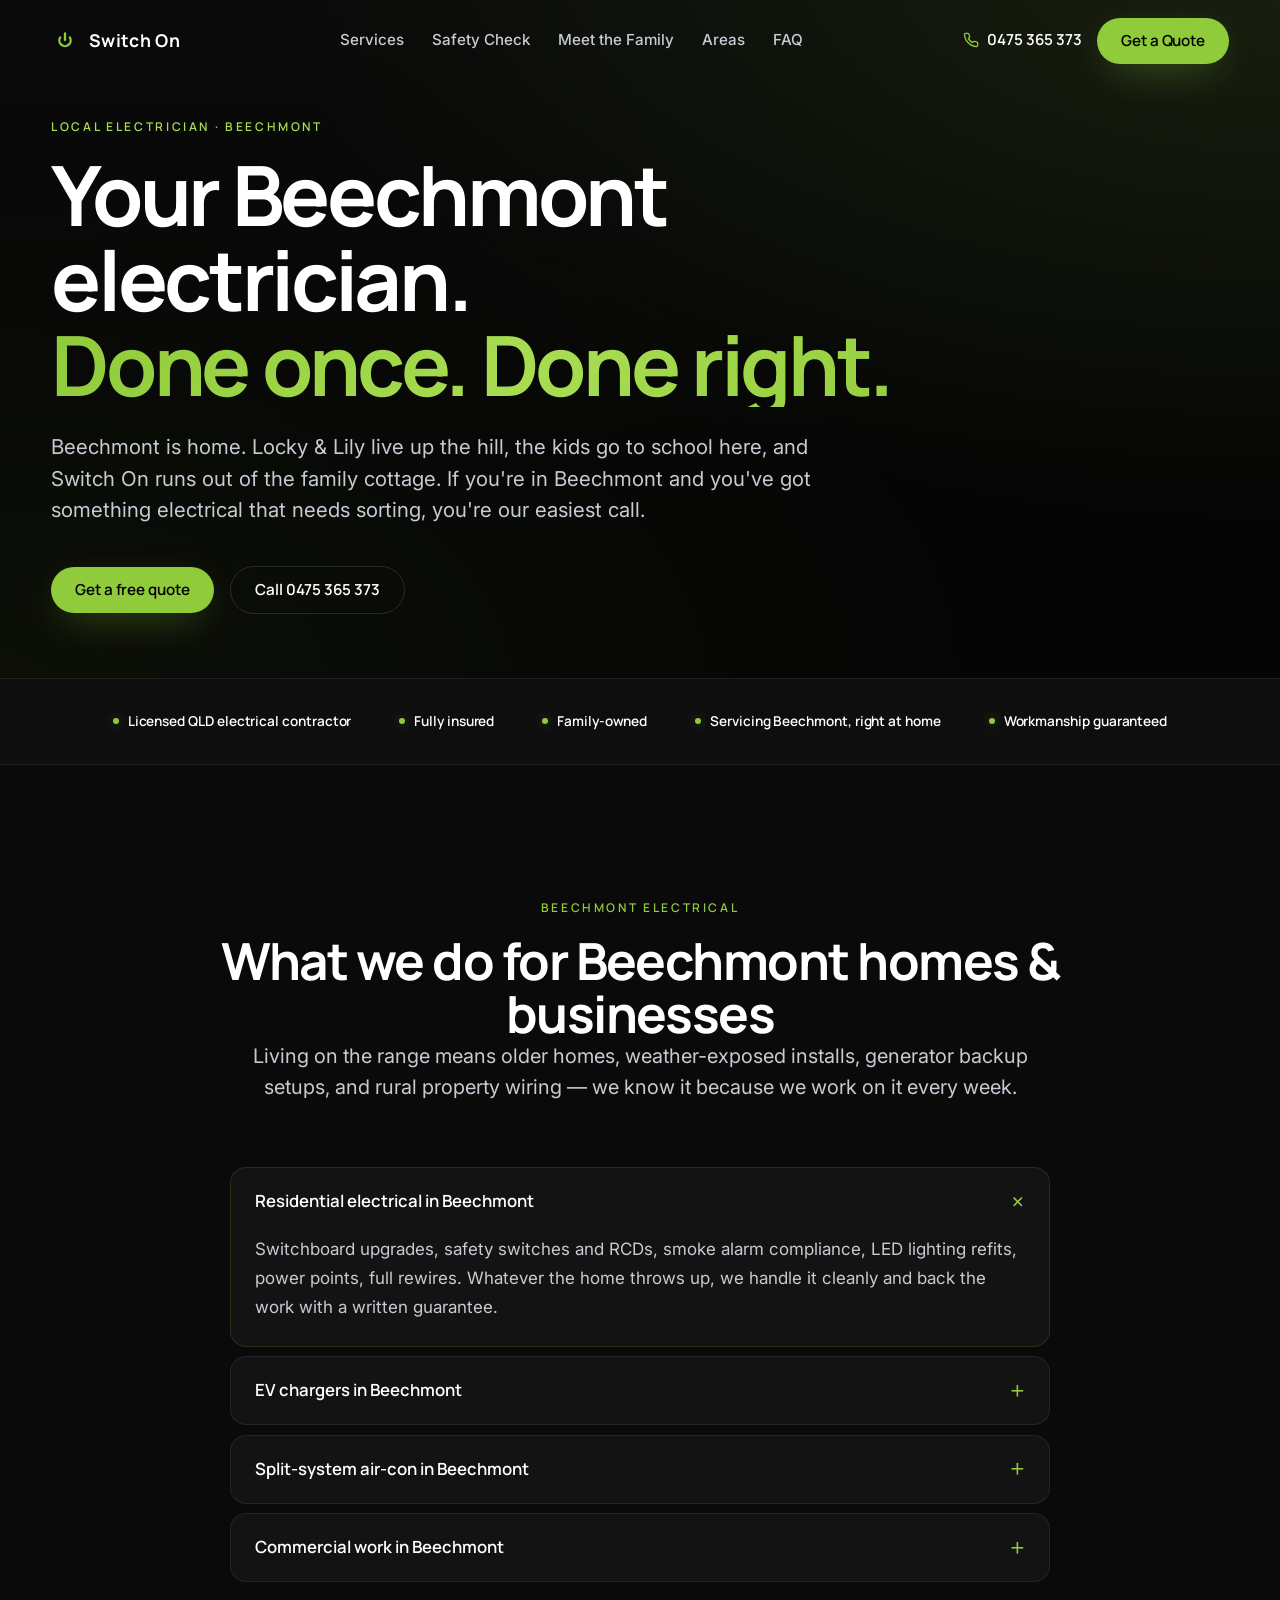
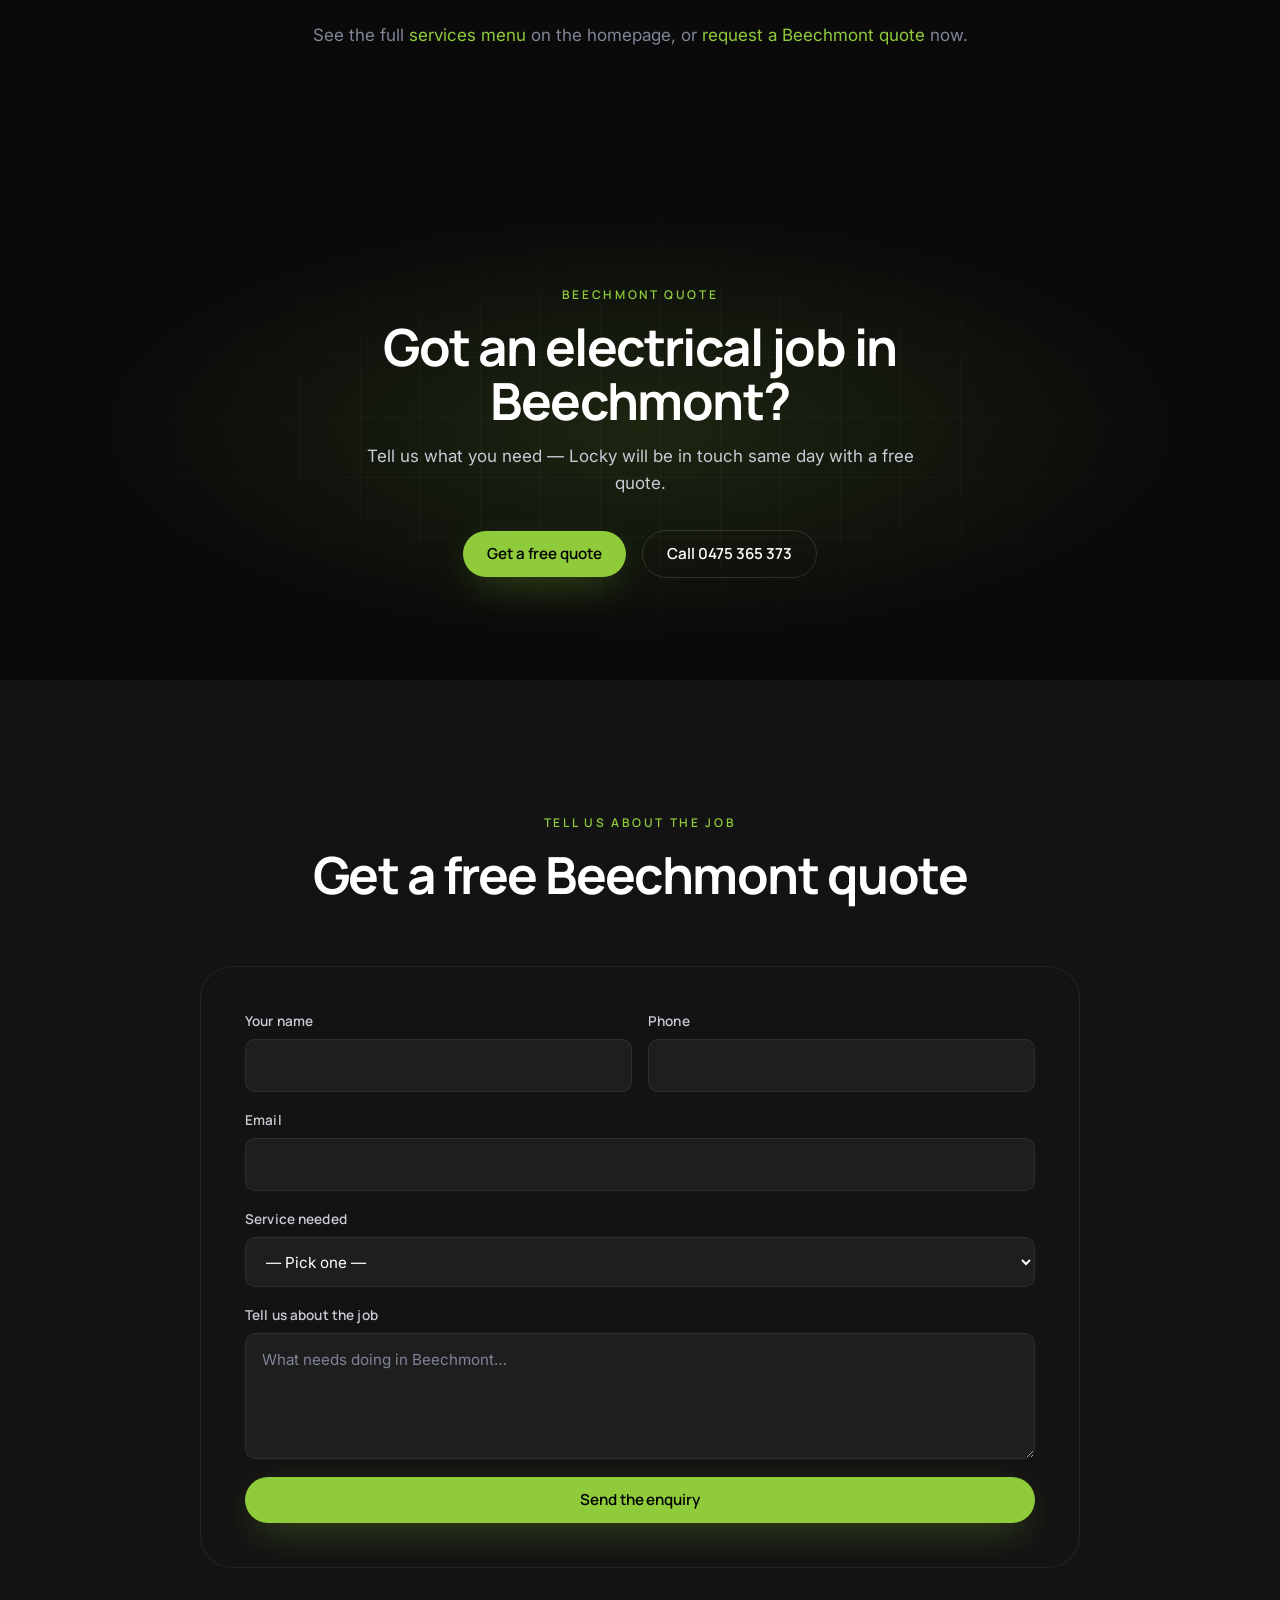
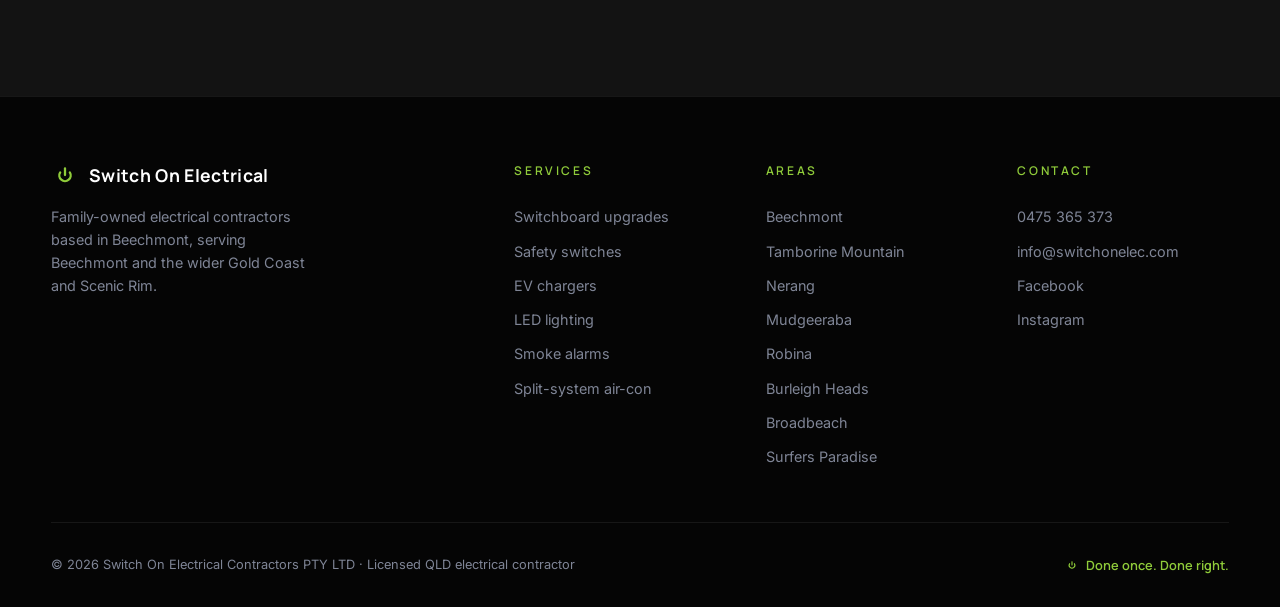
<file: suburbs/beechmont.html>
<!DOCTYPE html>
<html lang="en-AU">
<head>
  <meta charset="UTF-8">
  <meta name="viewport" content="width=device-width, initial-scale=1, viewport-fit=cover">
  <title>Beechmont Electrician — Switch On Electrical Contractors</title>
  <meta name="description" content="Local Beechmont electricians — Locky &amp; Lily live here. Switchboards, EV chargers, lighting, safety switches, smoke alarms, split-system air-con. Same-day quotes.">
  <meta name="theme-color" content="#0A0A0A">

  <link rel="icon" type="image/svg+xml" href="../assets/logo/favicon.svg">
  <link rel="canonical" href="https://switchonelec.com/suburbs/beechmont.html">

  <meta property="og:type" content="website">
  <meta property="og:url" content="https://switchonelec.com/suburbs/beechmont.html">
  <meta property="og:title" content="Beechmont Electrician — Switch On Electrical Contractors">
  <meta property="og:description" content="Local Beechmont electricians — Locky &amp; Lily live here. Switchboards, EV chargers, lighting, safety switches, smoke alarms, split-system air-con. Same-day quotes.">
  <meta property="og:image" content="https://switchonelec.com/assets/og-image.jpg">

  <link rel="preconnect" href="https://fonts.googleapis.com">
  <link rel="preconnect" href="https://fonts.gstatic.com" crossorigin>
  <link href="https://fonts.googleapis.com/css2?family=Manrope:wght@500;600;700&family=Inter:wght@400;500;600&display=swap" rel="stylesheet">

  <link rel="stylesheet" href="../styles.css">

  <script type="application/ld+json">
  {
    "@context": "https://schema.org",
    "@type": "Electrician",
    "name": "Switch On Electrical Contractors PTY LTD",
    "image": "https://switchonelec.com/assets/og-image.jpg",
    "url": "https://switchonelec.com/suburbs/beechmont.html",
    "telephone": "+61475365373",
    "email": "info@switchonelec.com",
    "priceRange": "$$",
    "description": "Local Beechmont electricians — Locky &amp; Lily live here. Switchboards, EV chargers, lighting, safety switches, smoke alarms, split-system air-con. Same-day quotes.",
    "address": {
      "@type": "PostalAddress",
      "addressLocality": "Beechmont",
      "addressRegion": "QLD",
      "addressCountry": "AU"
    },
    "areaServed": {
      "@type": "Place",
      "name": "Beechmont, QLD"
    },
    "openingHoursSpecification": [{
      "@type": "OpeningHoursSpecification",
      "dayOfWeek": ["Monday","Tuesday","Wednesday","Thursday","Friday"],
      "opens": "07:00",
      "closes": "18:00"
    }],
    "aggregateRating": {
      "@type": "AggregateRating",
      "ratingValue": "5.0",
      "reviewCount": "3"
    }
  }
  </script>
</head>
<body>

  <nav class="nav scrolled" id="nav" aria-label="Main">
    <div class="container nav-inner">
      <a class="nav-logo" href="../index.html" aria-label="Switch On Electrical Contractors — home">
        <svg class="pwr-icon" viewBox="0 0 32 32" aria-hidden="true">
          <g stroke="currentColor" stroke-width="2.6" fill="none" stroke-linecap="round" stroke-linejoin="round" transform="translate(16 16.5)">
            <path d="M -5.5 -3.5 A 6.5 6.5 0 1 0 5.5 -3.5" />
            <line x1="0" y1="-8" x2="0" y2="-0.5" />
          </g>
        </svg>
        <span>Switch On</span>
      </a>
      <div class="nav-links">
        <a href="../index.html#services">Services</a>
        <a href="../index.html#quiz">Safety Check</a>
        <a href="../index.html#about">Meet the Family</a>
        <a href="../index.html#areas">Areas</a>
        <a href="../index.html#faq">FAQ</a>
      </div>
      <div class="nav-cta">
        <a class="nav-phone" href="tel:0475365373" aria-label="Call Switch On Electrical on 0475 365 373">
          <svg class="icon" viewBox="0 0 24 24" fill="none" stroke="currentColor" stroke-width="2" stroke-linecap="round" stroke-linejoin="round" aria-hidden="true">
            <path d="M22 16.92v3a2 2 0 0 1-2.18 2 19.79 19.79 0 0 1-8.63-3.07 19.5 19.5 0 0 1-6-6 19.79 19.79 0 0 1-3.07-8.67A2 2 0 0 1 4.11 2h3a2 2 0 0 1 2 1.72 12.84 12.84 0 0 0 .7 2.81 2 2 0 0 1-.45 2.11L8.09 9.91a16 16 0 0 0 6 6l1.27-1.27a2 2 0 0 1 2.11-.45 12.84 12.84 0 0 0 2.81.7A2 2 0 0 1 22 16.92z"/>
          </svg>
          0475 365 373
        </a>
        <a class="btn btn-primary" href="#contact">Get a Quote</a>
      </div>
    </div>
  </nav>

  <header class="hero" id="top" style="min-height: 70vh;">
    <div class="hero-bg" aria-hidden="true"></div>
    <div class="container">
      <div class="hero-content">
        <span class="eyebrow">Local electrician · Beechmont</span>
        <h1>Your Beechmont electrician.<br><span class="accent-line">Done once. Done right.</span></h1>
        <p class="hero-sub">Beechmont is home. Locky &amp; Lily live up the hill, the kids go to school here, and Switch On runs out of the family cottage. If you're in Beechmont and you've got something electrical that needs sorting, you're our easiest call.</p>
        <div class="hero-cta">
          <a class="btn btn-primary" href="#contact">Get a free quote</a>
          <a class="btn btn-secondary" href="tel:0475365373">Call 0475 365 373</a>
        </div>
      </div>
    </div>
  </header>

  <section class="trust-strip">
    <div class="container trust-row">
      <span class="trust-pill"><span class="pip"></span>Licensed QLD electrical contractor</span>
      <span class="trust-pill"><span class="pip"></span>Fully insured</span>
      <span class="trust-pill"><span class="pip"></span>Family-owned</span>
      <span class="trust-pill"><span class="pip"></span>Servicing Beechmont, right at home</span>
      <span class="trust-pill"><span class="pip"></span>Workmanship guaranteed</span>
    </div>
  </section>

  <section class="section">
    <div class="container container-narrow">
      <div class="section-head">
        <span class="eyebrow">Beechmont electrical</span>
        <h2>What we do for Beechmont homes &amp; businesses</h2>
        <p class="lead">Living on the range means older homes, weather-exposed installs, generator backup setups, and rural property wiring — we know it because we work on it every week.</p>
      </div>

      <div class="faq-list" style="margin-bottom: 2.5rem;">
        <details class="faq-item" open>
          <summary>Residential electrical in Beechmont</summary>
          <div class="faq-body">Switchboard upgrades, safety switches and RCDs, smoke alarm compliance, LED lighting refits, power points, full rewires. Whatever the home throws up, we handle it cleanly and back the work with a written guarantee.</div>
        </details>
        <details class="faq-item">
          <summary>EV chargers in Beechmont</summary>
          <div class="faq-body">Tesla Gen 3, Wallbox, Zappi, universal — we'll install whatever you've bought, on a dedicated circuit, with smart-charging set up. Most installs are done in half a day.</div>
        </details>
        <details class="faq-item">
          <summary>Split-system air-con in Beechmont</summary>
          <div class="faq-body">Supply &amp; install, or wire-in for the unit you've already got. We do the electrical side (dedicated circuit, isolator, tidy cable runs) and partner with refrig-licensed installers for the gas work where needed.</div>
        </details>
        <details class="faq-item">
          <summary>Commercial work in Beechmont</summary>
          <div class="faq-body">Shopfronts, cafés, offices, light industrial. Fit-outs, maintenance, test &amp; tag, three-phase, after-hours where it has to be.</div>
        </details>
      </div>

      <p style="text-align: center; color: var(--text-muted);">See the full <a href="../index.html#services" style="color: var(--accent);">services menu</a> on the homepage, or <a href="#contact" style="color: var(--accent);">request a Beechmont quote</a> now.</p>
    </div>
  </section>

  <section class="cta-strip">
    <div class="container">
      <span class="eyebrow">Beechmont quote</span>
      <h2>Got an electrical job in Beechmont?</h2>
      <p>Tell us what you need — Locky will be in touch same day with a free quote.</p>
      <div class="hero-cta">
        <a class="btn btn-primary" href="#contact">Get a free quote</a>
        <a class="btn btn-secondary" href="tel:0475365373">Call 0475 365 373</a>
      </div>
    </div>
  </section>

  <section class="section" id="contact" style="background: var(--bg-surface);">
    <div class="container container-narrow">
      <div class="section-head">
        <span class="eyebrow">Tell us about the job</span>
        <h2>Get a free Beechmont quote</h2>
      </div>

      <form class="contact-form" id="contactForm"
            action="https://api.web3forms.com/submit"
            method="POST">
        <input type="hidden" name="access_key" value="REPLACE_WITH_WEB3FORMS_KEY">
        <input type="hidden" name="subject" value="New quote enquiry (Beechmont) — switchonelec.com">
        <input type="hidden" name="from_name" value="Switch On website">
        <input type="hidden" name="suburb" value="Beechmont">
        <input type="checkbox" name="botcheck" style="display:none" tabindex="-1" autocomplete="off">

        <div class="field-row">
          <div class="field">
            <label for="f-name">Your name</label>
            <input id="f-name" name="name" type="text" autocomplete="name" required>
          </div>
          <div class="field">
            <label for="f-phone">Phone</label>
            <input id="f-phone" name="phone" type="tel" autocomplete="tel" required>
          </div>
        </div>
        <div class="field">
          <label for="f-email">Email</label>
          <input id="f-email" name="email" type="email" autocomplete="email">
        </div>
        <div class="field">
          <label for="f-service">Service needed</label>
          <select id="f-service" name="service" required>
            <option value="">— Pick one —</option>
            <option value="Switchboard upgrade">Switchboard upgrade</option>
            <option value="Safety switches / RCDs">Safety switches / RCDs</option>
            <option value="EV charger install">EV charger install</option>
            <option value="LED lighting upgrade">LED lighting upgrade</option>
            <option value="Power points / rewires">Power points / rewires</option>
            <option value="Smoke alarms">Smoke alarms</option>
            <option value="Split-system air-con">Split-system air-con</option>
            <option value="Commercial fit-out">Commercial fit-out</option>
            <option value="Not sure yet">Not sure yet — talk it through</option>
          </select>
        </div>
        <div class="field">
          <label for="f-message">Tell us about the job</label>
          <textarea id="f-message" name="message" rows="4" placeholder="What needs doing in Beechmont…"></textarea>
        </div>
        <button class="btn btn-primary" type="submit">Send the enquiry</button>
        <div class="form-status" id="formStatus" role="status" aria-live="polite"></div>
      </form>
    </div>
  </section>

  <footer class="footer">
    <div class="container">
      <div class="footer-grid">
        <div class="footer-brand">
          <a class="nav-logo" href="../index.html" aria-label="Switch On Electrical Contractors — home">
            <svg class="pwr-icon" viewBox="0 0 32 32" aria-hidden="true">
              <g stroke="currentColor" stroke-width="2.6" fill="none" stroke-linecap="round" stroke-linejoin="round" transform="translate(16 16.5)">
                <path d="M -5.5 -3.5 A 6.5 6.5 0 1 0 5.5 -3.5" />
                <line x1="0" y1="-8" x2="0" y2="-0.5" />
              </g>
            </svg>
            <span>Switch On Electrical</span>
          </a>
          <p>Family-owned electrical contractors based in Beechmont, serving Beechmont and the wider Gold Coast and Scenic Rim.</p>
        </div>
        <div class="footer-col">
          <h4>Services</h4>
          <a href="../index.html#services">Switchboard upgrades</a>
          <a href="../index.html#services">Safety switches</a>
          <a href="../index.html#services">EV chargers</a>
          <a href="../index.html#services">LED lighting</a>
          <a href="../index.html#services">Smoke alarms</a>
          <a href="../index.html#services">Split-system air-con</a>
        </div>
        <div class="footer-col">
          <h4>Areas</h4>
          <a href="beechmont.html">Beechmont</a>
          <a href="tamborine-mountain.html">Tamborine Mountain</a>
          <a href="nerang.html">Nerang</a>
          <a href="mudgeeraba.html">Mudgeeraba</a>
          <a href="robina.html">Robina</a>
          <a href="burleigh-heads.html">Burleigh Heads</a>
          <a href="broadbeach.html">Broadbeach</a>
          <a href="surfers-paradise.html">Surfers Paradise</a>
        </div>
        <div class="footer-col">
          <h4>Contact</h4>
          <a href="tel:0475365373">0475 365 373</a>
          <a href="mailto:info@switchonelec.com">info@switchonelec.com</a>
          <a href="https://www.facebook.com/people/Switch-On-Electrical-Contractors-PTY-LTD/61574269461880/" target="_blank" rel="noopener">Facebook</a>
          <a href="https://www.instagram.com/switchon.elec/" target="_blank" rel="noopener">Instagram</a>
        </div>
      </div>
      <div class="footer-bottom">
        <div>© <span id="year">2026</span> Switch On Electrical Contractors PTY LTD · Licensed QLD electrical contractor</div>
        <div class="tagline">
          <svg width="14" height="14" viewBox="0 0 32 32" aria-hidden="true">
            <g stroke="currentColor" stroke-width="2.6" fill="none" stroke-linecap="round" stroke-linejoin="round" transform="translate(16 16.5)">
              <path d="M -5.5 -3.5 A 6.5 6.5 0 1 0 5.5 -3.5" />
              <line x1="0" y1="-8" x2="0" y2="-0.5" />
            </g>
          </svg>
          Done once. Done right.
        </div>
      </div>
    </div>
  </footer>

  <div class="sticky-cta" id="stickyCta">
    <a class="btn btn-secondary" href="tel:0475365373" aria-label="Call Switch On Electrical">Call</a>
    <a class="btn btn-primary" href="#contact">Quote</a>
  </div>

  <script src="../vendor/lenis.min.js" defer></script>
  <script src="../vendor/gsap.min.js" defer></script>
  <script src="../vendor/ScrollTrigger.min.js" defer></script>
  <script src="../script.js" defer></script>
</body>
</html>
</file>
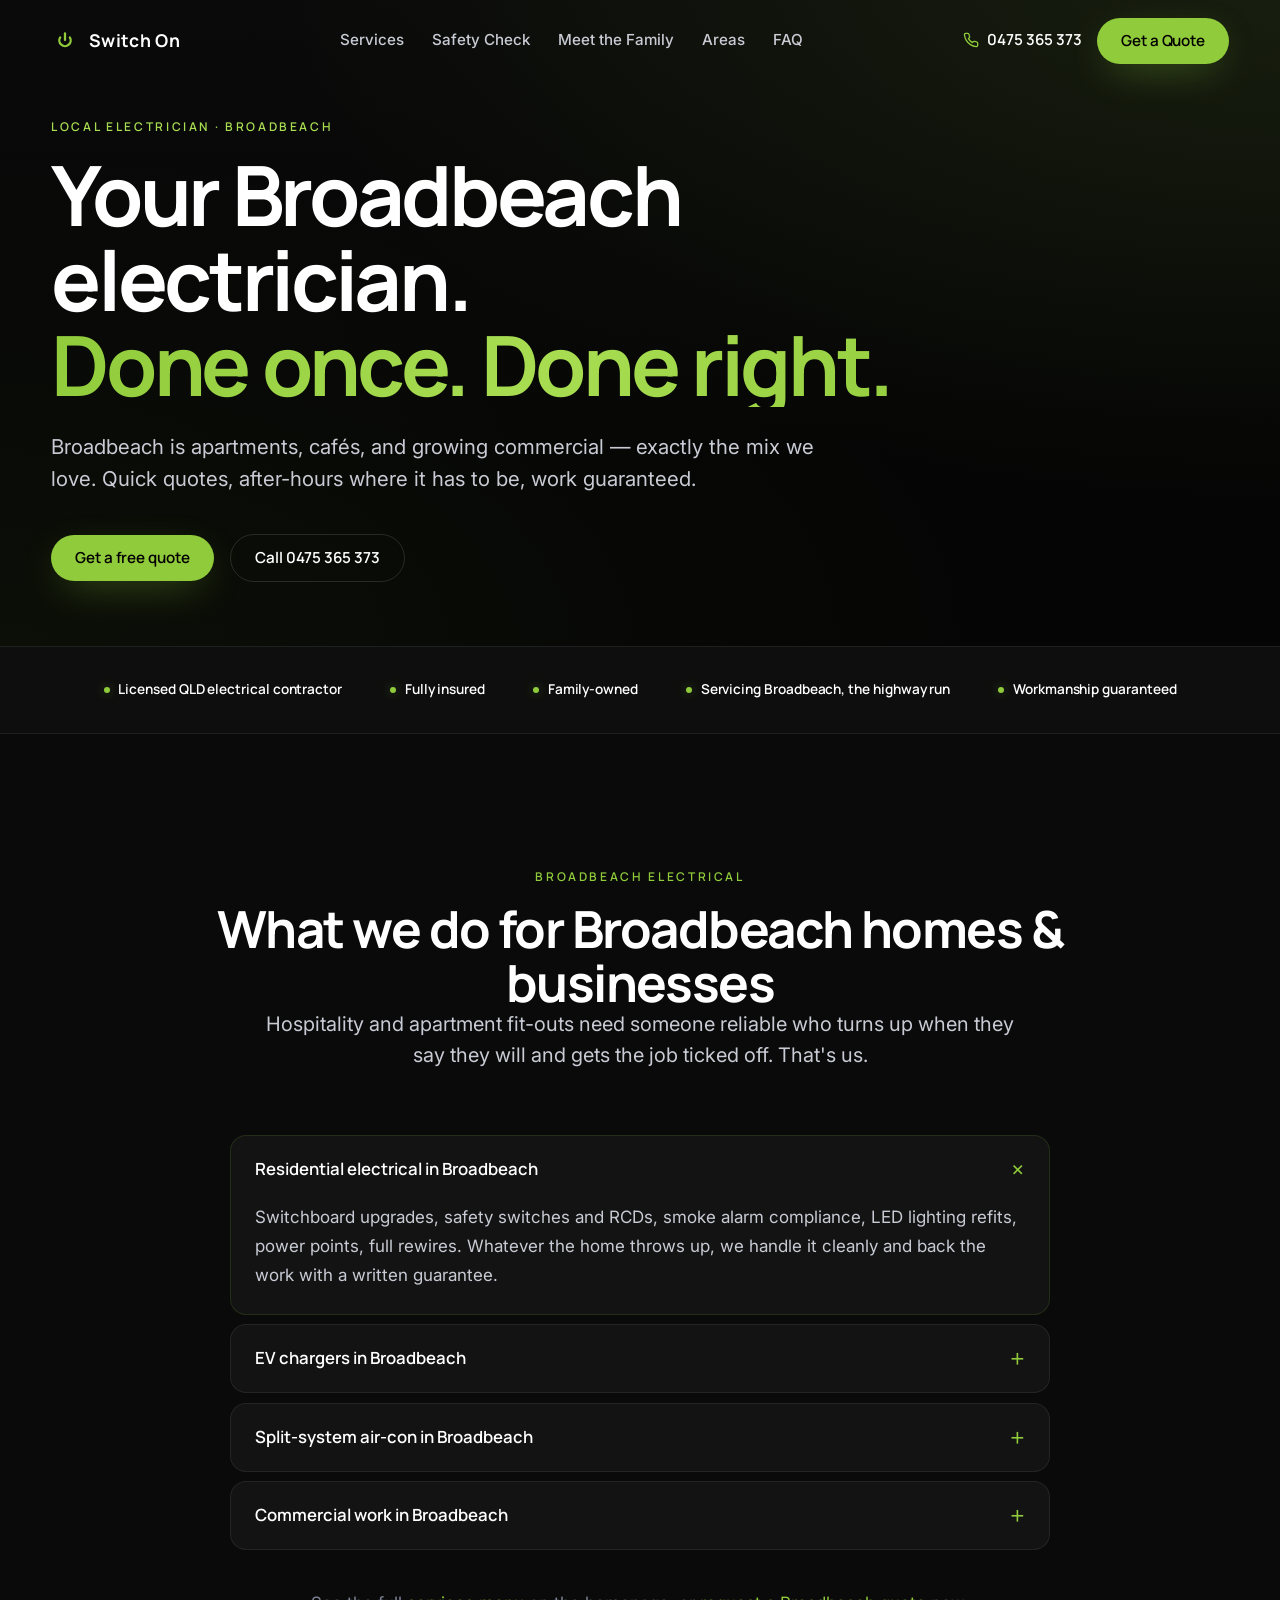
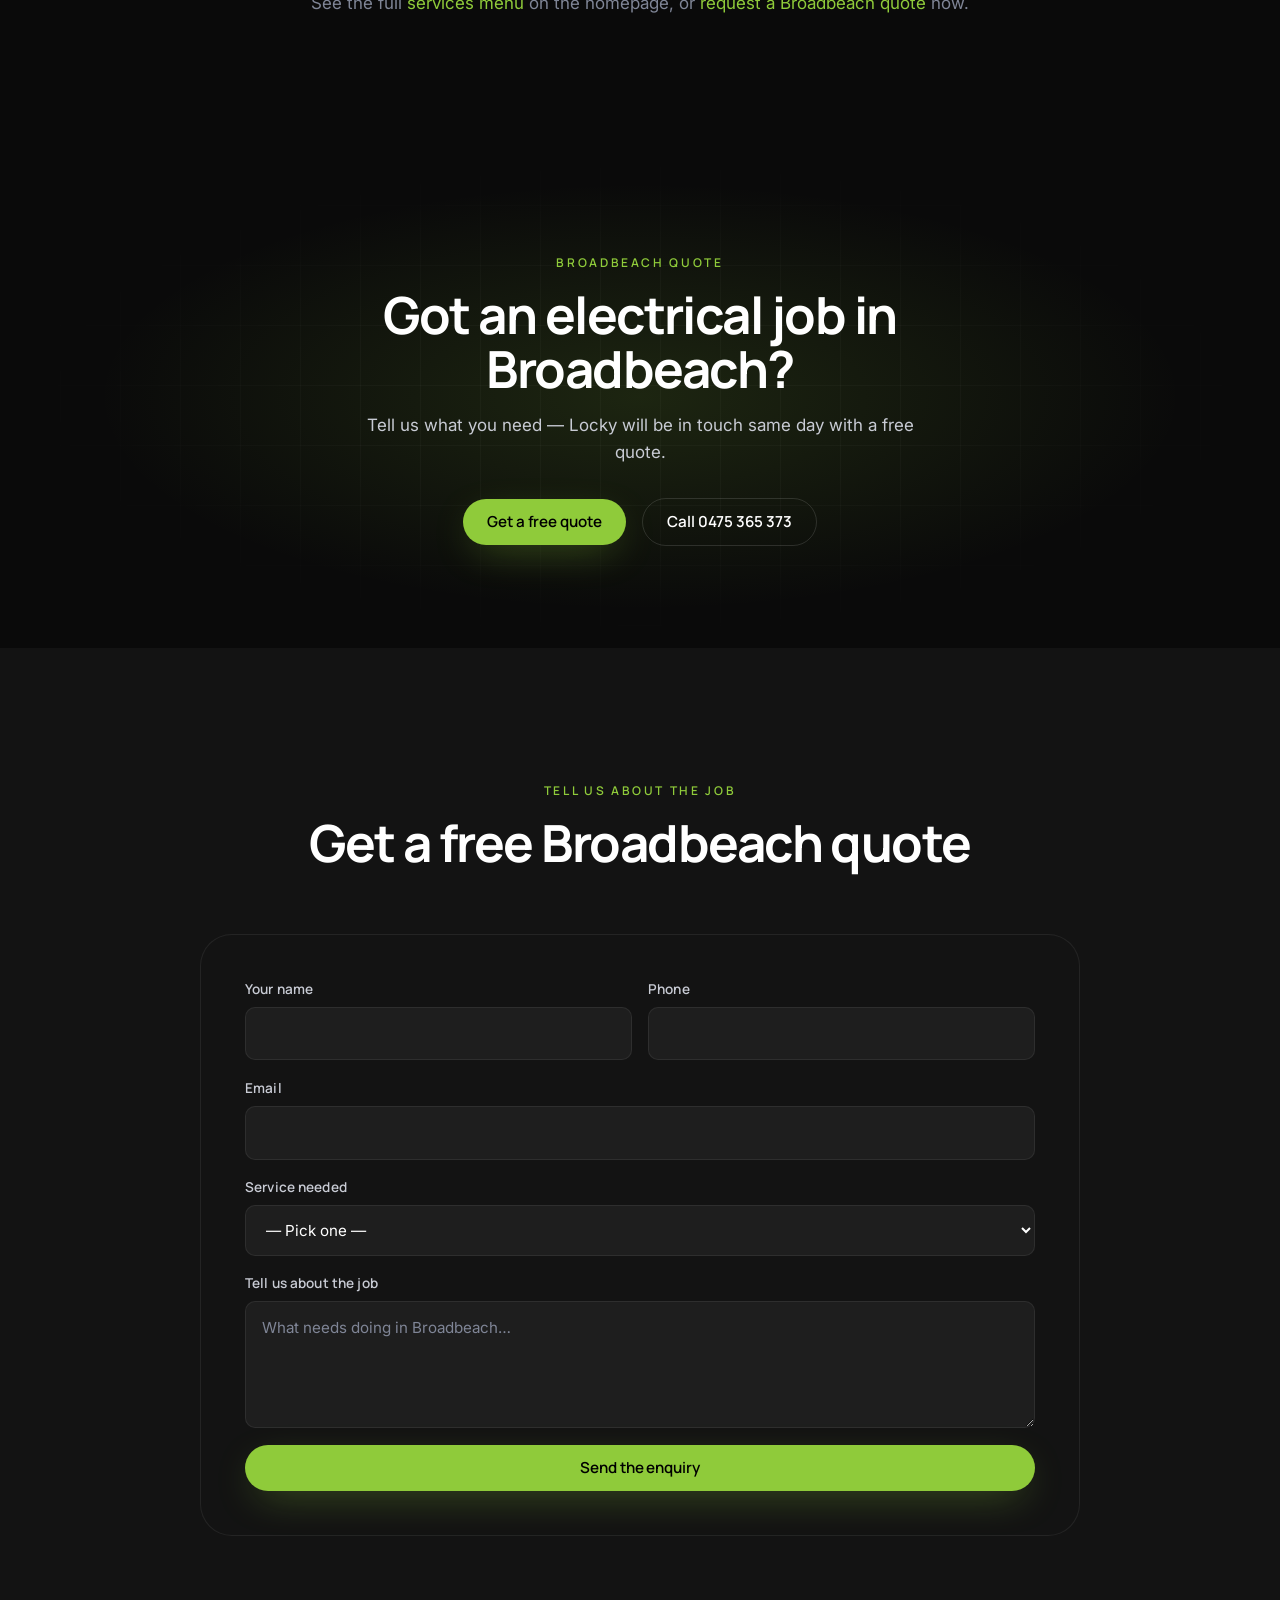
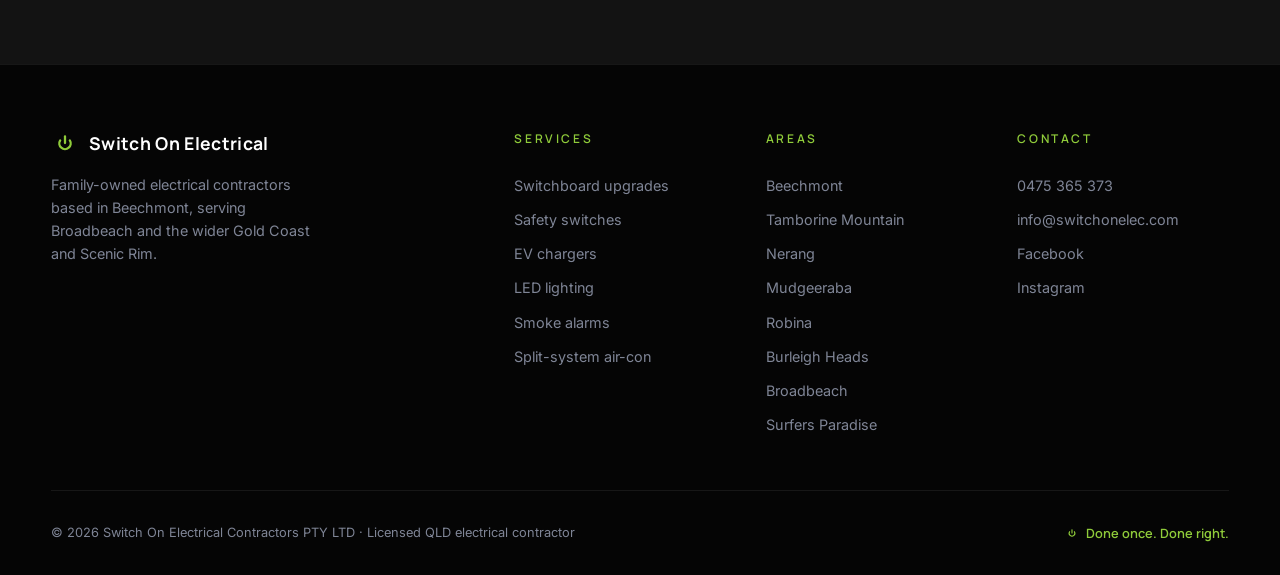
<file: suburbs/broadbeach.html>
<!DOCTYPE html>
<html lang="en-AU">
<head>
  <meta charset="UTF-8">
  <meta name="viewport" content="width=device-width, initial-scale=1, viewport-fit=cover">
  <title>Broadbeach Electrician — Switch On</title>
  <meta name="description" content="Broadbeach electricians — residential, apartments, commercial fit-outs. Switchboards, EV chargers, lighting, safety switches, split-system air-con.">
  <meta name="theme-color" content="#0A0A0A">

  <link rel="icon" type="image/svg+xml" href="../assets/logo/favicon.svg">
  <link rel="canonical" href="https://switchonelec.com/suburbs/broadbeach.html">

  <meta property="og:type" content="website">
  <meta property="og:url" content="https://switchonelec.com/suburbs/broadbeach.html">
  <meta property="og:title" content="Broadbeach Electrician — Switch On">
  <meta property="og:description" content="Broadbeach electricians — residential, apartments, commercial fit-outs. Switchboards, EV chargers, lighting, safety switches, split-system air-con.">
  <meta property="og:image" content="https://switchonelec.com/assets/og-image.jpg">

  <link rel="preconnect" href="https://fonts.googleapis.com">
  <link rel="preconnect" href="https://fonts.gstatic.com" crossorigin>
  <link href="https://fonts.googleapis.com/css2?family=Manrope:wght@500;600;700&family=Inter:wght@400;500;600&display=swap" rel="stylesheet">

  <link rel="stylesheet" href="../styles.css">

  <script type="application/ld+json">
  {
    "@context": "https://schema.org",
    "@type": "Electrician",
    "name": "Switch On Electrical Contractors PTY LTD",
    "image": "https://switchonelec.com/assets/og-image.jpg",
    "url": "https://switchonelec.com/suburbs/broadbeach.html",
    "telephone": "+61475365373",
    "email": "info@switchonelec.com",
    "priceRange": "$$",
    "description": "Broadbeach electricians — residential, apartments, commercial fit-outs. Switchboards, EV chargers, lighting, safety switches, split-system air-con.",
    "address": {
      "@type": "PostalAddress",
      "addressLocality": "Beechmont",
      "addressRegion": "QLD",
      "addressCountry": "AU"
    },
    "areaServed": {
      "@type": "Place",
      "name": "Broadbeach, QLD"
    },
    "openingHoursSpecification": [{
      "@type": "OpeningHoursSpecification",
      "dayOfWeek": ["Monday","Tuesday","Wednesday","Thursday","Friday"],
      "opens": "07:00",
      "closes": "18:00"
    }],
    "aggregateRating": {
      "@type": "AggregateRating",
      "ratingValue": "5.0",
      "reviewCount": "3"
    }
  }
  </script>
</head>
<body>

  <nav class="nav scrolled" id="nav" aria-label="Main">
    <div class="container nav-inner">
      <a class="nav-logo" href="../index.html" aria-label="Switch On Electrical Contractors — home">
        <svg class="pwr-icon" viewBox="0 0 32 32" aria-hidden="true">
          <g stroke="currentColor" stroke-width="2.6" fill="none" stroke-linecap="round" stroke-linejoin="round" transform="translate(16 16.5)">
            <path d="M -5.5 -3.5 A 6.5 6.5 0 1 0 5.5 -3.5" />
            <line x1="0" y1="-8" x2="0" y2="-0.5" />
          </g>
        </svg>
        <span>Switch On</span>
      </a>
      <div class="nav-links">
        <a href="../index.html#services">Services</a>
        <a href="../index.html#quiz">Safety Check</a>
        <a href="../index.html#about">Meet the Family</a>
        <a href="../index.html#areas">Areas</a>
        <a href="../index.html#faq">FAQ</a>
      </div>
      <div class="nav-cta">
        <a class="nav-phone" href="tel:0475365373" aria-label="Call Switch On Electrical on 0475 365 373">
          <svg class="icon" viewBox="0 0 24 24" fill="none" stroke="currentColor" stroke-width="2" stroke-linecap="round" stroke-linejoin="round" aria-hidden="true">
            <path d="M22 16.92v3a2 2 0 0 1-2.18 2 19.79 19.79 0 0 1-8.63-3.07 19.5 19.5 0 0 1-6-6 19.79 19.79 0 0 1-3.07-8.67A2 2 0 0 1 4.11 2h3a2 2 0 0 1 2 1.72 12.84 12.84 0 0 0 .7 2.81 2 2 0 0 1-.45 2.11L8.09 9.91a16 16 0 0 0 6 6l1.27-1.27a2 2 0 0 1 2.11-.45 12.84 12.84 0 0 0 2.81.7A2 2 0 0 1 22 16.92z"/>
          </svg>
          0475 365 373
        </a>
        <a class="btn btn-primary" href="#contact">Get a Quote</a>
      </div>
    </div>
  </nav>

  <header class="hero" id="top" style="min-height: 70vh;">
    <div class="hero-bg" aria-hidden="true"></div>
    <div class="container">
      <div class="hero-content">
        <span class="eyebrow">Local electrician · Broadbeach</span>
        <h1>Your Broadbeach electrician.<br><span class="accent-line">Done once. Done right.</span></h1>
        <p class="hero-sub">Broadbeach is apartments, cafés, and growing commercial — exactly the mix we love. Quick quotes, after-hours where it has to be, work guaranteed.</p>
        <div class="hero-cta">
          <a class="btn btn-primary" href="#contact">Get a free quote</a>
          <a class="btn btn-secondary" href="tel:0475365373">Call 0475 365 373</a>
        </div>
      </div>
    </div>
  </header>

  <section class="trust-strip">
    <div class="container trust-row">
      <span class="trust-pill"><span class="pip"></span>Licensed QLD electrical contractor</span>
      <span class="trust-pill"><span class="pip"></span>Fully insured</span>
      <span class="trust-pill"><span class="pip"></span>Family-owned</span>
      <span class="trust-pill"><span class="pip"></span>Servicing Broadbeach, the highway run</span>
      <span class="trust-pill"><span class="pip"></span>Workmanship guaranteed</span>
    </div>
  </section>

  <section class="section">
    <div class="container container-narrow">
      <div class="section-head">
        <span class="eyebrow">Broadbeach electrical</span>
        <h2>What we do for Broadbeach homes &amp; businesses</h2>
        <p class="lead">Hospitality and apartment fit-outs need someone reliable who turns up when they say they will and gets the job ticked off. That's us.</p>
      </div>

      <div class="faq-list" style="margin-bottom: 2.5rem;">
        <details class="faq-item" open>
          <summary>Residential electrical in Broadbeach</summary>
          <div class="faq-body">Switchboard upgrades, safety switches and RCDs, smoke alarm compliance, LED lighting refits, power points, full rewires. Whatever the home throws up, we handle it cleanly and back the work with a written guarantee.</div>
        </details>
        <details class="faq-item">
          <summary>EV chargers in Broadbeach</summary>
          <div class="faq-body">Tesla Gen 3, Wallbox, Zappi, universal — we'll install whatever you've bought, on a dedicated circuit, with smart-charging set up. Most installs are done in half a day.</div>
        </details>
        <details class="faq-item">
          <summary>Split-system air-con in Broadbeach</summary>
          <div class="faq-body">Supply &amp; install, or wire-in for the unit you've already got. We do the electrical side (dedicated circuit, isolator, tidy cable runs) and partner with refrig-licensed installers for the gas work where needed.</div>
        </details>
        <details class="faq-item">
          <summary>Commercial work in Broadbeach</summary>
          <div class="faq-body">Shopfronts, cafés, offices, light industrial. Fit-outs, maintenance, test &amp; tag, three-phase, after-hours where it has to be.</div>
        </details>
      </div>

      <p style="text-align: center; color: var(--text-muted);">See the full <a href="../index.html#services" style="color: var(--accent);">services menu</a> on the homepage, or <a href="#contact" style="color: var(--accent);">request a Broadbeach quote</a> now.</p>
    </div>
  </section>

  <section class="cta-strip">
    <div class="container">
      <span class="eyebrow">Broadbeach quote</span>
      <h2>Got an electrical job in Broadbeach?</h2>
      <p>Tell us what you need — Locky will be in touch same day with a free quote.</p>
      <div class="hero-cta">
        <a class="btn btn-primary" href="#contact">Get a free quote</a>
        <a class="btn btn-secondary" href="tel:0475365373">Call 0475 365 373</a>
      </div>
    </div>
  </section>

  <section class="section" id="contact" style="background: var(--bg-surface);">
    <div class="container container-narrow">
      <div class="section-head">
        <span class="eyebrow">Tell us about the job</span>
        <h2>Get a free Broadbeach quote</h2>
      </div>

      <form class="contact-form" id="contactForm"
            action="https://api.web3forms.com/submit"
            method="POST">
        <input type="hidden" name="access_key" value="REPLACE_WITH_WEB3FORMS_KEY">
        <input type="hidden" name="subject" value="New quote enquiry (Broadbeach) — switchonelec.com">
        <input type="hidden" name="from_name" value="Switch On website">
        <input type="hidden" name="suburb" value="Broadbeach">
        <input type="checkbox" name="botcheck" style="display:none" tabindex="-1" autocomplete="off">

        <div class="field-row">
          <div class="field">
            <label for="f-name">Your name</label>
            <input id="f-name" name="name" type="text" autocomplete="name" required>
          </div>
          <div class="field">
            <label for="f-phone">Phone</label>
            <input id="f-phone" name="phone" type="tel" autocomplete="tel" required>
          </div>
        </div>
        <div class="field">
          <label for="f-email">Email</label>
          <input id="f-email" name="email" type="email" autocomplete="email">
        </div>
        <div class="field">
          <label for="f-service">Service needed</label>
          <select id="f-service" name="service" required>
            <option value="">— Pick one —</option>
            <option value="Switchboard upgrade">Switchboard upgrade</option>
            <option value="Safety switches / RCDs">Safety switches / RCDs</option>
            <option value="EV charger install">EV charger install</option>
            <option value="LED lighting upgrade">LED lighting upgrade</option>
            <option value="Power points / rewires">Power points / rewires</option>
            <option value="Smoke alarms">Smoke alarms</option>
            <option value="Split-system air-con">Split-system air-con</option>
            <option value="Commercial fit-out">Commercial fit-out</option>
            <option value="Not sure yet">Not sure yet — talk it through</option>
          </select>
        </div>
        <div class="field">
          <label for="f-message">Tell us about the job</label>
          <textarea id="f-message" name="message" rows="4" placeholder="What needs doing in Broadbeach…"></textarea>
        </div>
        <button class="btn btn-primary" type="submit">Send the enquiry</button>
        <div class="form-status" id="formStatus" role="status" aria-live="polite"></div>
      </form>
    </div>
  </section>

  <footer class="footer">
    <div class="container">
      <div class="footer-grid">
        <div class="footer-brand">
          <a class="nav-logo" href="../index.html" aria-label="Switch On Electrical Contractors — home">
            <svg class="pwr-icon" viewBox="0 0 32 32" aria-hidden="true">
              <g stroke="currentColor" stroke-width="2.6" fill="none" stroke-linecap="round" stroke-linejoin="round" transform="translate(16 16.5)">
                <path d="M -5.5 -3.5 A 6.5 6.5 0 1 0 5.5 -3.5" />
                <line x1="0" y1="-8" x2="0" y2="-0.5" />
              </g>
            </svg>
            <span>Switch On Electrical</span>
          </a>
          <p>Family-owned electrical contractors based in Beechmont, serving Broadbeach and the wider Gold Coast and Scenic Rim.</p>
        </div>
        <div class="footer-col">
          <h4>Services</h4>
          <a href="../index.html#services">Switchboard upgrades</a>
          <a href="../index.html#services">Safety switches</a>
          <a href="../index.html#services">EV chargers</a>
          <a href="../index.html#services">LED lighting</a>
          <a href="../index.html#services">Smoke alarms</a>
          <a href="../index.html#services">Split-system air-con</a>
        </div>
        <div class="footer-col">
          <h4>Areas</h4>
          <a href="beechmont.html">Beechmont</a>
          <a href="tamborine-mountain.html">Tamborine Mountain</a>
          <a href="nerang.html">Nerang</a>
          <a href="mudgeeraba.html">Mudgeeraba</a>
          <a href="robina.html">Robina</a>
          <a href="burleigh-heads.html">Burleigh Heads</a>
          <a href="broadbeach.html">Broadbeach</a>
          <a href="surfers-paradise.html">Surfers Paradise</a>
        </div>
        <div class="footer-col">
          <h4>Contact</h4>
          <a href="tel:0475365373">0475 365 373</a>
          <a href="mailto:info@switchonelec.com">info@switchonelec.com</a>
          <a href="https://www.facebook.com/people/Switch-On-Electrical-Contractors-PTY-LTD/61574269461880/" target="_blank" rel="noopener">Facebook</a>
          <a href="https://www.instagram.com/switchon.elec/" target="_blank" rel="noopener">Instagram</a>
        </div>
      </div>
      <div class="footer-bottom">
        <div>© <span id="year">2026</span> Switch On Electrical Contractors PTY LTD · Licensed QLD electrical contractor</div>
        <div class="tagline">
          <svg width="14" height="14" viewBox="0 0 32 32" aria-hidden="true">
            <g stroke="currentColor" stroke-width="2.6" fill="none" stroke-linecap="round" stroke-linejoin="round" transform="translate(16 16.5)">
              <path d="M -5.5 -3.5 A 6.5 6.5 0 1 0 5.5 -3.5" />
              <line x1="0" y1="-8" x2="0" y2="-0.5" />
            </g>
          </svg>
          Done once. Done right.
        </div>
      </div>
    </div>
  </footer>

  <div class="sticky-cta" id="stickyCta">
    <a class="btn btn-secondary" href="tel:0475365373" aria-label="Call Switch On Electrical">Call</a>
    <a class="btn btn-primary" href="#contact">Quote</a>
  </div>

  <script src="../vendor/lenis.min.js" defer></script>
  <script src="../vendor/gsap.min.js" defer></script>
  <script src="../vendor/ScrollTrigger.min.js" defer></script>
  <script src="../script.js" defer></script>
</body>
</html>
</file>
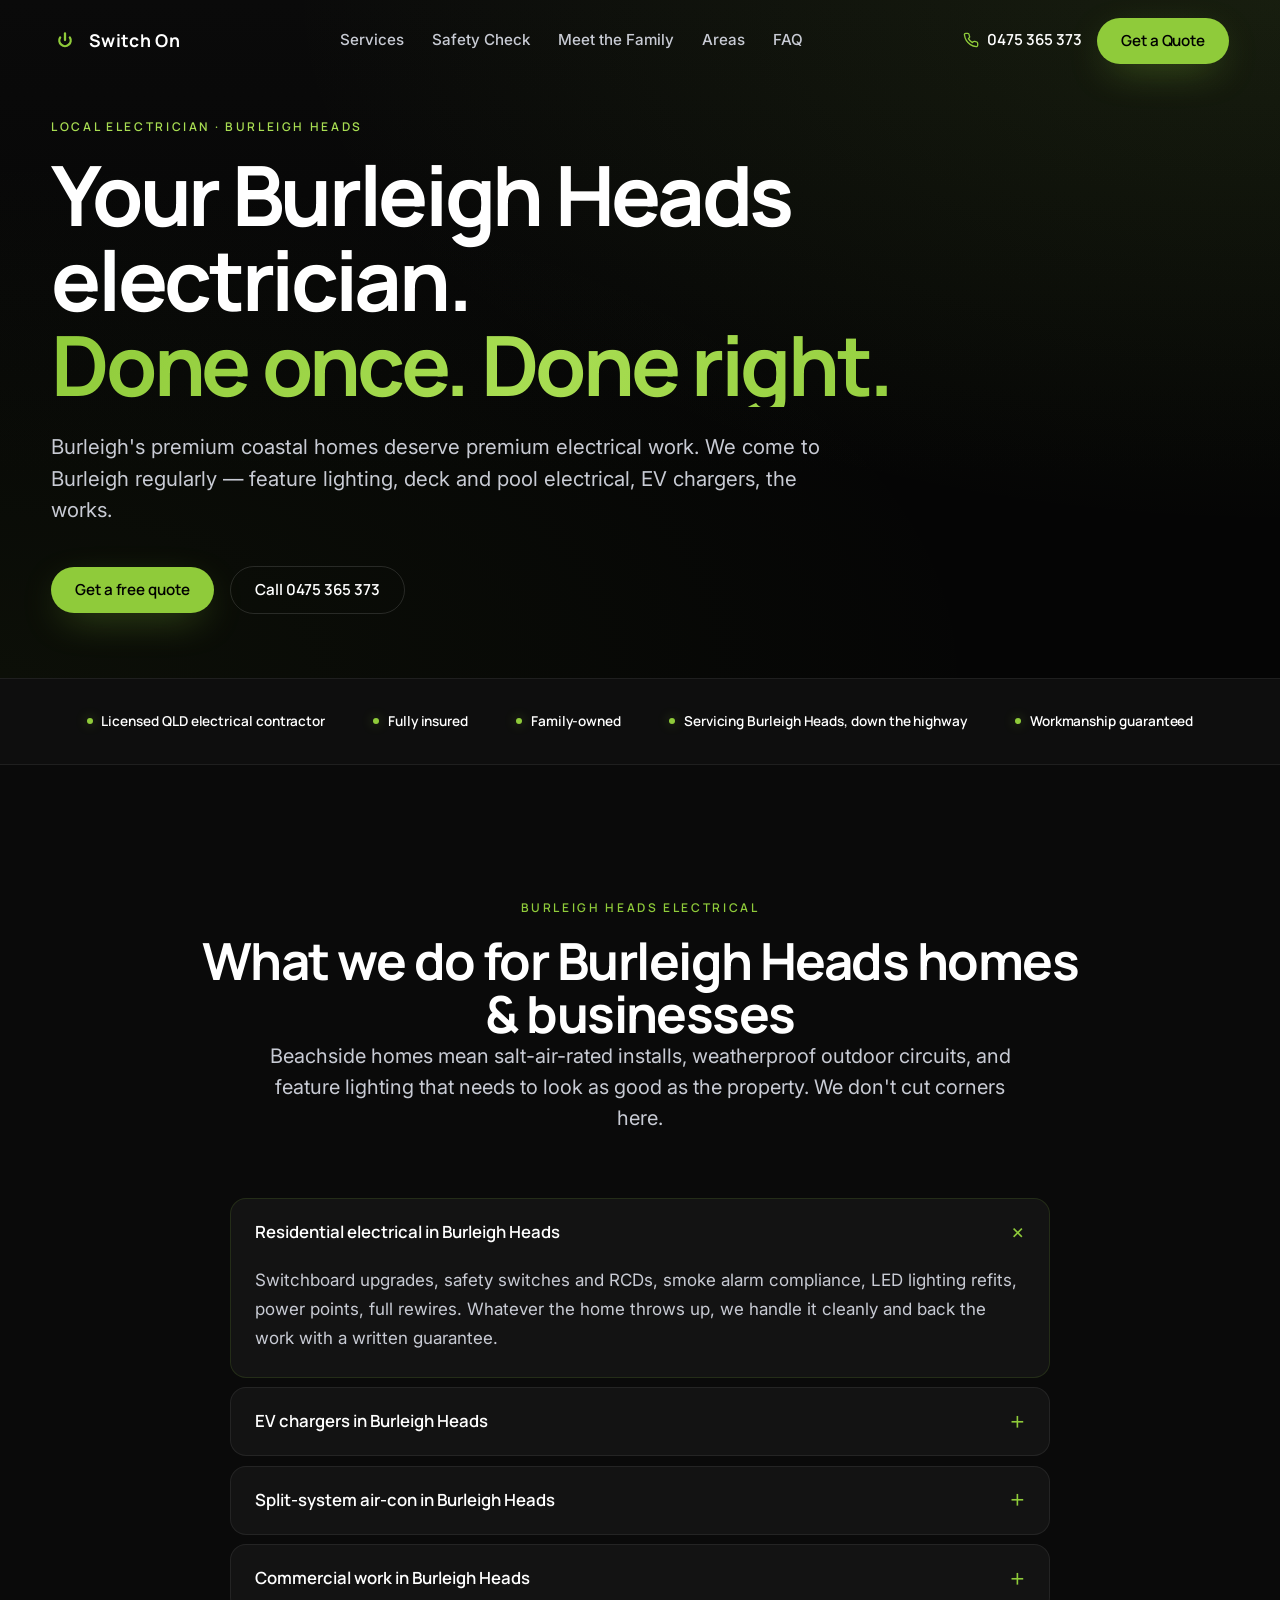
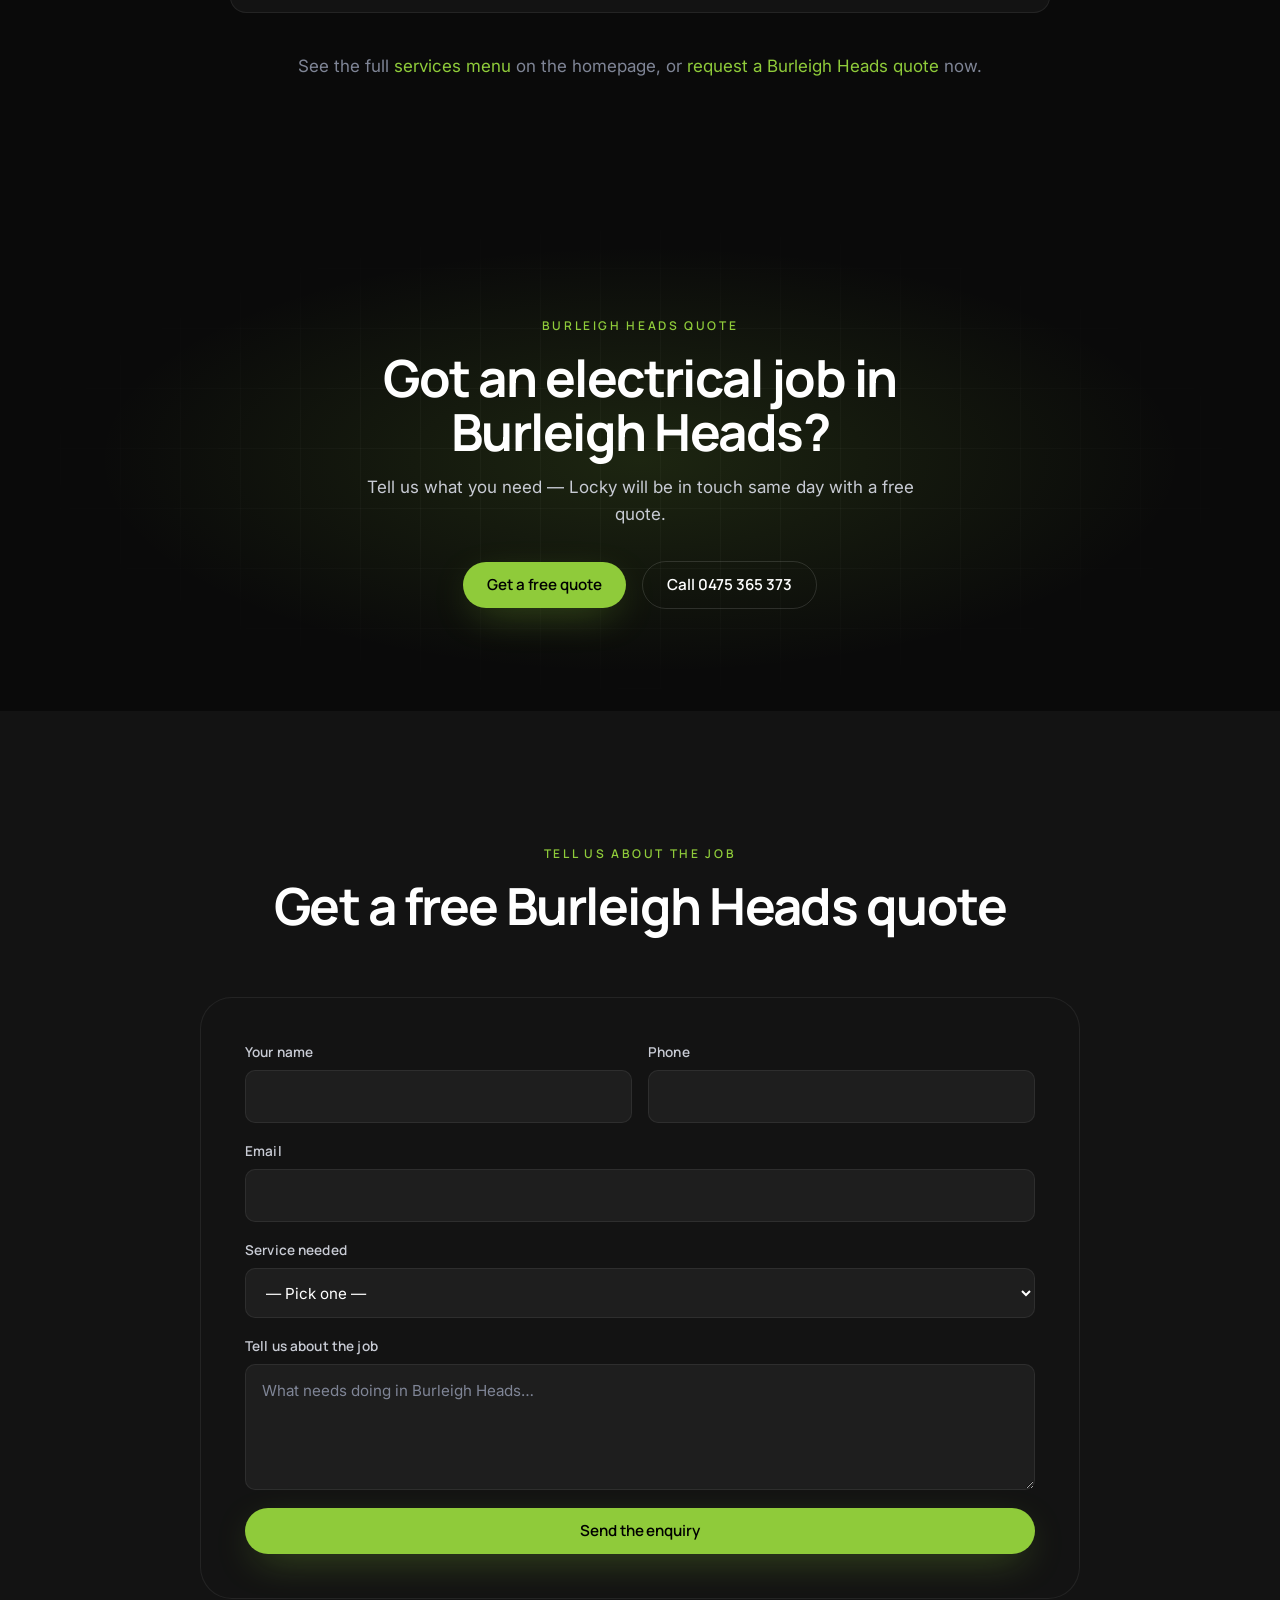
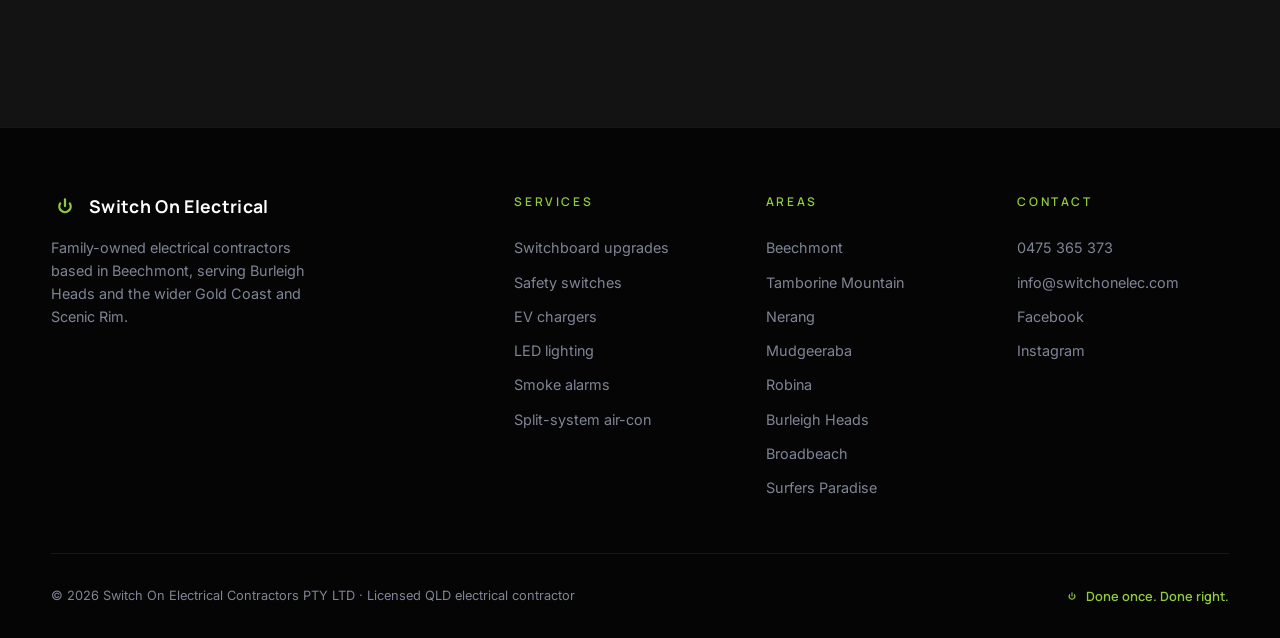
<file: suburbs/burleigh-heads.html>
<!DOCTYPE html>
<html lang="en-AU">
<head>
  <meta charset="UTF-8">
  <meta name="viewport" content="width=device-width, initial-scale=1, viewport-fit=cover">
  <title>Burleigh Heads Electrician — Switch On</title>
  <meta name="description" content="Burleigh Heads electricians — switchboards, EV chargers, LED lighting, safety switches, smoke alarms, split-system air-con. Premium installs, family-owned.">
  <meta name="theme-color" content="#0A0A0A">

  <link rel="icon" type="image/svg+xml" href="../assets/logo/favicon.svg">
  <link rel="canonical" href="https://switchonelec.com/suburbs/burleigh-heads.html">

  <meta property="og:type" content="website">
  <meta property="og:url" content="https://switchonelec.com/suburbs/burleigh-heads.html">
  <meta property="og:title" content="Burleigh Heads Electrician — Switch On">
  <meta property="og:description" content="Burleigh Heads electricians — switchboards, EV chargers, LED lighting, safety switches, smoke alarms, split-system air-con. Premium installs, family-owned.">
  <meta property="og:image" content="https://switchonelec.com/assets/og-image.jpg">

  <link rel="preconnect" href="https://fonts.googleapis.com">
  <link rel="preconnect" href="https://fonts.gstatic.com" crossorigin>
  <link href="https://fonts.googleapis.com/css2?family=Manrope:wght@500;600;700&family=Inter:wght@400;500;600&display=swap" rel="stylesheet">

  <link rel="stylesheet" href="../styles.css">

  <script type="application/ld+json">
  {
    "@context": "https://schema.org",
    "@type": "Electrician",
    "name": "Switch On Electrical Contractors PTY LTD",
    "image": "https://switchonelec.com/assets/og-image.jpg",
    "url": "https://switchonelec.com/suburbs/burleigh-heads.html",
    "telephone": "+61475365373",
    "email": "info@switchonelec.com",
    "priceRange": "$$",
    "description": "Burleigh Heads electricians — switchboards, EV chargers, LED lighting, safety switches, smoke alarms, split-system air-con. Premium installs, family-owned.",
    "address": {
      "@type": "PostalAddress",
      "addressLocality": "Beechmont",
      "addressRegion": "QLD",
      "addressCountry": "AU"
    },
    "areaServed": {
      "@type": "Place",
      "name": "Burleigh Heads, QLD"
    },
    "openingHoursSpecification": [{
      "@type": "OpeningHoursSpecification",
      "dayOfWeek": ["Monday","Tuesday","Wednesday","Thursday","Friday"],
      "opens": "07:00",
      "closes": "18:00"
    }],
    "aggregateRating": {
      "@type": "AggregateRating",
      "ratingValue": "5.0",
      "reviewCount": "3"
    }
  }
  </script>
</head>
<body>

  <nav class="nav scrolled" id="nav" aria-label="Main">
    <div class="container nav-inner">
      <a class="nav-logo" href="../index.html" aria-label="Switch On Electrical Contractors — home">
        <svg class="pwr-icon" viewBox="0 0 32 32" aria-hidden="true">
          <g stroke="currentColor" stroke-width="2.6" fill="none" stroke-linecap="round" stroke-linejoin="round" transform="translate(16 16.5)">
            <path d="M -5.5 -3.5 A 6.5 6.5 0 1 0 5.5 -3.5" />
            <line x1="0" y1="-8" x2="0" y2="-0.5" />
          </g>
        </svg>
        <span>Switch On</span>
      </a>
      <div class="nav-links">
        <a href="../index.html#services">Services</a>
        <a href="../index.html#quiz">Safety Check</a>
        <a href="../index.html#about">Meet the Family</a>
        <a href="../index.html#areas">Areas</a>
        <a href="../index.html#faq">FAQ</a>
      </div>
      <div class="nav-cta">
        <a class="nav-phone" href="tel:0475365373" aria-label="Call Switch On Electrical on 0475 365 373">
          <svg class="icon" viewBox="0 0 24 24" fill="none" stroke="currentColor" stroke-width="2" stroke-linecap="round" stroke-linejoin="round" aria-hidden="true">
            <path d="M22 16.92v3a2 2 0 0 1-2.18 2 19.79 19.79 0 0 1-8.63-3.07 19.5 19.5 0 0 1-6-6 19.79 19.79 0 0 1-3.07-8.67A2 2 0 0 1 4.11 2h3a2 2 0 0 1 2 1.72 12.84 12.84 0 0 0 .7 2.81 2 2 0 0 1-.45 2.11L8.09 9.91a16 16 0 0 0 6 6l1.27-1.27a2 2 0 0 1 2.11-.45 12.84 12.84 0 0 0 2.81.7A2 2 0 0 1 22 16.92z"/>
          </svg>
          0475 365 373
        </a>
        <a class="btn btn-primary" href="#contact">Get a Quote</a>
      </div>
    </div>
  </nav>

  <header class="hero" id="top" style="min-height: 70vh;">
    <div class="hero-bg" aria-hidden="true"></div>
    <div class="container">
      <div class="hero-content">
        <span class="eyebrow">Local electrician · Burleigh Heads</span>
        <h1>Your Burleigh Heads electrician.<br><span class="accent-line">Done once. Done right.</span></h1>
        <p class="hero-sub">Burleigh's premium coastal homes deserve premium electrical work. We come to Burleigh regularly — feature lighting, deck and pool electrical, EV chargers, the works.</p>
        <div class="hero-cta">
          <a class="btn btn-primary" href="#contact">Get a free quote</a>
          <a class="btn btn-secondary" href="tel:0475365373">Call 0475 365 373</a>
        </div>
      </div>
    </div>
  </header>

  <section class="trust-strip">
    <div class="container trust-row">
      <span class="trust-pill"><span class="pip"></span>Licensed QLD electrical contractor</span>
      <span class="trust-pill"><span class="pip"></span>Fully insured</span>
      <span class="trust-pill"><span class="pip"></span>Family-owned</span>
      <span class="trust-pill"><span class="pip"></span>Servicing Burleigh Heads, down the highway</span>
      <span class="trust-pill"><span class="pip"></span>Workmanship guaranteed</span>
    </div>
  </section>

  <section class="section">
    <div class="container container-narrow">
      <div class="section-head">
        <span class="eyebrow">Burleigh Heads electrical</span>
        <h2>What we do for Burleigh Heads homes &amp; businesses</h2>
        <p class="lead">Beachside homes mean salt-air-rated installs, weatherproof outdoor circuits, and feature lighting that needs to look as good as the property. We don't cut corners here.</p>
      </div>

      <div class="faq-list" style="margin-bottom: 2.5rem;">
        <details class="faq-item" open>
          <summary>Residential electrical in Burleigh Heads</summary>
          <div class="faq-body">Switchboard upgrades, safety switches and RCDs, smoke alarm compliance, LED lighting refits, power points, full rewires. Whatever the home throws up, we handle it cleanly and back the work with a written guarantee.</div>
        </details>
        <details class="faq-item">
          <summary>EV chargers in Burleigh Heads</summary>
          <div class="faq-body">Tesla Gen 3, Wallbox, Zappi, universal — we'll install whatever you've bought, on a dedicated circuit, with smart-charging set up. Most installs are done in half a day.</div>
        </details>
        <details class="faq-item">
          <summary>Split-system air-con in Burleigh Heads</summary>
          <div class="faq-body">Supply &amp; install, or wire-in for the unit you've already got. We do the electrical side (dedicated circuit, isolator, tidy cable runs) and partner with refrig-licensed installers for the gas work where needed.</div>
        </details>
        <details class="faq-item">
          <summary>Commercial work in Burleigh Heads</summary>
          <div class="faq-body">Shopfronts, cafés, offices, light industrial. Fit-outs, maintenance, test &amp; tag, three-phase, after-hours where it has to be.</div>
        </details>
      </div>

      <p style="text-align: center; color: var(--text-muted);">See the full <a href="../index.html#services" style="color: var(--accent);">services menu</a> on the homepage, or <a href="#contact" style="color: var(--accent);">request a Burleigh Heads quote</a> now.</p>
    </div>
  </section>

  <section class="cta-strip">
    <div class="container">
      <span class="eyebrow">Burleigh Heads quote</span>
      <h2>Got an electrical job in Burleigh Heads?</h2>
      <p>Tell us what you need — Locky will be in touch same day with a free quote.</p>
      <div class="hero-cta">
        <a class="btn btn-primary" href="#contact">Get a free quote</a>
        <a class="btn btn-secondary" href="tel:0475365373">Call 0475 365 373</a>
      </div>
    </div>
  </section>

  <section class="section" id="contact" style="background: var(--bg-surface);">
    <div class="container container-narrow">
      <div class="section-head">
        <span class="eyebrow">Tell us about the job</span>
        <h2>Get a free Burleigh Heads quote</h2>
      </div>

      <form class="contact-form" id="contactForm"
            action="https://api.web3forms.com/submit"
            method="POST">
        <input type="hidden" name="access_key" value="REPLACE_WITH_WEB3FORMS_KEY">
        <input type="hidden" name="subject" value="New quote enquiry (Burleigh Heads) — switchonelec.com">
        <input type="hidden" name="from_name" value="Switch On website">
        <input type="hidden" name="suburb" value="Burleigh Heads">
        <input type="checkbox" name="botcheck" style="display:none" tabindex="-1" autocomplete="off">

        <div class="field-row">
          <div class="field">
            <label for="f-name">Your name</label>
            <input id="f-name" name="name" type="text" autocomplete="name" required>
          </div>
          <div class="field">
            <label for="f-phone">Phone</label>
            <input id="f-phone" name="phone" type="tel" autocomplete="tel" required>
          </div>
        </div>
        <div class="field">
          <label for="f-email">Email</label>
          <input id="f-email" name="email" type="email" autocomplete="email">
        </div>
        <div class="field">
          <label for="f-service">Service needed</label>
          <select id="f-service" name="service" required>
            <option value="">— Pick one —</option>
            <option value="Switchboard upgrade">Switchboard upgrade</option>
            <option value="Safety switches / RCDs">Safety switches / RCDs</option>
            <option value="EV charger install">EV charger install</option>
            <option value="LED lighting upgrade">LED lighting upgrade</option>
            <option value="Power points / rewires">Power points / rewires</option>
            <option value="Smoke alarms">Smoke alarms</option>
            <option value="Split-system air-con">Split-system air-con</option>
            <option value="Commercial fit-out">Commercial fit-out</option>
            <option value="Not sure yet">Not sure yet — talk it through</option>
          </select>
        </div>
        <div class="field">
          <label for="f-message">Tell us about the job</label>
          <textarea id="f-message" name="message" rows="4" placeholder="What needs doing in Burleigh Heads…"></textarea>
        </div>
        <button class="btn btn-primary" type="submit">Send the enquiry</button>
        <div class="form-status" id="formStatus" role="status" aria-live="polite"></div>
      </form>
    </div>
  </section>

  <footer class="footer">
    <div class="container">
      <div class="footer-grid">
        <div class="footer-brand">
          <a class="nav-logo" href="../index.html" aria-label="Switch On Electrical Contractors — home">
            <svg class="pwr-icon" viewBox="0 0 32 32" aria-hidden="true">
              <g stroke="currentColor" stroke-width="2.6" fill="none" stroke-linecap="round" stroke-linejoin="round" transform="translate(16 16.5)">
                <path d="M -5.5 -3.5 A 6.5 6.5 0 1 0 5.5 -3.5" />
                <line x1="0" y1="-8" x2="0" y2="-0.5" />
              </g>
            </svg>
            <span>Switch On Electrical</span>
          </a>
          <p>Family-owned electrical contractors based in Beechmont, serving Burleigh Heads and the wider Gold Coast and Scenic Rim.</p>
        </div>
        <div class="footer-col">
          <h4>Services</h4>
          <a href="../index.html#services">Switchboard upgrades</a>
          <a href="../index.html#services">Safety switches</a>
          <a href="../index.html#services">EV chargers</a>
          <a href="../index.html#services">LED lighting</a>
          <a href="../index.html#services">Smoke alarms</a>
          <a href="../index.html#services">Split-system air-con</a>
        </div>
        <div class="footer-col">
          <h4>Areas</h4>
          <a href="beechmont.html">Beechmont</a>
          <a href="tamborine-mountain.html">Tamborine Mountain</a>
          <a href="nerang.html">Nerang</a>
          <a href="mudgeeraba.html">Mudgeeraba</a>
          <a href="robina.html">Robina</a>
          <a href="burleigh-heads.html">Burleigh Heads</a>
          <a href="broadbeach.html">Broadbeach</a>
          <a href="surfers-paradise.html">Surfers Paradise</a>
        </div>
        <div class="footer-col">
          <h4>Contact</h4>
          <a href="tel:0475365373">0475 365 373</a>
          <a href="mailto:info@switchonelec.com">info@switchonelec.com</a>
          <a href="https://www.facebook.com/people/Switch-On-Electrical-Contractors-PTY-LTD/61574269461880/" target="_blank" rel="noopener">Facebook</a>
          <a href="https://www.instagram.com/switchon.elec/" target="_blank" rel="noopener">Instagram</a>
        </div>
      </div>
      <div class="footer-bottom">
        <div>© <span id="year">2026</span> Switch On Electrical Contractors PTY LTD · Licensed QLD electrical contractor</div>
        <div class="tagline">
          <svg width="14" height="14" viewBox="0 0 32 32" aria-hidden="true">
            <g stroke="currentColor" stroke-width="2.6" fill="none" stroke-linecap="round" stroke-linejoin="round" transform="translate(16 16.5)">
              <path d="M -5.5 -3.5 A 6.5 6.5 0 1 0 5.5 -3.5" />
              <line x1="0" y1="-8" x2="0" y2="-0.5" />
            </g>
          </svg>
          Done once. Done right.
        </div>
      </div>
    </div>
  </footer>

  <div class="sticky-cta" id="stickyCta">
    <a class="btn btn-secondary" href="tel:0475365373" aria-label="Call Switch On Electrical">Call</a>
    <a class="btn btn-primary" href="#contact">Quote</a>
  </div>

  <script src="../vendor/lenis.min.js" defer></script>
  <script src="../vendor/gsap.min.js" defer></script>
  <script src="../vendor/ScrollTrigger.min.js" defer></script>
  <script src="../script.js" defer></script>
</body>
</html>
</file>
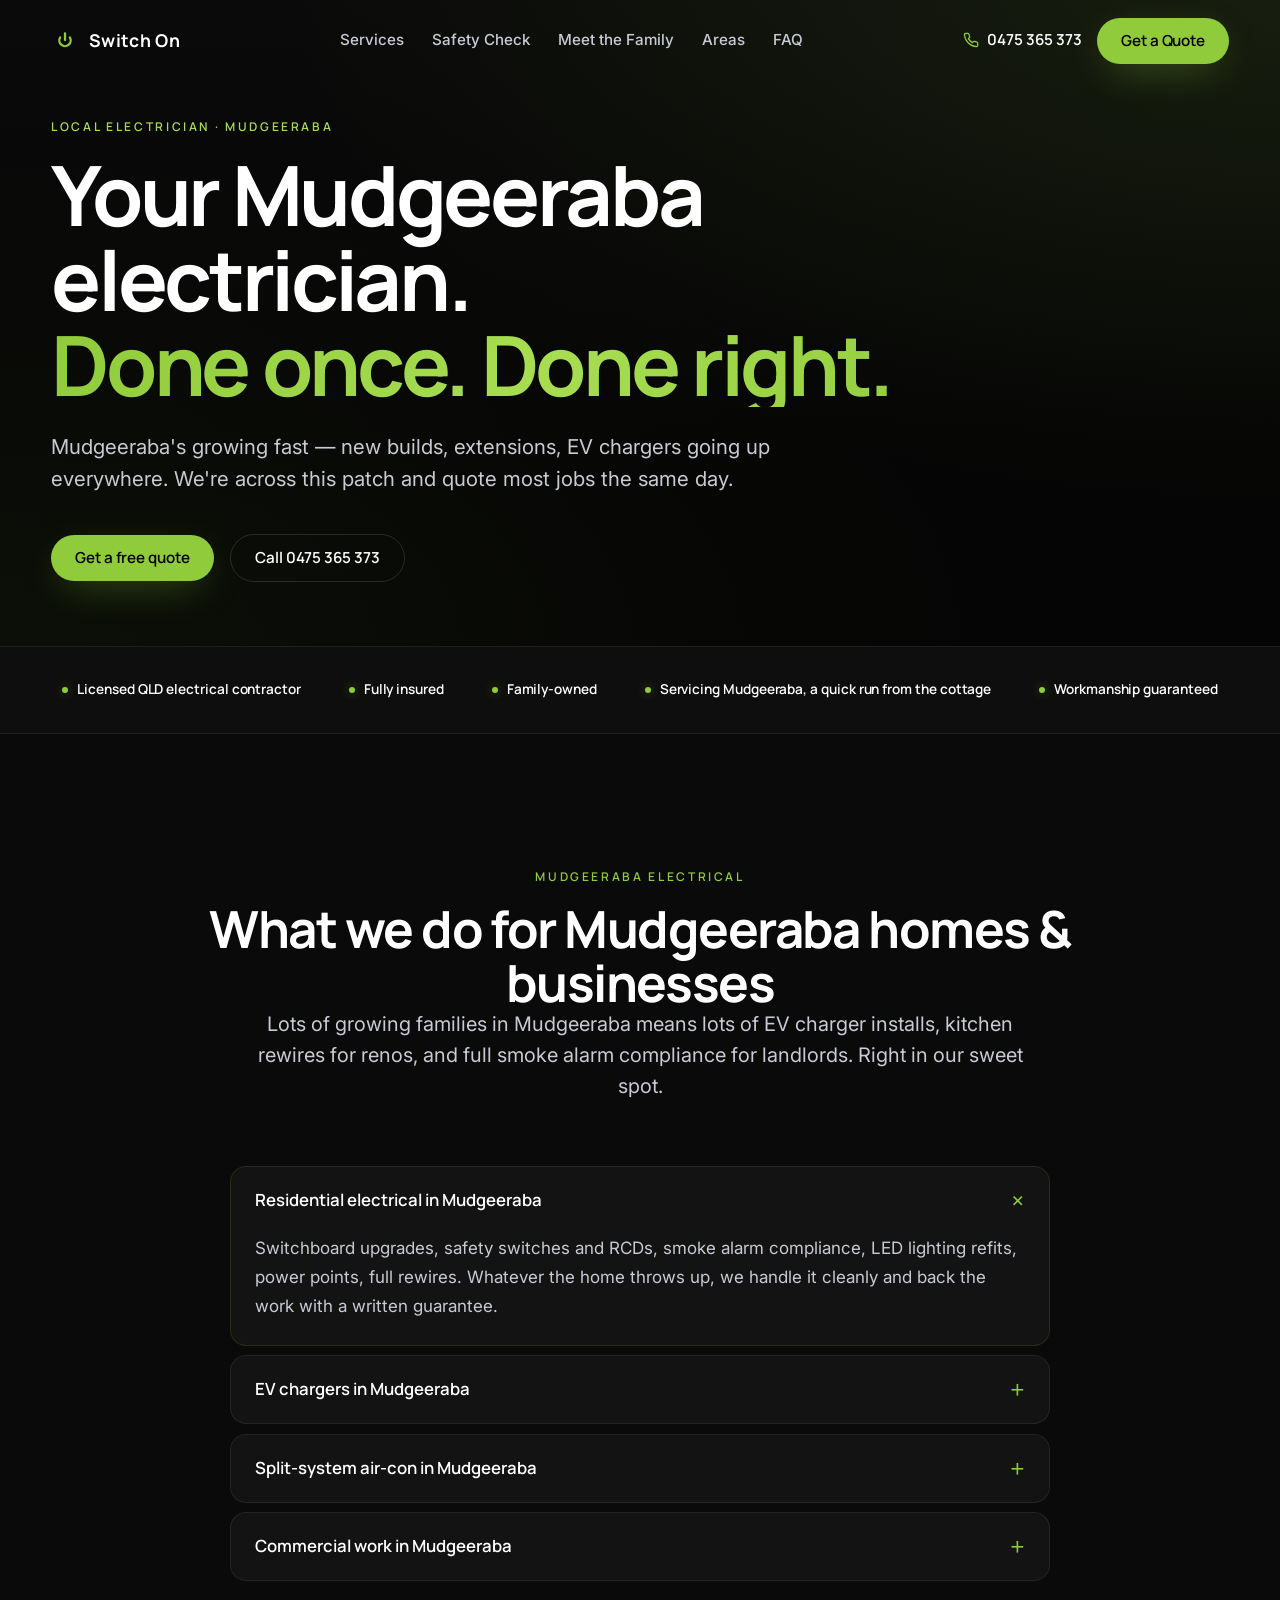
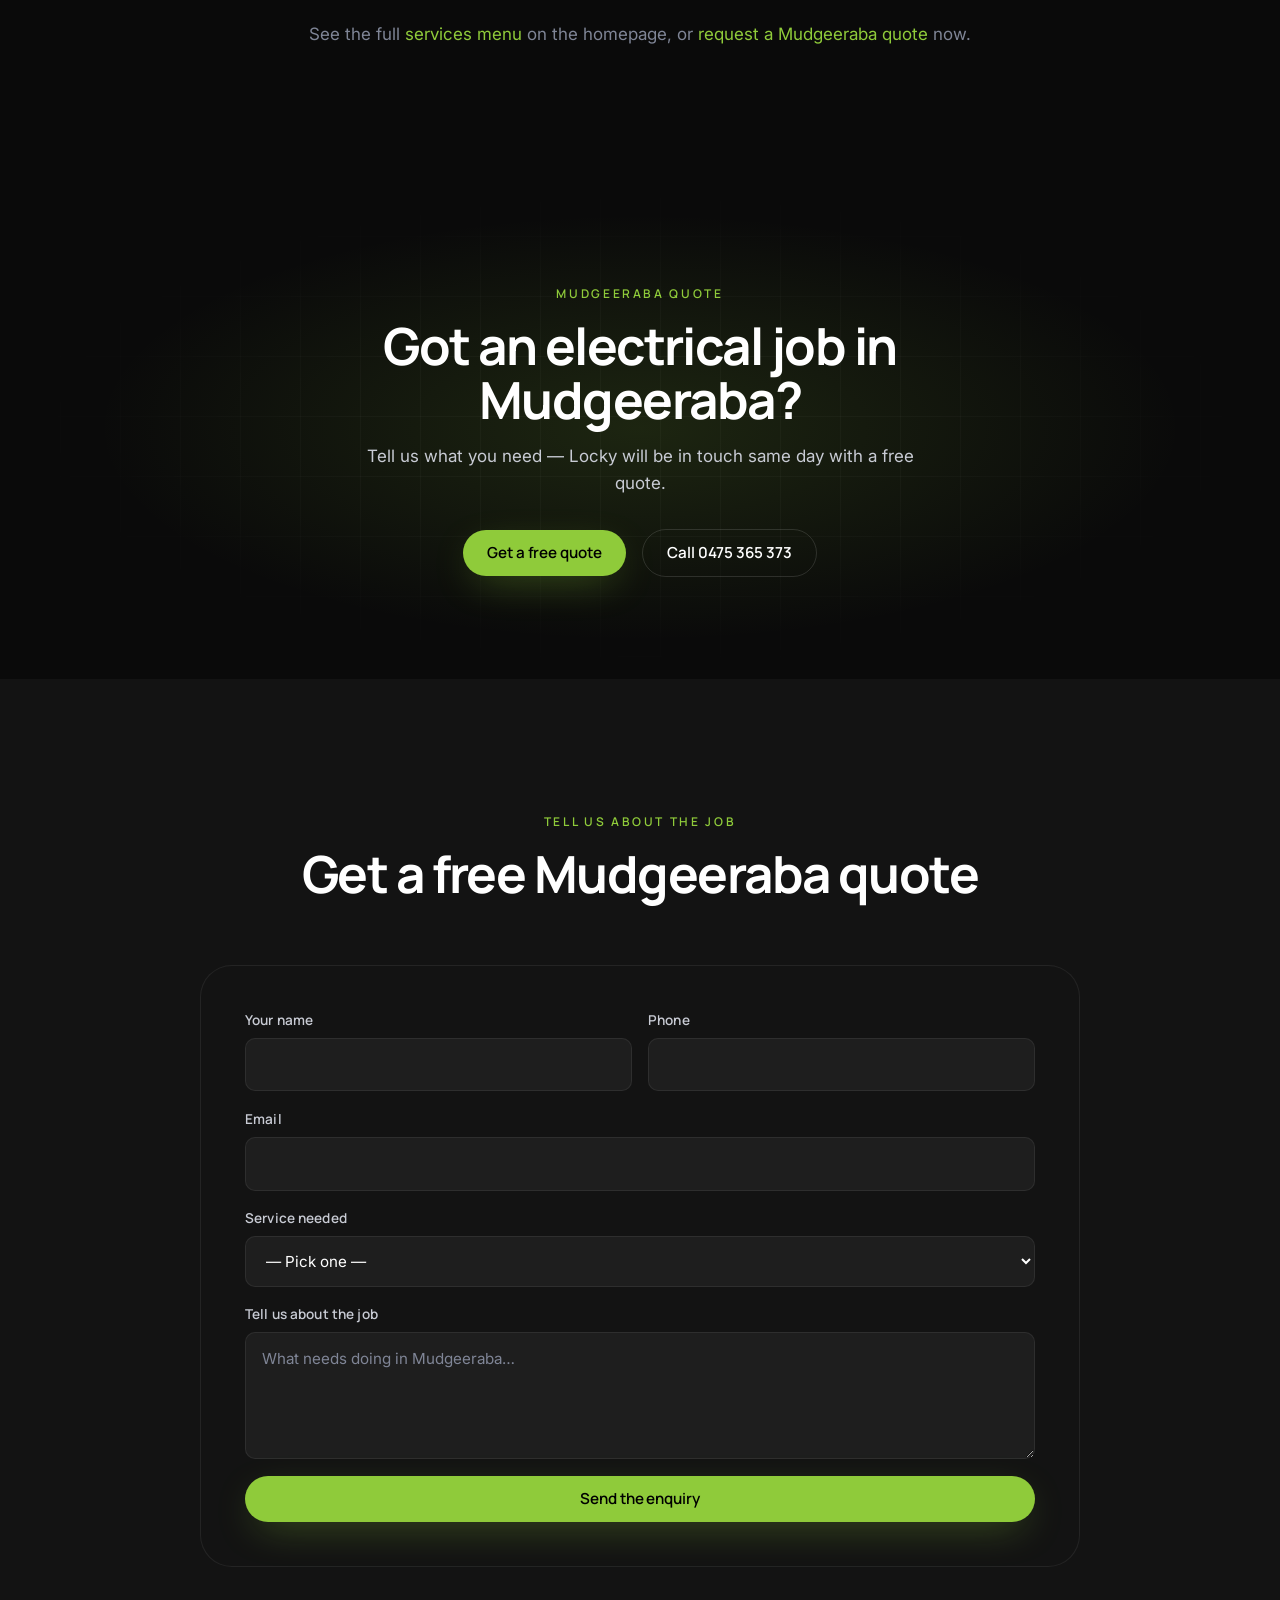
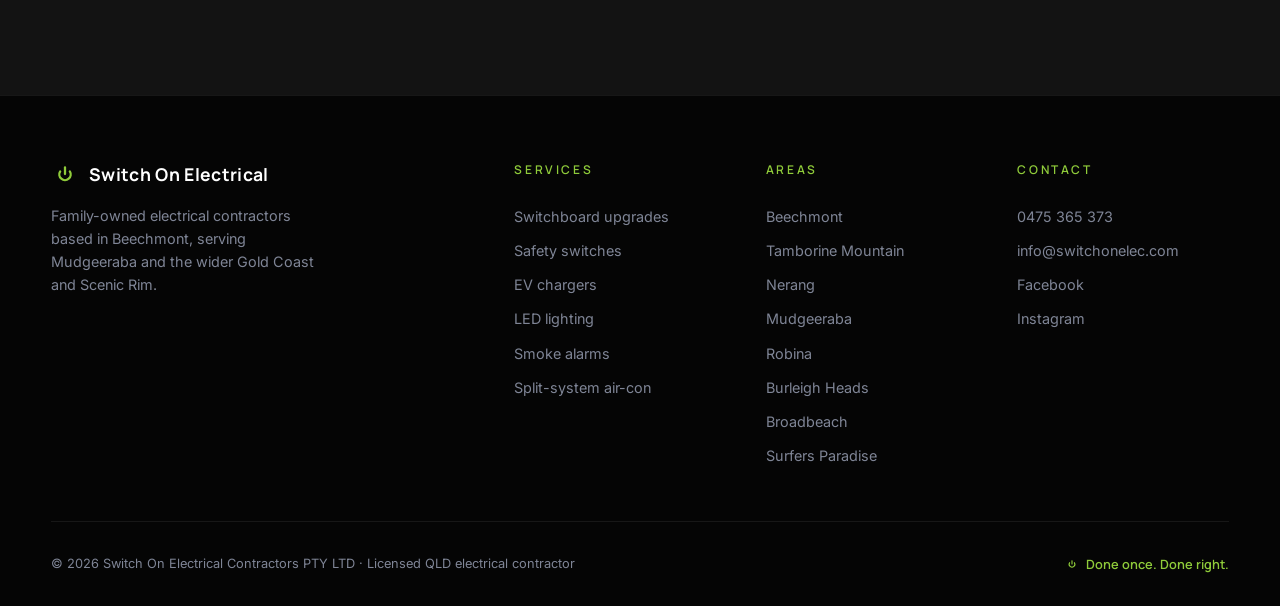
<file: suburbs/mudgeeraba.html>
<!DOCTYPE html>
<html lang="en-AU">
<head>
  <meta charset="UTF-8">
  <meta name="viewport" content="width=device-width, initial-scale=1, viewport-fit=cover">
  <title>Mudgeeraba Electrician — Switch On</title>
  <meta name="description" content="Mudgeeraba electricians — switchboards, EV chargers, lighting, safety switches, smoke alarms, split-system air-con. Locally owned and operated.">
  <meta name="theme-color" content="#0A0A0A">

  <link rel="icon" type="image/svg+xml" href="../assets/logo/favicon.svg">
  <link rel="canonical" href="https://switchonelec.com/suburbs/mudgeeraba.html">

  <meta property="og:type" content="website">
  <meta property="og:url" content="https://switchonelec.com/suburbs/mudgeeraba.html">
  <meta property="og:title" content="Mudgeeraba Electrician — Switch On">
  <meta property="og:description" content="Mudgeeraba electricians — switchboards, EV chargers, lighting, safety switches, smoke alarms, split-system air-con. Locally owned and operated.">
  <meta property="og:image" content="https://switchonelec.com/assets/og-image.jpg">

  <link rel="preconnect" href="https://fonts.googleapis.com">
  <link rel="preconnect" href="https://fonts.gstatic.com" crossorigin>
  <link href="https://fonts.googleapis.com/css2?family=Manrope:wght@500;600;700&family=Inter:wght@400;500;600&display=swap" rel="stylesheet">

  <link rel="stylesheet" href="../styles.css">

  <script type="application/ld+json">
  {
    "@context": "https://schema.org",
    "@type": "Electrician",
    "name": "Switch On Electrical Contractors PTY LTD",
    "image": "https://switchonelec.com/assets/og-image.jpg",
    "url": "https://switchonelec.com/suburbs/mudgeeraba.html",
    "telephone": "+61475365373",
    "email": "info@switchonelec.com",
    "priceRange": "$$",
    "description": "Mudgeeraba electricians — switchboards, EV chargers, lighting, safety switches, smoke alarms, split-system air-con. Locally owned and operated.",
    "address": {
      "@type": "PostalAddress",
      "addressLocality": "Beechmont",
      "addressRegion": "QLD",
      "addressCountry": "AU"
    },
    "areaServed": {
      "@type": "Place",
      "name": "Mudgeeraba, QLD"
    },
    "openingHoursSpecification": [{
      "@type": "OpeningHoursSpecification",
      "dayOfWeek": ["Monday","Tuesday","Wednesday","Thursday","Friday"],
      "opens": "07:00",
      "closes": "18:00"
    }],
    "aggregateRating": {
      "@type": "AggregateRating",
      "ratingValue": "5.0",
      "reviewCount": "3"
    }
  }
  </script>
</head>
<body>

  <nav class="nav scrolled" id="nav" aria-label="Main">
    <div class="container nav-inner">
      <a class="nav-logo" href="../index.html" aria-label="Switch On Electrical Contractors — home">
        <svg class="pwr-icon" viewBox="0 0 32 32" aria-hidden="true">
          <g stroke="currentColor" stroke-width="2.6" fill="none" stroke-linecap="round" stroke-linejoin="round" transform="translate(16 16.5)">
            <path d="M -5.5 -3.5 A 6.5 6.5 0 1 0 5.5 -3.5" />
            <line x1="0" y1="-8" x2="0" y2="-0.5" />
          </g>
        </svg>
        <span>Switch On</span>
      </a>
      <div class="nav-links">
        <a href="../index.html#services">Services</a>
        <a href="../index.html#quiz">Safety Check</a>
        <a href="../index.html#about">Meet the Family</a>
        <a href="../index.html#areas">Areas</a>
        <a href="../index.html#faq">FAQ</a>
      </div>
      <div class="nav-cta">
        <a class="nav-phone" href="tel:0475365373" aria-label="Call Switch On Electrical on 0475 365 373">
          <svg class="icon" viewBox="0 0 24 24" fill="none" stroke="currentColor" stroke-width="2" stroke-linecap="round" stroke-linejoin="round" aria-hidden="true">
            <path d="M22 16.92v3a2 2 0 0 1-2.18 2 19.79 19.79 0 0 1-8.63-3.07 19.5 19.5 0 0 1-6-6 19.79 19.79 0 0 1-3.07-8.67A2 2 0 0 1 4.11 2h3a2 2 0 0 1 2 1.72 12.84 12.84 0 0 0 .7 2.81 2 2 0 0 1-.45 2.11L8.09 9.91a16 16 0 0 0 6 6l1.27-1.27a2 2 0 0 1 2.11-.45 12.84 12.84 0 0 0 2.81.7A2 2 0 0 1 22 16.92z"/>
          </svg>
          0475 365 373
        </a>
        <a class="btn btn-primary" href="#contact">Get a Quote</a>
      </div>
    </div>
  </nav>

  <header class="hero" id="top" style="min-height: 70vh;">
    <div class="hero-bg" aria-hidden="true"></div>
    <div class="container">
      <div class="hero-content">
        <span class="eyebrow">Local electrician · Mudgeeraba</span>
        <h1>Your Mudgeeraba electrician.<br><span class="accent-line">Done once. Done right.</span></h1>
        <p class="hero-sub">Mudgeeraba's growing fast — new builds, extensions, EV chargers going up everywhere. We're across this patch and quote most jobs the same day.</p>
        <div class="hero-cta">
          <a class="btn btn-primary" href="#contact">Get a free quote</a>
          <a class="btn btn-secondary" href="tel:0475365373">Call 0475 365 373</a>
        </div>
      </div>
    </div>
  </header>

  <section class="trust-strip">
    <div class="container trust-row">
      <span class="trust-pill"><span class="pip"></span>Licensed QLD electrical contractor</span>
      <span class="trust-pill"><span class="pip"></span>Fully insured</span>
      <span class="trust-pill"><span class="pip"></span>Family-owned</span>
      <span class="trust-pill"><span class="pip"></span>Servicing Mudgeeraba, a quick run from the cottage</span>
      <span class="trust-pill"><span class="pip"></span>Workmanship guaranteed</span>
    </div>
  </section>

  <section class="section">
    <div class="container container-narrow">
      <div class="section-head">
        <span class="eyebrow">Mudgeeraba electrical</span>
        <h2>What we do for Mudgeeraba homes &amp; businesses</h2>
        <p class="lead">Lots of growing families in Mudgeeraba means lots of EV charger installs, kitchen rewires for renos, and full smoke alarm compliance for landlords. Right in our sweet spot.</p>
      </div>

      <div class="faq-list" style="margin-bottom: 2.5rem;">
        <details class="faq-item" open>
          <summary>Residential electrical in Mudgeeraba</summary>
          <div class="faq-body">Switchboard upgrades, safety switches and RCDs, smoke alarm compliance, LED lighting refits, power points, full rewires. Whatever the home throws up, we handle it cleanly and back the work with a written guarantee.</div>
        </details>
        <details class="faq-item">
          <summary>EV chargers in Mudgeeraba</summary>
          <div class="faq-body">Tesla Gen 3, Wallbox, Zappi, universal — we'll install whatever you've bought, on a dedicated circuit, with smart-charging set up. Most installs are done in half a day.</div>
        </details>
        <details class="faq-item">
          <summary>Split-system air-con in Mudgeeraba</summary>
          <div class="faq-body">Supply &amp; install, or wire-in for the unit you've already got. We do the electrical side (dedicated circuit, isolator, tidy cable runs) and partner with refrig-licensed installers for the gas work where needed.</div>
        </details>
        <details class="faq-item">
          <summary>Commercial work in Mudgeeraba</summary>
          <div class="faq-body">Shopfronts, cafés, offices, light industrial. Fit-outs, maintenance, test &amp; tag, three-phase, after-hours where it has to be.</div>
        </details>
      </div>

      <p style="text-align: center; color: var(--text-muted);">See the full <a href="../index.html#services" style="color: var(--accent);">services menu</a> on the homepage, or <a href="#contact" style="color: var(--accent);">request a Mudgeeraba quote</a> now.</p>
    </div>
  </section>

  <section class="cta-strip">
    <div class="container">
      <span class="eyebrow">Mudgeeraba quote</span>
      <h2>Got an electrical job in Mudgeeraba?</h2>
      <p>Tell us what you need — Locky will be in touch same day with a free quote.</p>
      <div class="hero-cta">
        <a class="btn btn-primary" href="#contact">Get a free quote</a>
        <a class="btn btn-secondary" href="tel:0475365373">Call 0475 365 373</a>
      </div>
    </div>
  </section>

  <section class="section" id="contact" style="background: var(--bg-surface);">
    <div class="container container-narrow">
      <div class="section-head">
        <span class="eyebrow">Tell us about the job</span>
        <h2>Get a free Mudgeeraba quote</h2>
      </div>

      <form class="contact-form" id="contactForm"
            action="https://api.web3forms.com/submit"
            method="POST">
        <input type="hidden" name="access_key" value="REPLACE_WITH_WEB3FORMS_KEY">
        <input type="hidden" name="subject" value="New quote enquiry (Mudgeeraba) — switchonelec.com">
        <input type="hidden" name="from_name" value="Switch On website">
        <input type="hidden" name="suburb" value="Mudgeeraba">
        <input type="checkbox" name="botcheck" style="display:none" tabindex="-1" autocomplete="off">

        <div class="field-row">
          <div class="field">
            <label for="f-name">Your name</label>
            <input id="f-name" name="name" type="text" autocomplete="name" required>
          </div>
          <div class="field">
            <label for="f-phone">Phone</label>
            <input id="f-phone" name="phone" type="tel" autocomplete="tel" required>
          </div>
        </div>
        <div class="field">
          <label for="f-email">Email</label>
          <input id="f-email" name="email" type="email" autocomplete="email">
        </div>
        <div class="field">
          <label for="f-service">Service needed</label>
          <select id="f-service" name="service" required>
            <option value="">— Pick one —</option>
            <option value="Switchboard upgrade">Switchboard upgrade</option>
            <option value="Safety switches / RCDs">Safety switches / RCDs</option>
            <option value="EV charger install">EV charger install</option>
            <option value="LED lighting upgrade">LED lighting upgrade</option>
            <option value="Power points / rewires">Power points / rewires</option>
            <option value="Smoke alarms">Smoke alarms</option>
            <option value="Split-system air-con">Split-system air-con</option>
            <option value="Commercial fit-out">Commercial fit-out</option>
            <option value="Not sure yet">Not sure yet — talk it through</option>
          </select>
        </div>
        <div class="field">
          <label for="f-message">Tell us about the job</label>
          <textarea id="f-message" name="message" rows="4" placeholder="What needs doing in Mudgeeraba…"></textarea>
        </div>
        <button class="btn btn-primary" type="submit">Send the enquiry</button>
        <div class="form-status" id="formStatus" role="status" aria-live="polite"></div>
      </form>
    </div>
  </section>

  <footer class="footer">
    <div class="container">
      <div class="footer-grid">
        <div class="footer-brand">
          <a class="nav-logo" href="../index.html" aria-label="Switch On Electrical Contractors — home">
            <svg class="pwr-icon" viewBox="0 0 32 32" aria-hidden="true">
              <g stroke="currentColor" stroke-width="2.6" fill="none" stroke-linecap="round" stroke-linejoin="round" transform="translate(16 16.5)">
                <path d="M -5.5 -3.5 A 6.5 6.5 0 1 0 5.5 -3.5" />
                <line x1="0" y1="-8" x2="0" y2="-0.5" />
              </g>
            </svg>
            <span>Switch On Electrical</span>
          </a>
          <p>Family-owned electrical contractors based in Beechmont, serving Mudgeeraba and the wider Gold Coast and Scenic Rim.</p>
        </div>
        <div class="footer-col">
          <h4>Services</h4>
          <a href="../index.html#services">Switchboard upgrades</a>
          <a href="../index.html#services">Safety switches</a>
          <a href="../index.html#services">EV chargers</a>
          <a href="../index.html#services">LED lighting</a>
          <a href="../index.html#services">Smoke alarms</a>
          <a href="../index.html#services">Split-system air-con</a>
        </div>
        <div class="footer-col">
          <h4>Areas</h4>
          <a href="beechmont.html">Beechmont</a>
          <a href="tamborine-mountain.html">Tamborine Mountain</a>
          <a href="nerang.html">Nerang</a>
          <a href="mudgeeraba.html">Mudgeeraba</a>
          <a href="robina.html">Robina</a>
          <a href="burleigh-heads.html">Burleigh Heads</a>
          <a href="broadbeach.html">Broadbeach</a>
          <a href="surfers-paradise.html">Surfers Paradise</a>
        </div>
        <div class="footer-col">
          <h4>Contact</h4>
          <a href="tel:0475365373">0475 365 373</a>
          <a href="mailto:info@switchonelec.com">info@switchonelec.com</a>
          <a href="https://www.facebook.com/people/Switch-On-Electrical-Contractors-PTY-LTD/61574269461880/" target="_blank" rel="noopener">Facebook</a>
          <a href="https://www.instagram.com/switchon.elec/" target="_blank" rel="noopener">Instagram</a>
        </div>
      </div>
      <div class="footer-bottom">
        <div>© <span id="year">2026</span> Switch On Electrical Contractors PTY LTD · Licensed QLD electrical contractor</div>
        <div class="tagline">
          <svg width="14" height="14" viewBox="0 0 32 32" aria-hidden="true">
            <g stroke="currentColor" stroke-width="2.6" fill="none" stroke-linecap="round" stroke-linejoin="round" transform="translate(16 16.5)">
              <path d="M -5.5 -3.5 A 6.5 6.5 0 1 0 5.5 -3.5" />
              <line x1="0" y1="-8" x2="0" y2="-0.5" />
            </g>
          </svg>
          Done once. Done right.
        </div>
      </div>
    </div>
  </footer>

  <div class="sticky-cta" id="stickyCta">
    <a class="btn btn-secondary" href="tel:0475365373" aria-label="Call Switch On Electrical">Call</a>
    <a class="btn btn-primary" href="#contact">Quote</a>
  </div>

  <script src="../vendor/lenis.min.js" defer></script>
  <script src="../vendor/gsap.min.js" defer></script>
  <script src="../vendor/ScrollTrigger.min.js" defer></script>
  <script src="../script.js" defer></script>
</body>
</html>
</file>
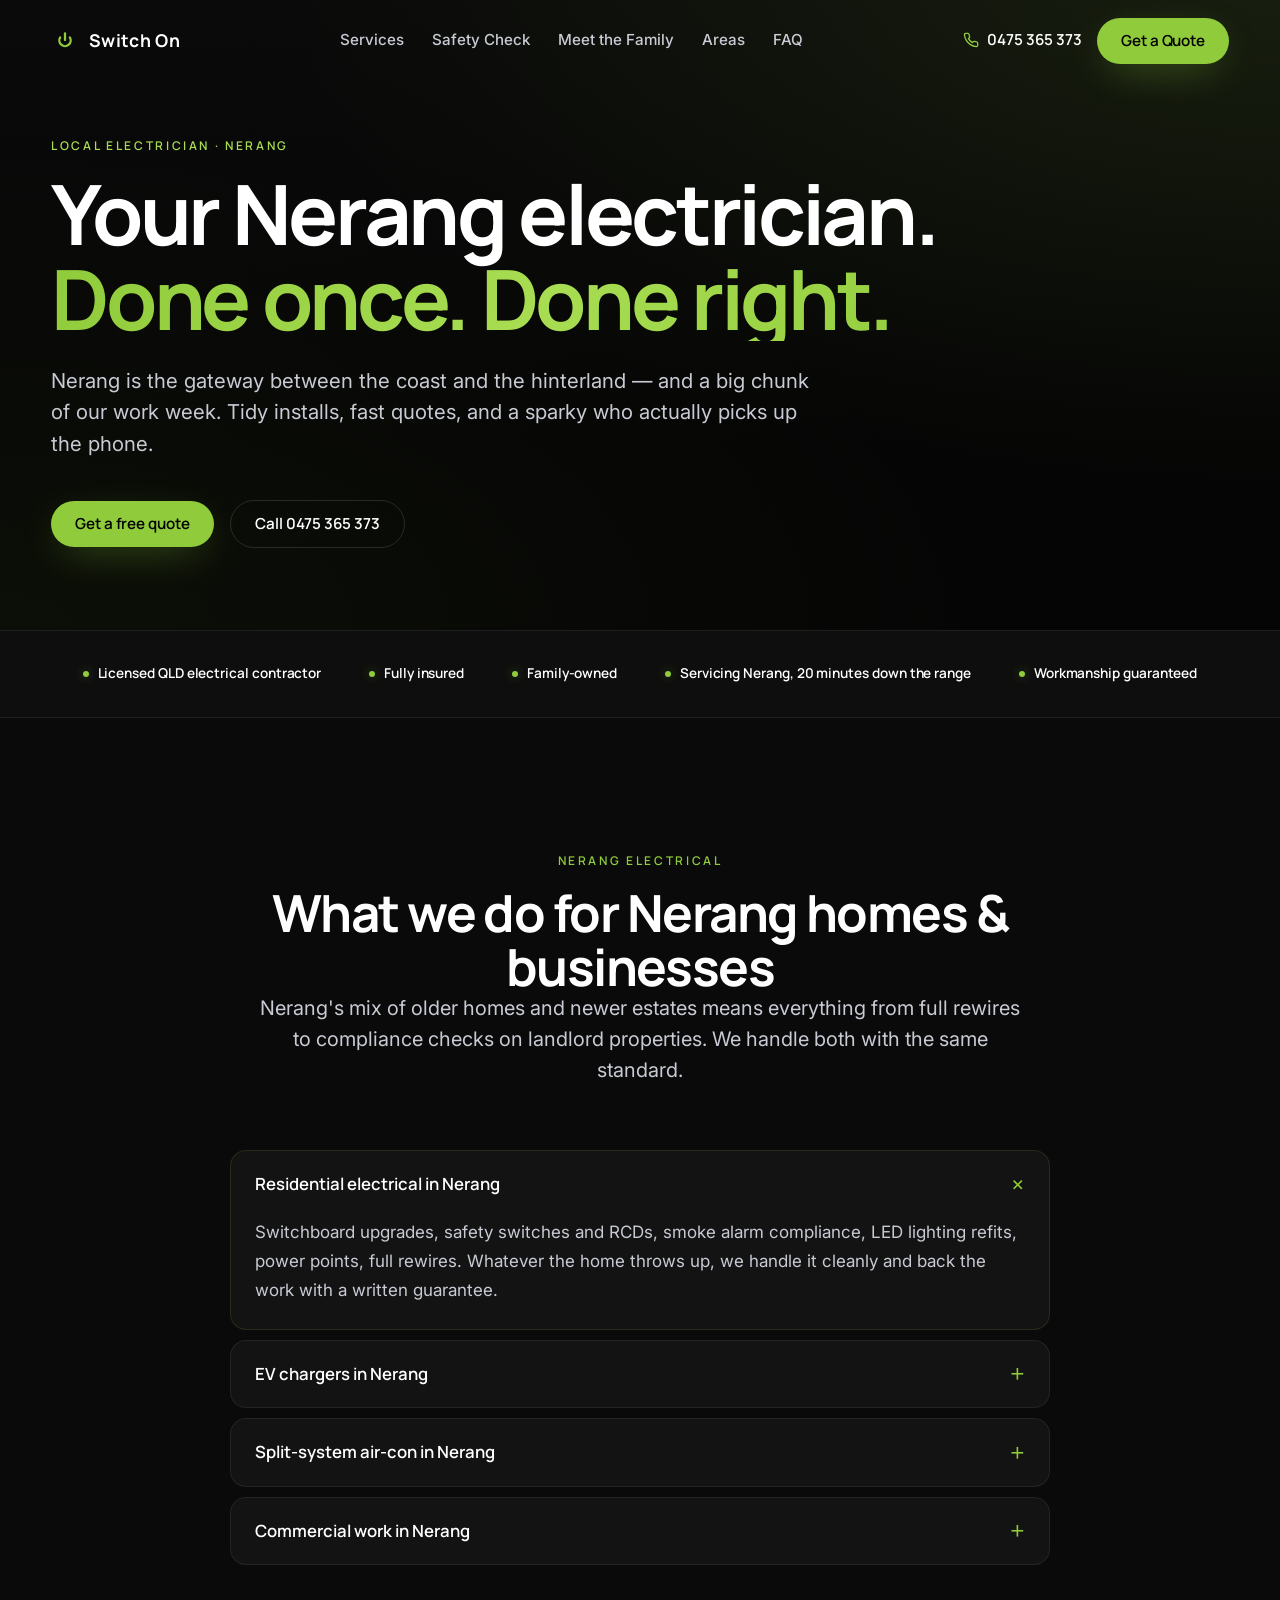
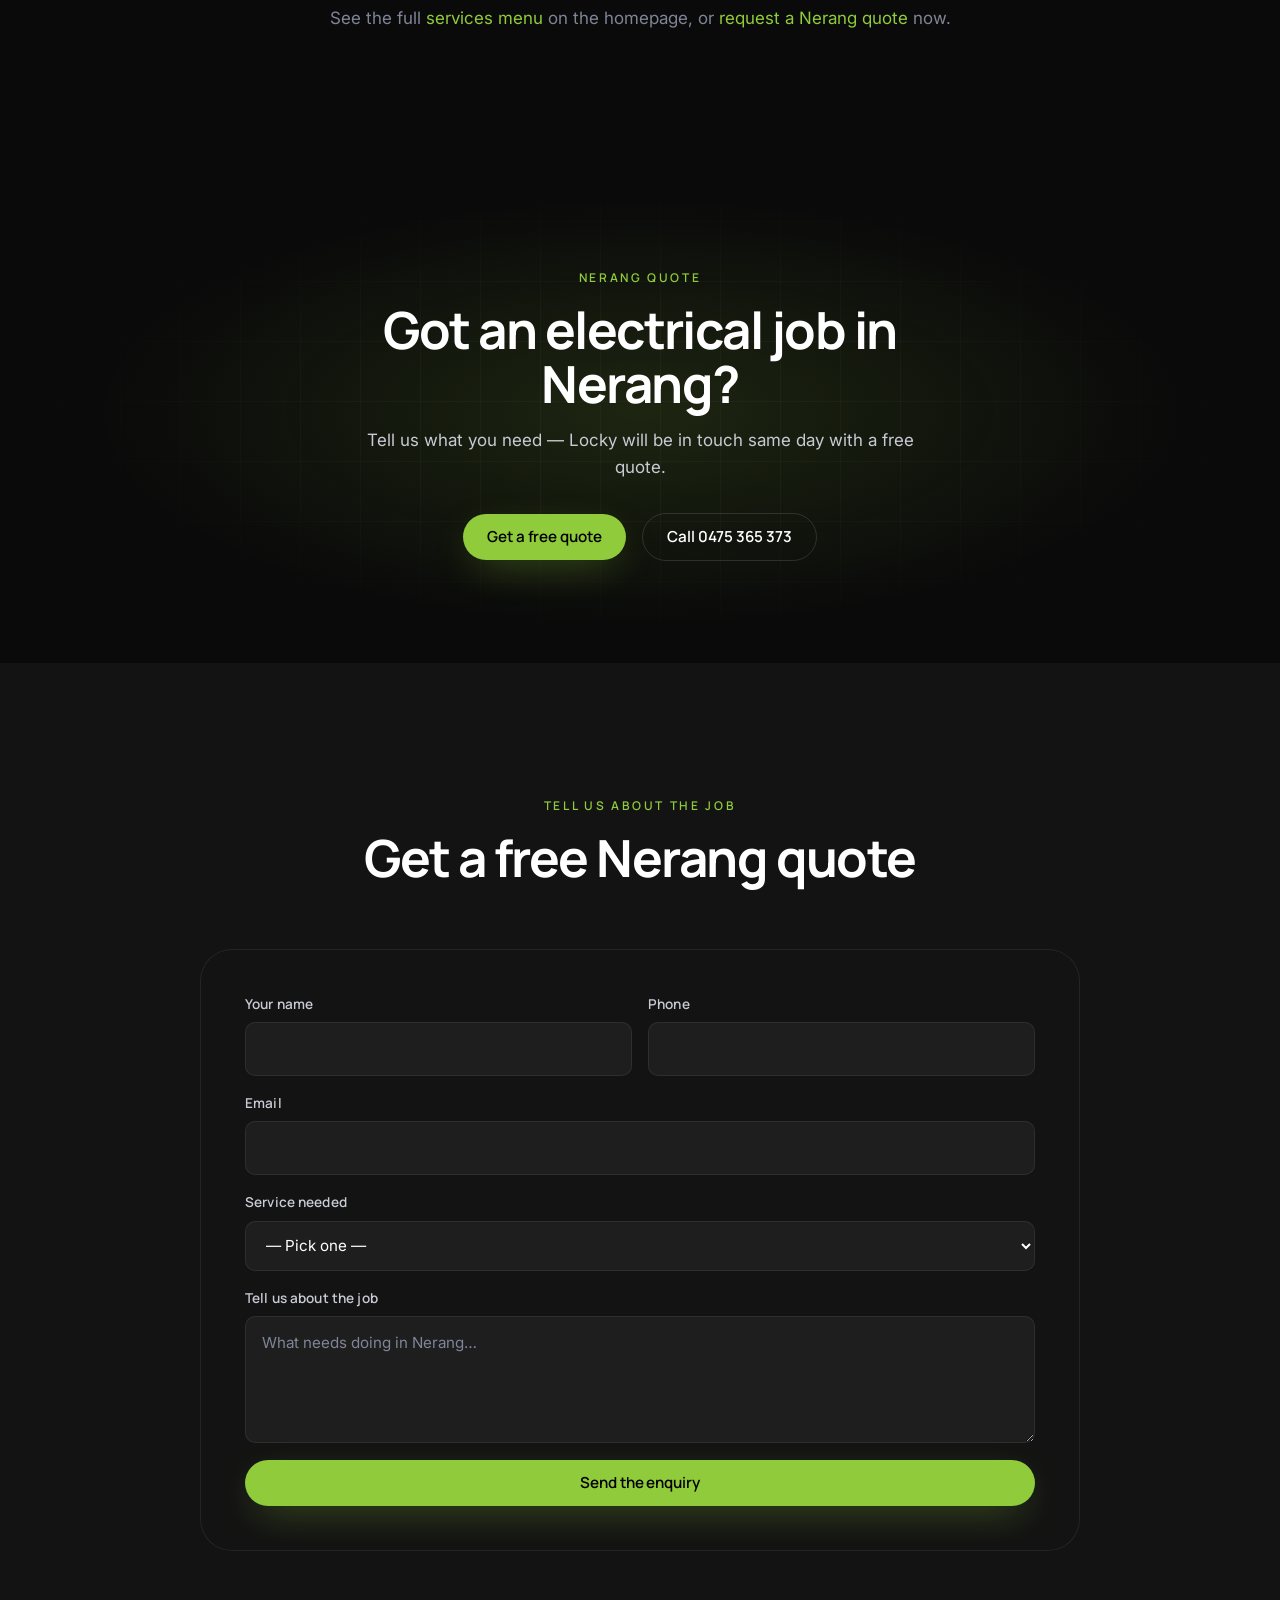
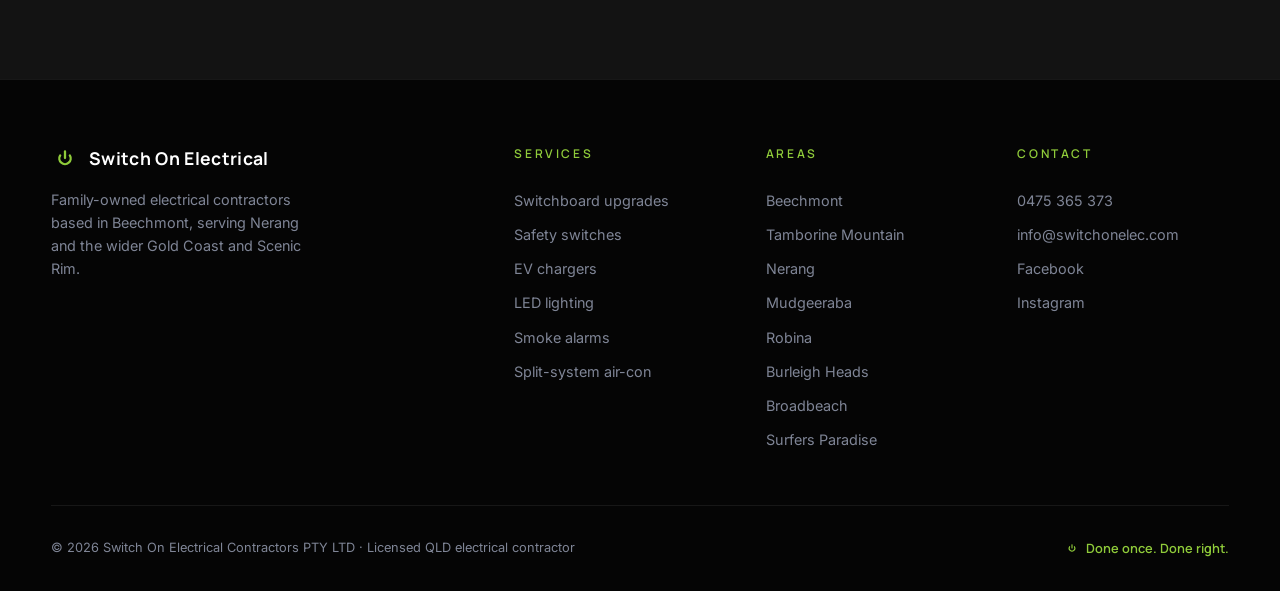
<file: suburbs/nerang.html>
<!DOCTYPE html>
<html lang="en-AU">
<head>
  <meta charset="UTF-8">
  <meta name="viewport" content="width=device-width, initial-scale=1, viewport-fit=cover">
  <title>Nerang Electrician — Switch On Electrical Contractors</title>
  <meta name="description" content="Nerang electricians — switchboards, EV chargers, lighting, safety switches, smoke alarms, split-system air-con. Family-owned, licensed, same-day quotes.">
  <meta name="theme-color" content="#0A0A0A">

  <link rel="icon" type="image/svg+xml" href="../assets/logo/favicon.svg">
  <link rel="canonical" href="https://switchonelec.com/suburbs/nerang.html">

  <meta property="og:type" content="website">
  <meta property="og:url" content="https://switchonelec.com/suburbs/nerang.html">
  <meta property="og:title" content="Nerang Electrician — Switch On Electrical Contractors">
  <meta property="og:description" content="Nerang electricians — switchboards, EV chargers, lighting, safety switches, smoke alarms, split-system air-con. Family-owned, licensed, same-day quotes.">
  <meta property="og:image" content="https://switchonelec.com/assets/og-image.jpg">

  <link rel="preconnect" href="https://fonts.googleapis.com">
  <link rel="preconnect" href="https://fonts.gstatic.com" crossorigin>
  <link href="https://fonts.googleapis.com/css2?family=Manrope:wght@500;600;700&family=Inter:wght@400;500;600&display=swap" rel="stylesheet">

  <link rel="stylesheet" href="../styles.css">

  <script type="application/ld+json">
  {
    "@context": "https://schema.org",
    "@type": "Electrician",
    "name": "Switch On Electrical Contractors PTY LTD",
    "image": "https://switchonelec.com/assets/og-image.jpg",
    "url": "https://switchonelec.com/suburbs/nerang.html",
    "telephone": "+61475365373",
    "email": "info@switchonelec.com",
    "priceRange": "$$",
    "description": "Nerang electricians — switchboards, EV chargers, lighting, safety switches, smoke alarms, split-system air-con. Family-owned, licensed, same-day quotes.",
    "address": {
      "@type": "PostalAddress",
      "addressLocality": "Beechmont",
      "addressRegion": "QLD",
      "addressCountry": "AU"
    },
    "areaServed": {
      "@type": "Place",
      "name": "Nerang, QLD"
    },
    "openingHoursSpecification": [{
      "@type": "OpeningHoursSpecification",
      "dayOfWeek": ["Monday","Tuesday","Wednesday","Thursday","Friday"],
      "opens": "07:00",
      "closes": "18:00"
    }],
    "aggregateRating": {
      "@type": "AggregateRating",
      "ratingValue": "5.0",
      "reviewCount": "3"
    }
  }
  </script>
</head>
<body>

  <nav class="nav scrolled" id="nav" aria-label="Main">
    <div class="container nav-inner">
      <a class="nav-logo" href="../index.html" aria-label="Switch On Electrical Contractors — home">
        <svg class="pwr-icon" viewBox="0 0 32 32" aria-hidden="true">
          <g stroke="currentColor" stroke-width="2.6" fill="none" stroke-linecap="round" stroke-linejoin="round" transform="translate(16 16.5)">
            <path d="M -5.5 -3.5 A 6.5 6.5 0 1 0 5.5 -3.5" />
            <line x1="0" y1="-8" x2="0" y2="-0.5" />
          </g>
        </svg>
        <span>Switch On</span>
      </a>
      <div class="nav-links">
        <a href="../index.html#services">Services</a>
        <a href="../index.html#quiz">Safety Check</a>
        <a href="../index.html#about">Meet the Family</a>
        <a href="../index.html#areas">Areas</a>
        <a href="../index.html#faq">FAQ</a>
      </div>
      <div class="nav-cta">
        <a class="nav-phone" href="tel:0475365373" aria-label="Call Switch On Electrical on 0475 365 373">
          <svg class="icon" viewBox="0 0 24 24" fill="none" stroke="currentColor" stroke-width="2" stroke-linecap="round" stroke-linejoin="round" aria-hidden="true">
            <path d="M22 16.92v3a2 2 0 0 1-2.18 2 19.79 19.79 0 0 1-8.63-3.07 19.5 19.5 0 0 1-6-6 19.79 19.79 0 0 1-3.07-8.67A2 2 0 0 1 4.11 2h3a2 2 0 0 1 2 1.72 12.84 12.84 0 0 0 .7 2.81 2 2 0 0 1-.45 2.11L8.09 9.91a16 16 0 0 0 6 6l1.27-1.27a2 2 0 0 1 2.11-.45 12.84 12.84 0 0 0 2.81.7A2 2 0 0 1 22 16.92z"/>
          </svg>
          0475 365 373
        </a>
        <a class="btn btn-primary" href="#contact">Get a Quote</a>
      </div>
    </div>
  </nav>

  <header class="hero" id="top" style="min-height: 70vh;">
    <div class="hero-bg" aria-hidden="true"></div>
    <div class="container">
      <div class="hero-content">
        <span class="eyebrow">Local electrician · Nerang</span>
        <h1>Your Nerang electrician.<br><span class="accent-line">Done once. Done right.</span></h1>
        <p class="hero-sub">Nerang is the gateway between the coast and the hinterland — and a big chunk of our work week. Tidy installs, fast quotes, and a sparky who actually picks up the phone.</p>
        <div class="hero-cta">
          <a class="btn btn-primary" href="#contact">Get a free quote</a>
          <a class="btn btn-secondary" href="tel:0475365373">Call 0475 365 373</a>
        </div>
      </div>
    </div>
  </header>

  <section class="trust-strip">
    <div class="container trust-row">
      <span class="trust-pill"><span class="pip"></span>Licensed QLD electrical contractor</span>
      <span class="trust-pill"><span class="pip"></span>Fully insured</span>
      <span class="trust-pill"><span class="pip"></span>Family-owned</span>
      <span class="trust-pill"><span class="pip"></span>Servicing Nerang, 20 minutes down the range</span>
      <span class="trust-pill"><span class="pip"></span>Workmanship guaranteed</span>
    </div>
  </section>

  <section class="section">
    <div class="container container-narrow">
      <div class="section-head">
        <span class="eyebrow">Nerang electrical</span>
        <h2>What we do for Nerang homes &amp; businesses</h2>
        <p class="lead">Nerang's mix of older homes and newer estates means everything from full rewires to compliance checks on landlord properties. We handle both with the same standard.</p>
      </div>

      <div class="faq-list" style="margin-bottom: 2.5rem;">
        <details class="faq-item" open>
          <summary>Residential electrical in Nerang</summary>
          <div class="faq-body">Switchboard upgrades, safety switches and RCDs, smoke alarm compliance, LED lighting refits, power points, full rewires. Whatever the home throws up, we handle it cleanly and back the work with a written guarantee.</div>
        </details>
        <details class="faq-item">
          <summary>EV chargers in Nerang</summary>
          <div class="faq-body">Tesla Gen 3, Wallbox, Zappi, universal — we'll install whatever you've bought, on a dedicated circuit, with smart-charging set up. Most installs are done in half a day.</div>
        </details>
        <details class="faq-item">
          <summary>Split-system air-con in Nerang</summary>
          <div class="faq-body">Supply &amp; install, or wire-in for the unit you've already got. We do the electrical side (dedicated circuit, isolator, tidy cable runs) and partner with refrig-licensed installers for the gas work where needed.</div>
        </details>
        <details class="faq-item">
          <summary>Commercial work in Nerang</summary>
          <div class="faq-body">Shopfronts, cafés, offices, light industrial. Fit-outs, maintenance, test &amp; tag, three-phase, after-hours where it has to be.</div>
        </details>
      </div>

      <p style="text-align: center; color: var(--text-muted);">See the full <a href="../index.html#services" style="color: var(--accent);">services menu</a> on the homepage, or <a href="#contact" style="color: var(--accent);">request a Nerang quote</a> now.</p>
    </div>
  </section>

  <section class="cta-strip">
    <div class="container">
      <span class="eyebrow">Nerang quote</span>
      <h2>Got an electrical job in Nerang?</h2>
      <p>Tell us what you need — Locky will be in touch same day with a free quote.</p>
      <div class="hero-cta">
        <a class="btn btn-primary" href="#contact">Get a free quote</a>
        <a class="btn btn-secondary" href="tel:0475365373">Call 0475 365 373</a>
      </div>
    </div>
  </section>

  <section class="section" id="contact" style="background: var(--bg-surface);">
    <div class="container container-narrow">
      <div class="section-head">
        <span class="eyebrow">Tell us about the job</span>
        <h2>Get a free Nerang quote</h2>
      </div>

      <form class="contact-form" id="contactForm"
            action="https://api.web3forms.com/submit"
            method="POST">
        <input type="hidden" name="access_key" value="REPLACE_WITH_WEB3FORMS_KEY">
        <input type="hidden" name="subject" value="New quote enquiry (Nerang) — switchonelec.com">
        <input type="hidden" name="from_name" value="Switch On website">
        <input type="hidden" name="suburb" value="Nerang">
        <input type="checkbox" name="botcheck" style="display:none" tabindex="-1" autocomplete="off">

        <div class="field-row">
          <div class="field">
            <label for="f-name">Your name</label>
            <input id="f-name" name="name" type="text" autocomplete="name" required>
          </div>
          <div class="field">
            <label for="f-phone">Phone</label>
            <input id="f-phone" name="phone" type="tel" autocomplete="tel" required>
          </div>
        </div>
        <div class="field">
          <label for="f-email">Email</label>
          <input id="f-email" name="email" type="email" autocomplete="email">
        </div>
        <div class="field">
          <label for="f-service">Service needed</label>
          <select id="f-service" name="service" required>
            <option value="">— Pick one —</option>
            <option value="Switchboard upgrade">Switchboard upgrade</option>
            <option value="Safety switches / RCDs">Safety switches / RCDs</option>
            <option value="EV charger install">EV charger install</option>
            <option value="LED lighting upgrade">LED lighting upgrade</option>
            <option value="Power points / rewires">Power points / rewires</option>
            <option value="Smoke alarms">Smoke alarms</option>
            <option value="Split-system air-con">Split-system air-con</option>
            <option value="Commercial fit-out">Commercial fit-out</option>
            <option value="Not sure yet">Not sure yet — talk it through</option>
          </select>
        </div>
        <div class="field">
          <label for="f-message">Tell us about the job</label>
          <textarea id="f-message" name="message" rows="4" placeholder="What needs doing in Nerang…"></textarea>
        </div>
        <button class="btn btn-primary" type="submit">Send the enquiry</button>
        <div class="form-status" id="formStatus" role="status" aria-live="polite"></div>
      </form>
    </div>
  </section>

  <footer class="footer">
    <div class="container">
      <div class="footer-grid">
        <div class="footer-brand">
          <a class="nav-logo" href="../index.html" aria-label="Switch On Electrical Contractors — home">
            <svg class="pwr-icon" viewBox="0 0 32 32" aria-hidden="true">
              <g stroke="currentColor" stroke-width="2.6" fill="none" stroke-linecap="round" stroke-linejoin="round" transform="translate(16 16.5)">
                <path d="M -5.5 -3.5 A 6.5 6.5 0 1 0 5.5 -3.5" />
                <line x1="0" y1="-8" x2="0" y2="-0.5" />
              </g>
            </svg>
            <span>Switch On Electrical</span>
          </a>
          <p>Family-owned electrical contractors based in Beechmont, serving Nerang and the wider Gold Coast and Scenic Rim.</p>
        </div>
        <div class="footer-col">
          <h4>Services</h4>
          <a href="../index.html#services">Switchboard upgrades</a>
          <a href="../index.html#services">Safety switches</a>
          <a href="../index.html#services">EV chargers</a>
          <a href="../index.html#services">LED lighting</a>
          <a href="../index.html#services">Smoke alarms</a>
          <a href="../index.html#services">Split-system air-con</a>
        </div>
        <div class="footer-col">
          <h4>Areas</h4>
          <a href="beechmont.html">Beechmont</a>
          <a href="tamborine-mountain.html">Tamborine Mountain</a>
          <a href="nerang.html">Nerang</a>
          <a href="mudgeeraba.html">Mudgeeraba</a>
          <a href="robina.html">Robina</a>
          <a href="burleigh-heads.html">Burleigh Heads</a>
          <a href="broadbeach.html">Broadbeach</a>
          <a href="surfers-paradise.html">Surfers Paradise</a>
        </div>
        <div class="footer-col">
          <h4>Contact</h4>
          <a href="tel:0475365373">0475 365 373</a>
          <a href="mailto:info@switchonelec.com">info@switchonelec.com</a>
          <a href="https://www.facebook.com/people/Switch-On-Electrical-Contractors-PTY-LTD/61574269461880/" target="_blank" rel="noopener">Facebook</a>
          <a href="https://www.instagram.com/switchon.elec/" target="_blank" rel="noopener">Instagram</a>
        </div>
      </div>
      <div class="footer-bottom">
        <div>© <span id="year">2026</span> Switch On Electrical Contractors PTY LTD · Licensed QLD electrical contractor</div>
        <div class="tagline">
          <svg width="14" height="14" viewBox="0 0 32 32" aria-hidden="true">
            <g stroke="currentColor" stroke-width="2.6" fill="none" stroke-linecap="round" stroke-linejoin="round" transform="translate(16 16.5)">
              <path d="M -5.5 -3.5 A 6.5 6.5 0 1 0 5.5 -3.5" />
              <line x1="0" y1="-8" x2="0" y2="-0.5" />
            </g>
          </svg>
          Done once. Done right.
        </div>
      </div>
    </div>
  </footer>

  <div class="sticky-cta" id="stickyCta">
    <a class="btn btn-secondary" href="tel:0475365373" aria-label="Call Switch On Electrical">Call</a>
    <a class="btn btn-primary" href="#contact">Quote</a>
  </div>

  <script src="../vendor/lenis.min.js" defer></script>
  <script src="../vendor/gsap.min.js" defer></script>
  <script src="../vendor/ScrollTrigger.min.js" defer></script>
  <script src="../script.js" defer></script>
</body>
</html>
</file>
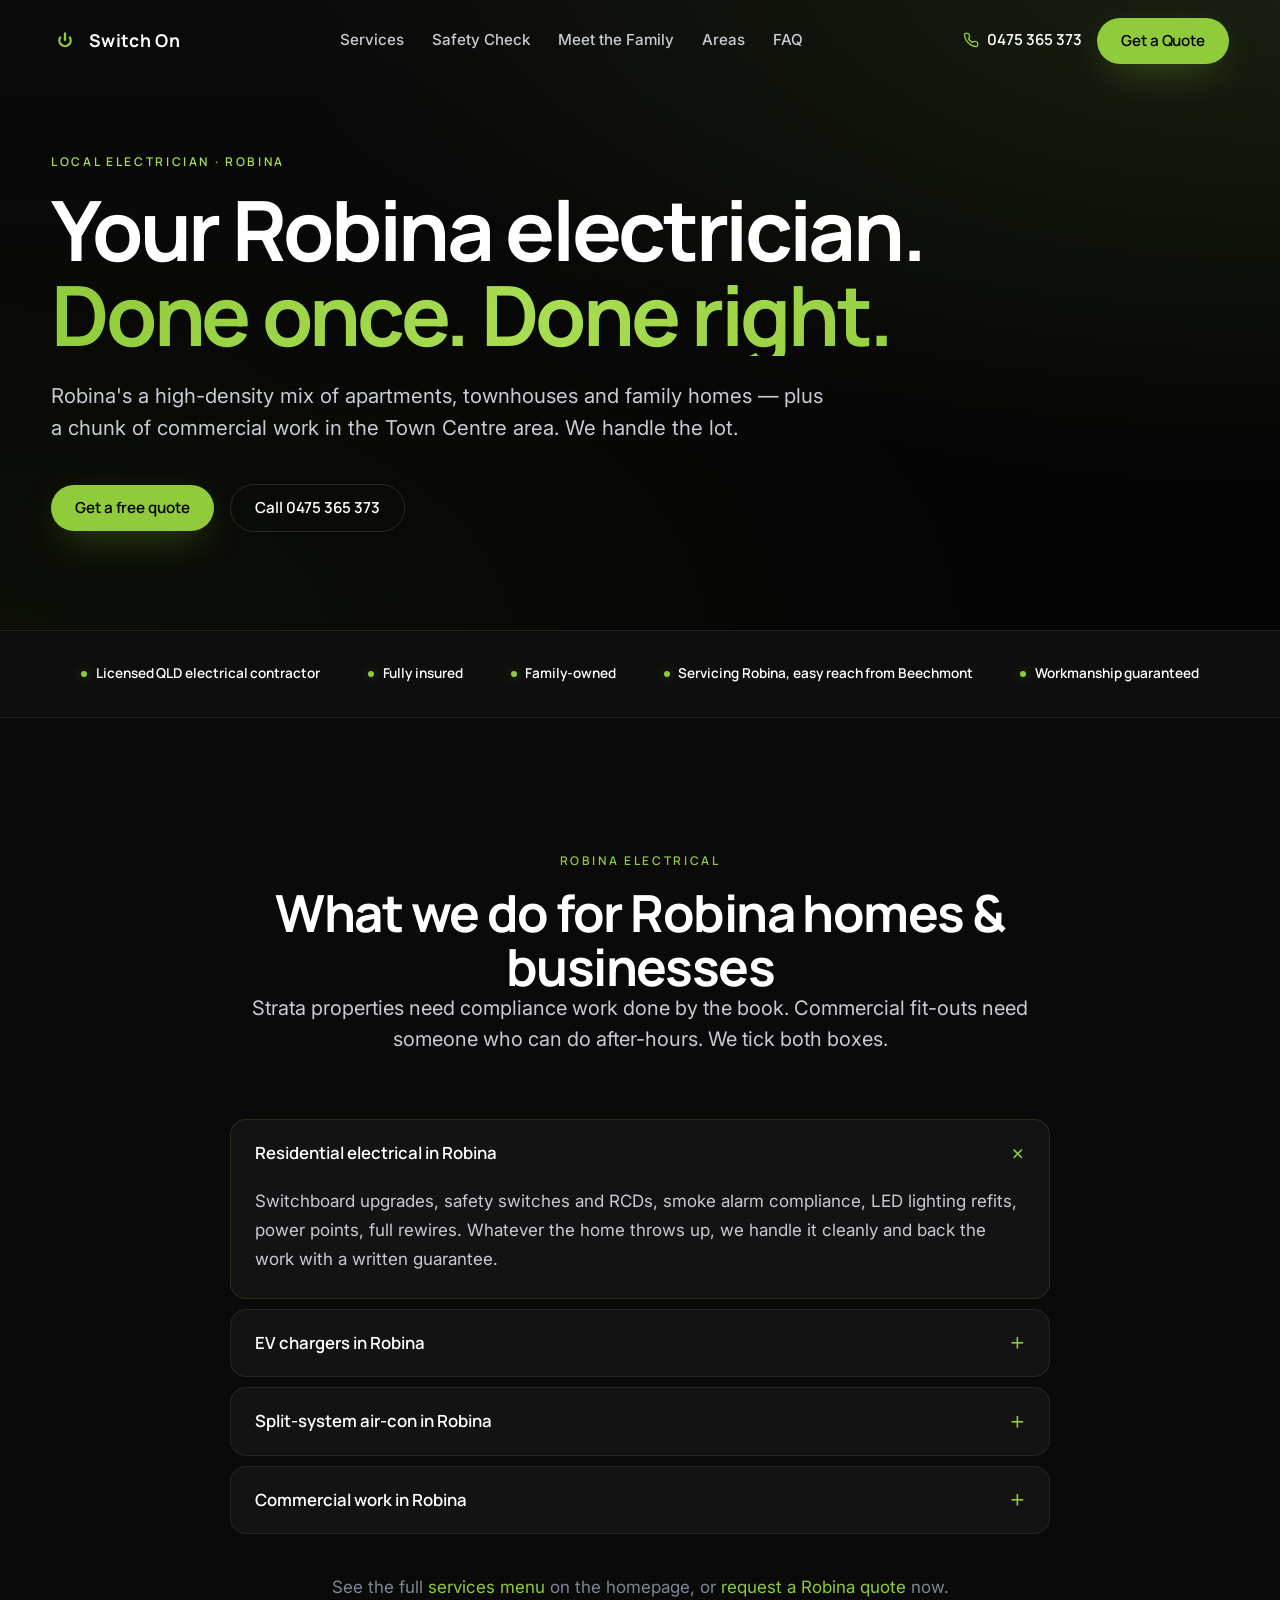
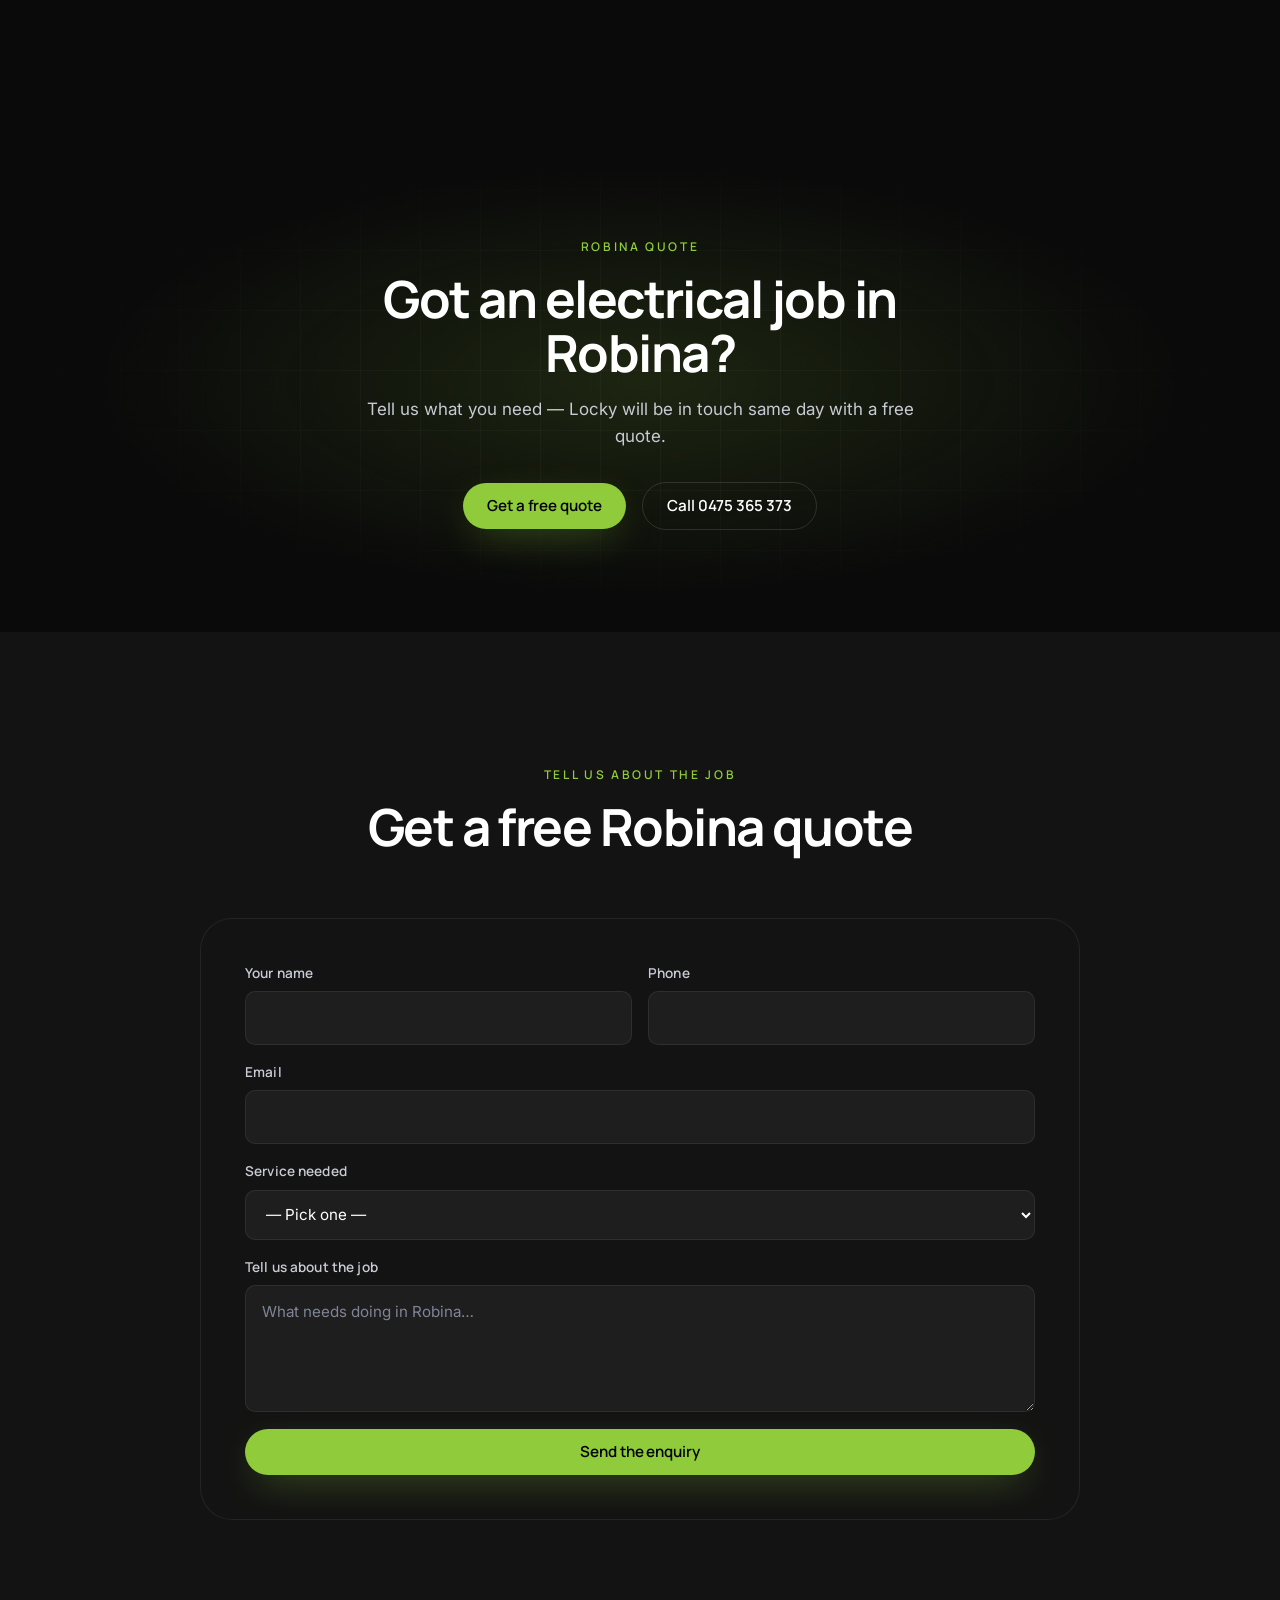
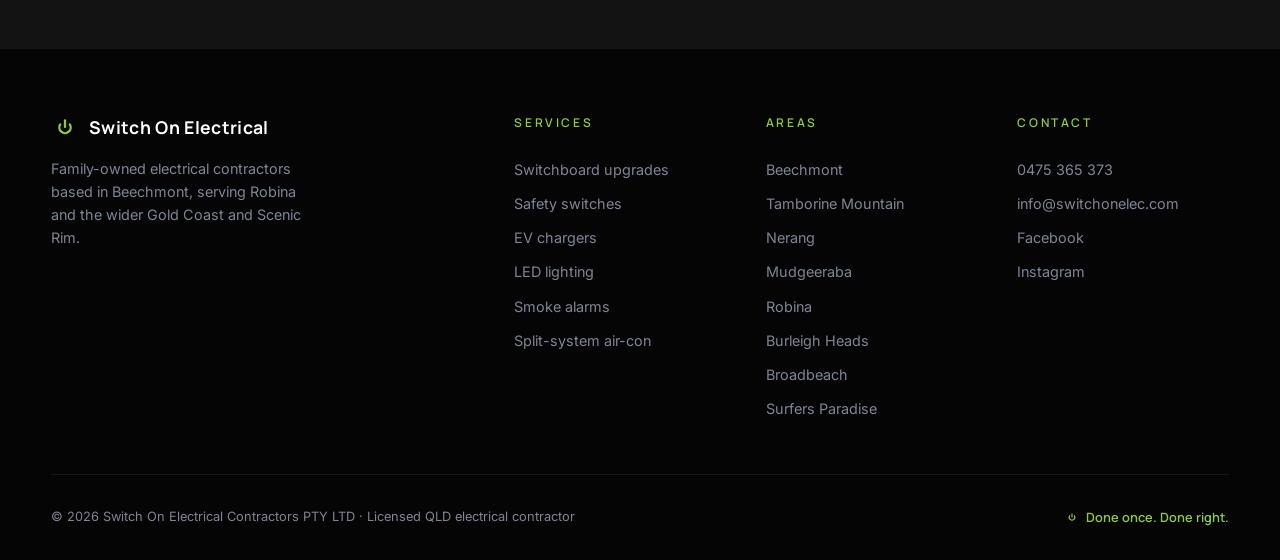
<file: suburbs/robina.html>
<!DOCTYPE html>
<html lang="en-AU">
<head>
  <meta charset="UTF-8">
  <meta name="viewport" content="width=device-width, initial-scale=1, viewport-fit=cover">
  <title>Robina Electrician — Switch On Electrical Contractors</title>
  <meta name="description" content="Robina electricians — residential and commercial. Switchboards, safety switches, EV chargers, smoke alarms, split-system air-con. Licensed and insured.">
  <meta name="theme-color" content="#0A0A0A">

  <link rel="icon" type="image/svg+xml" href="../assets/logo/favicon.svg">
  <link rel="canonical" href="https://switchonelec.com/suburbs/robina.html">

  <meta property="og:type" content="website">
  <meta property="og:url" content="https://switchonelec.com/suburbs/robina.html">
  <meta property="og:title" content="Robina Electrician — Switch On Electrical Contractors">
  <meta property="og:description" content="Robina electricians — residential and commercial. Switchboards, safety switches, EV chargers, smoke alarms, split-system air-con. Licensed and insured.">
  <meta property="og:image" content="https://switchonelec.com/assets/og-image.jpg">

  <link rel="preconnect" href="https://fonts.googleapis.com">
  <link rel="preconnect" href="https://fonts.gstatic.com" crossorigin>
  <link href="https://fonts.googleapis.com/css2?family=Manrope:wght@500;600;700&family=Inter:wght@400;500;600&display=swap" rel="stylesheet">

  <link rel="stylesheet" href="../styles.css">

  <script type="application/ld+json">
  {
    "@context": "https://schema.org",
    "@type": "Electrician",
    "name": "Switch On Electrical Contractors PTY LTD",
    "image": "https://switchonelec.com/assets/og-image.jpg",
    "url": "https://switchonelec.com/suburbs/robina.html",
    "telephone": "+61475365373",
    "email": "info@switchonelec.com",
    "priceRange": "$$",
    "description": "Robina electricians — residential and commercial. Switchboards, safety switches, EV chargers, smoke alarms, split-system air-con. Licensed and insured.",
    "address": {
      "@type": "PostalAddress",
      "addressLocality": "Beechmont",
      "addressRegion": "QLD",
      "addressCountry": "AU"
    },
    "areaServed": {
      "@type": "Place",
      "name": "Robina, QLD"
    },
    "openingHoursSpecification": [{
      "@type": "OpeningHoursSpecification",
      "dayOfWeek": ["Monday","Tuesday","Wednesday","Thursday","Friday"],
      "opens": "07:00",
      "closes": "18:00"
    }],
    "aggregateRating": {
      "@type": "AggregateRating",
      "ratingValue": "5.0",
      "reviewCount": "3"
    }
  }
  </script>
</head>
<body>

  <nav class="nav scrolled" id="nav" aria-label="Main">
    <div class="container nav-inner">
      <a class="nav-logo" href="../index.html" aria-label="Switch On Electrical Contractors — home">
        <svg class="pwr-icon" viewBox="0 0 32 32" aria-hidden="true">
          <g stroke="currentColor" stroke-width="2.6" fill="none" stroke-linecap="round" stroke-linejoin="round" transform="translate(16 16.5)">
            <path d="M -5.5 -3.5 A 6.5 6.5 0 1 0 5.5 -3.5" />
            <line x1="0" y1="-8" x2="0" y2="-0.5" />
          </g>
        </svg>
        <span>Switch On</span>
      </a>
      <div class="nav-links">
        <a href="../index.html#services">Services</a>
        <a href="../index.html#quiz">Safety Check</a>
        <a href="../index.html#about">Meet the Family</a>
        <a href="../index.html#areas">Areas</a>
        <a href="../index.html#faq">FAQ</a>
      </div>
      <div class="nav-cta">
        <a class="nav-phone" href="tel:0475365373" aria-label="Call Switch On Electrical on 0475 365 373">
          <svg class="icon" viewBox="0 0 24 24" fill="none" stroke="currentColor" stroke-width="2" stroke-linecap="round" stroke-linejoin="round" aria-hidden="true">
            <path d="M22 16.92v3a2 2 0 0 1-2.18 2 19.79 19.79 0 0 1-8.63-3.07 19.5 19.5 0 0 1-6-6 19.79 19.79 0 0 1-3.07-8.67A2 2 0 0 1 4.11 2h3a2 2 0 0 1 2 1.72 12.84 12.84 0 0 0 .7 2.81 2 2 0 0 1-.45 2.11L8.09 9.91a16 16 0 0 0 6 6l1.27-1.27a2 2 0 0 1 2.11-.45 12.84 12.84 0 0 0 2.81.7A2 2 0 0 1 22 16.92z"/>
          </svg>
          0475 365 373
        </a>
        <a class="btn btn-primary" href="#contact">Get a Quote</a>
      </div>
    </div>
  </nav>

  <header class="hero" id="top" style="min-height: 70vh;">
    <div class="hero-bg" aria-hidden="true"></div>
    <div class="container">
      <div class="hero-content">
        <span class="eyebrow">Local electrician · Robina</span>
        <h1>Your Robina electrician.<br><span class="accent-line">Done once. Done right.</span></h1>
        <p class="hero-sub">Robina's a high-density mix of apartments, townhouses and family homes — plus a chunk of commercial work in the Town Centre area. We handle the lot.</p>
        <div class="hero-cta">
          <a class="btn btn-primary" href="#contact">Get a free quote</a>
          <a class="btn btn-secondary" href="tel:0475365373">Call 0475 365 373</a>
        </div>
      </div>
    </div>
  </header>

  <section class="trust-strip">
    <div class="container trust-row">
      <span class="trust-pill"><span class="pip"></span>Licensed QLD electrical contractor</span>
      <span class="trust-pill"><span class="pip"></span>Fully insured</span>
      <span class="trust-pill"><span class="pip"></span>Family-owned</span>
      <span class="trust-pill"><span class="pip"></span>Servicing Robina, easy reach from Beechmont</span>
      <span class="trust-pill"><span class="pip"></span>Workmanship guaranteed</span>
    </div>
  </section>

  <section class="section">
    <div class="container container-narrow">
      <div class="section-head">
        <span class="eyebrow">Robina electrical</span>
        <h2>What we do for Robina homes &amp; businesses</h2>
        <p class="lead">Strata properties need compliance work done by the book. Commercial fit-outs need someone who can do after-hours. We tick both boxes.</p>
      </div>

      <div class="faq-list" style="margin-bottom: 2.5rem;">
        <details class="faq-item" open>
          <summary>Residential electrical in Robina</summary>
          <div class="faq-body">Switchboard upgrades, safety switches and RCDs, smoke alarm compliance, LED lighting refits, power points, full rewires. Whatever the home throws up, we handle it cleanly and back the work with a written guarantee.</div>
        </details>
        <details class="faq-item">
          <summary>EV chargers in Robina</summary>
          <div class="faq-body">Tesla Gen 3, Wallbox, Zappi, universal — we'll install whatever you've bought, on a dedicated circuit, with smart-charging set up. Most installs are done in half a day.</div>
        </details>
        <details class="faq-item">
          <summary>Split-system air-con in Robina</summary>
          <div class="faq-body">Supply &amp; install, or wire-in for the unit you've already got. We do the electrical side (dedicated circuit, isolator, tidy cable runs) and partner with refrig-licensed installers for the gas work where needed.</div>
        </details>
        <details class="faq-item">
          <summary>Commercial work in Robina</summary>
          <div class="faq-body">Shopfronts, cafés, offices, light industrial. Fit-outs, maintenance, test &amp; tag, three-phase, after-hours where it has to be.</div>
        </details>
      </div>

      <p style="text-align: center; color: var(--text-muted);">See the full <a href="../index.html#services" style="color: var(--accent);">services menu</a> on the homepage, or <a href="#contact" style="color: var(--accent);">request a Robina quote</a> now.</p>
    </div>
  </section>

  <section class="cta-strip">
    <div class="container">
      <span class="eyebrow">Robina quote</span>
      <h2>Got an electrical job in Robina?</h2>
      <p>Tell us what you need — Locky will be in touch same day with a free quote.</p>
      <div class="hero-cta">
        <a class="btn btn-primary" href="#contact">Get a free quote</a>
        <a class="btn btn-secondary" href="tel:0475365373">Call 0475 365 373</a>
      </div>
    </div>
  </section>

  <section class="section" id="contact" style="background: var(--bg-surface);">
    <div class="container container-narrow">
      <div class="section-head">
        <span class="eyebrow">Tell us about the job</span>
        <h2>Get a free Robina quote</h2>
      </div>

      <form class="contact-form" id="contactForm"
            action="https://api.web3forms.com/submit"
            method="POST">
        <input type="hidden" name="access_key" value="REPLACE_WITH_WEB3FORMS_KEY">
        <input type="hidden" name="subject" value="New quote enquiry (Robina) — switchonelec.com">
        <input type="hidden" name="from_name" value="Switch On website">
        <input type="hidden" name="suburb" value="Robina">
        <input type="checkbox" name="botcheck" style="display:none" tabindex="-1" autocomplete="off">

        <div class="field-row">
          <div class="field">
            <label for="f-name">Your name</label>
            <input id="f-name" name="name" type="text" autocomplete="name" required>
          </div>
          <div class="field">
            <label for="f-phone">Phone</label>
            <input id="f-phone" name="phone" type="tel" autocomplete="tel" required>
          </div>
        </div>
        <div class="field">
          <label for="f-email">Email</label>
          <input id="f-email" name="email" type="email" autocomplete="email">
        </div>
        <div class="field">
          <label for="f-service">Service needed</label>
          <select id="f-service" name="service" required>
            <option value="">— Pick one —</option>
            <option value="Switchboard upgrade">Switchboard upgrade</option>
            <option value="Safety switches / RCDs">Safety switches / RCDs</option>
            <option value="EV charger install">EV charger install</option>
            <option value="LED lighting upgrade">LED lighting upgrade</option>
            <option value="Power points / rewires">Power points / rewires</option>
            <option value="Smoke alarms">Smoke alarms</option>
            <option value="Split-system air-con">Split-system air-con</option>
            <option value="Commercial fit-out">Commercial fit-out</option>
            <option value="Not sure yet">Not sure yet — talk it through</option>
          </select>
        </div>
        <div class="field">
          <label for="f-message">Tell us about the job</label>
          <textarea id="f-message" name="message" rows="4" placeholder="What needs doing in Robina…"></textarea>
        </div>
        <button class="btn btn-primary" type="submit">Send the enquiry</button>
        <div class="form-status" id="formStatus" role="status" aria-live="polite"></div>
      </form>
    </div>
  </section>

  <footer class="footer">
    <div class="container">
      <div class="footer-grid">
        <div class="footer-brand">
          <a class="nav-logo" href="../index.html" aria-label="Switch On Electrical Contractors — home">
            <svg class="pwr-icon" viewBox="0 0 32 32" aria-hidden="true">
              <g stroke="currentColor" stroke-width="2.6" fill="none" stroke-linecap="round" stroke-linejoin="round" transform="translate(16 16.5)">
                <path d="M -5.5 -3.5 A 6.5 6.5 0 1 0 5.5 -3.5" />
                <line x1="0" y1="-8" x2="0" y2="-0.5" />
              </g>
            </svg>
            <span>Switch On Electrical</span>
          </a>
          <p>Family-owned electrical contractors based in Beechmont, serving Robina and the wider Gold Coast and Scenic Rim.</p>
        </div>
        <div class="footer-col">
          <h4>Services</h4>
          <a href="../index.html#services">Switchboard upgrades</a>
          <a href="../index.html#services">Safety switches</a>
          <a href="../index.html#services">EV chargers</a>
          <a href="../index.html#services">LED lighting</a>
          <a href="../index.html#services">Smoke alarms</a>
          <a href="../index.html#services">Split-system air-con</a>
        </div>
        <div class="footer-col">
          <h4>Areas</h4>
          <a href="beechmont.html">Beechmont</a>
          <a href="tamborine-mountain.html">Tamborine Mountain</a>
          <a href="nerang.html">Nerang</a>
          <a href="mudgeeraba.html">Mudgeeraba</a>
          <a href="robina.html">Robina</a>
          <a href="burleigh-heads.html">Burleigh Heads</a>
          <a href="broadbeach.html">Broadbeach</a>
          <a href="surfers-paradise.html">Surfers Paradise</a>
        </div>
        <div class="footer-col">
          <h4>Contact</h4>
          <a href="tel:0475365373">0475 365 373</a>
          <a href="mailto:info@switchonelec.com">info@switchonelec.com</a>
          <a href="https://www.facebook.com/people/Switch-On-Electrical-Contractors-PTY-LTD/61574269461880/" target="_blank" rel="noopener">Facebook</a>
          <a href="https://www.instagram.com/switchon.elec/" target="_blank" rel="noopener">Instagram</a>
        </div>
      </div>
      <div class="footer-bottom">
        <div>© <span id="year">2026</span> Switch On Electrical Contractors PTY LTD · Licensed QLD electrical contractor</div>
        <div class="tagline">
          <svg width="14" height="14" viewBox="0 0 32 32" aria-hidden="true">
            <g stroke="currentColor" stroke-width="2.6" fill="none" stroke-linecap="round" stroke-linejoin="round" transform="translate(16 16.5)">
              <path d="M -5.5 -3.5 A 6.5 6.5 0 1 0 5.5 -3.5" />
              <line x1="0" y1="-8" x2="0" y2="-0.5" />
            </g>
          </svg>
          Done once. Done right.
        </div>
      </div>
    </div>
  </footer>

  <div class="sticky-cta" id="stickyCta">
    <a class="btn btn-secondary" href="tel:0475365373" aria-label="Call Switch On Electrical">Call</a>
    <a class="btn btn-primary" href="#contact">Quote</a>
  </div>

  <script src="../vendor/lenis.min.js" defer></script>
  <script src="../vendor/gsap.min.js" defer></script>
  <script src="../vendor/ScrollTrigger.min.js" defer></script>
  <script src="../script.js" defer></script>
</body>
</html>
</file>
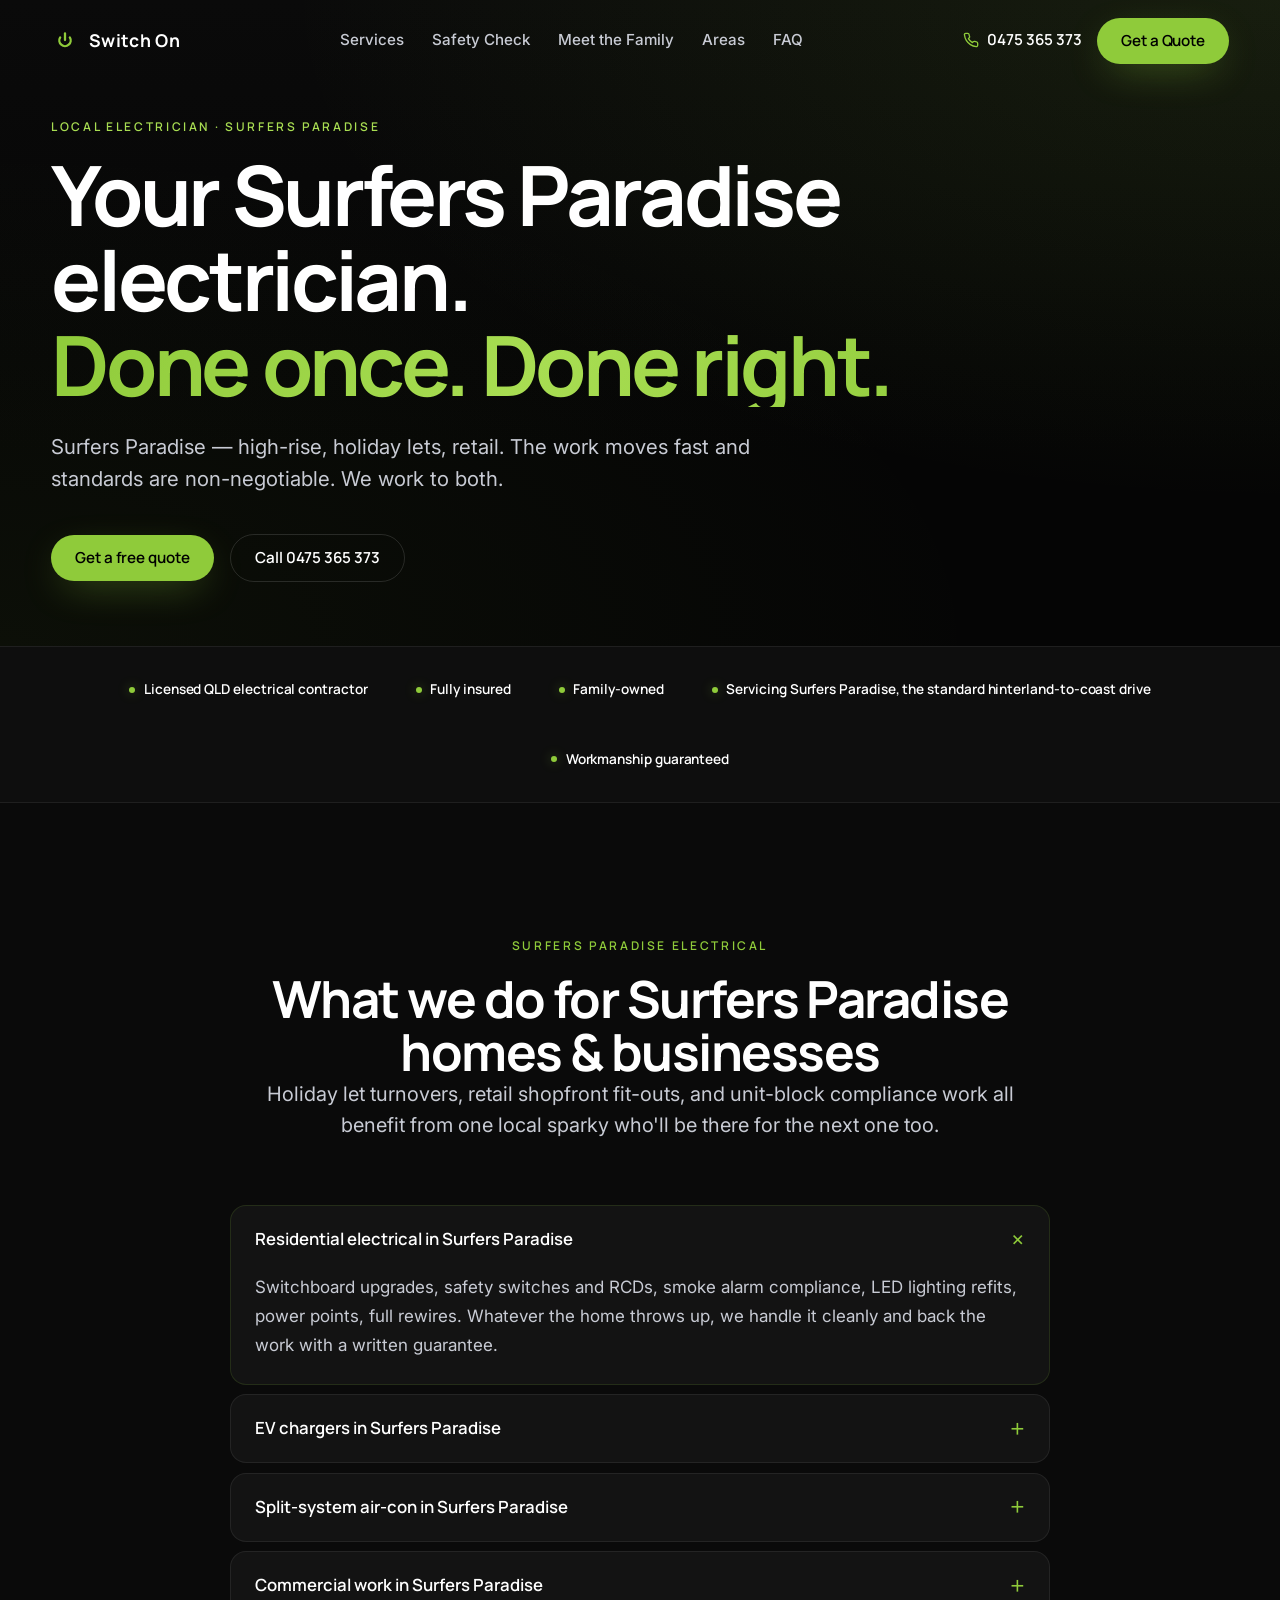
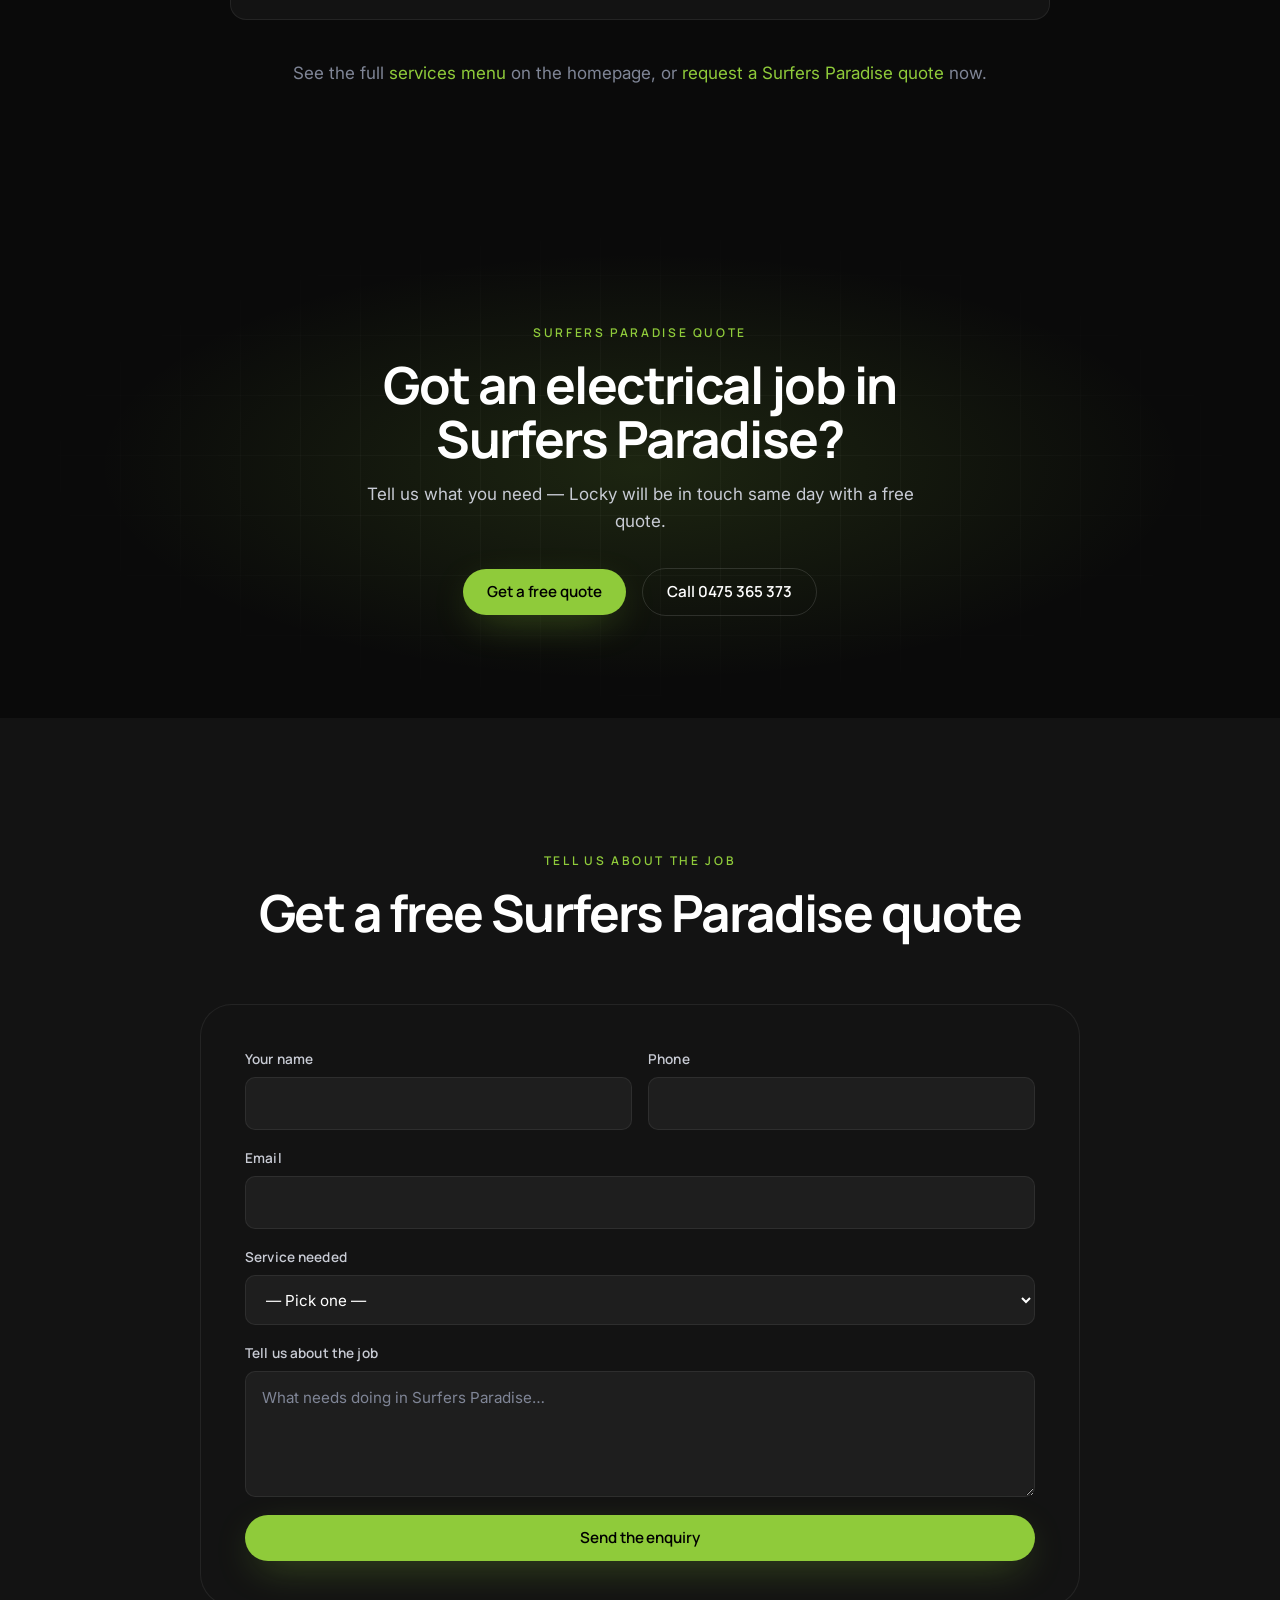
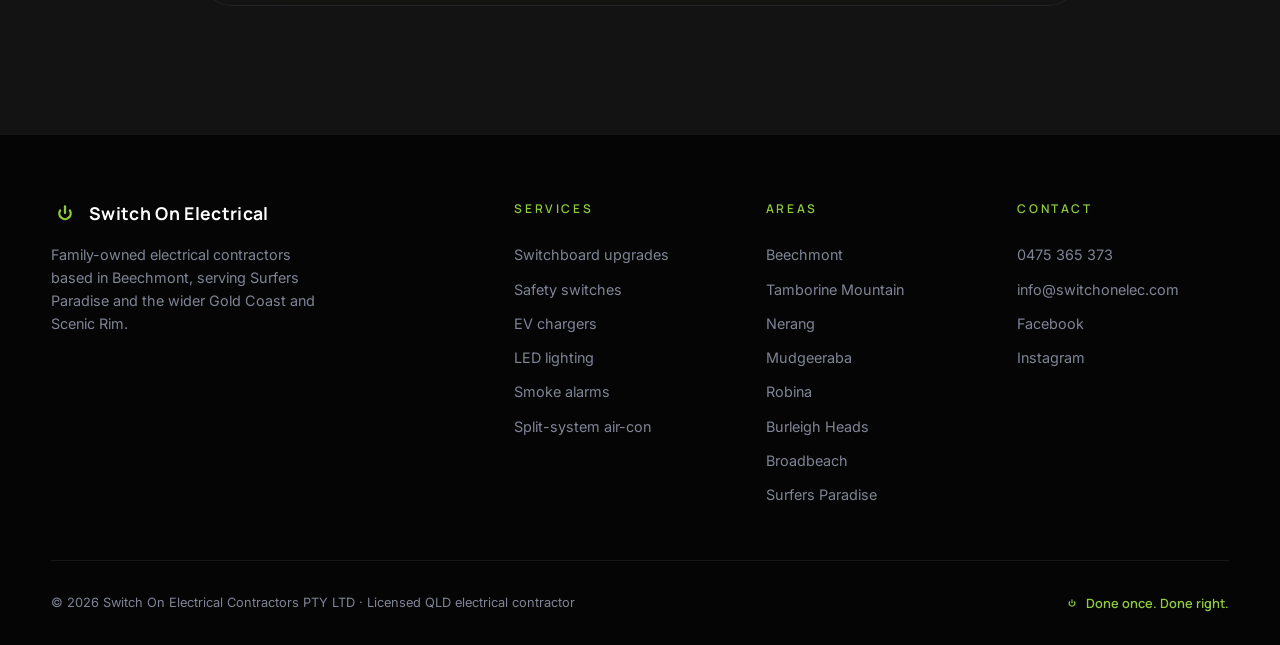
<file: suburbs/surfers-paradise.html>
<!DOCTYPE html>
<html lang="en-AU">
<head>
  <meta charset="UTF-8">
  <meta name="viewport" content="width=device-width, initial-scale=1, viewport-fit=cover">
  <title>Surfers Paradise Electrician — Switch On</title>
  <meta name="description" content="Surfers Paradise electricians — residential and commercial. Switchboards, EV chargers, lighting, safety switches, smoke alarms, split-system air-con.">
  <meta name="theme-color" content="#0A0A0A">

  <link rel="icon" type="image/svg+xml" href="../assets/logo/favicon.svg">
  <link rel="canonical" href="https://switchonelec.com/suburbs/surfers-paradise.html">

  <meta property="og:type" content="website">
  <meta property="og:url" content="https://switchonelec.com/suburbs/surfers-paradise.html">
  <meta property="og:title" content="Surfers Paradise Electrician — Switch On">
  <meta property="og:description" content="Surfers Paradise electricians — residential and commercial. Switchboards, EV chargers, lighting, safety switches, smoke alarms, split-system air-con.">
  <meta property="og:image" content="https://switchonelec.com/assets/og-image.jpg">

  <link rel="preconnect" href="https://fonts.googleapis.com">
  <link rel="preconnect" href="https://fonts.gstatic.com" crossorigin>
  <link href="https://fonts.googleapis.com/css2?family=Manrope:wght@500;600;700&family=Inter:wght@400;500;600&display=swap" rel="stylesheet">

  <link rel="stylesheet" href="../styles.css">

  <script type="application/ld+json">
  {
    "@context": "https://schema.org",
    "@type": "Electrician",
    "name": "Switch On Electrical Contractors PTY LTD",
    "image": "https://switchonelec.com/assets/og-image.jpg",
    "url": "https://switchonelec.com/suburbs/surfers-paradise.html",
    "telephone": "+61475365373",
    "email": "info@switchonelec.com",
    "priceRange": "$$",
    "description": "Surfers Paradise electricians — residential and commercial. Switchboards, EV chargers, lighting, safety switches, smoke alarms, split-system air-con.",
    "address": {
      "@type": "PostalAddress",
      "addressLocality": "Beechmont",
      "addressRegion": "QLD",
      "addressCountry": "AU"
    },
    "areaServed": {
      "@type": "Place",
      "name": "Surfers Paradise, QLD"
    },
    "openingHoursSpecification": [{
      "@type": "OpeningHoursSpecification",
      "dayOfWeek": ["Monday","Tuesday","Wednesday","Thursday","Friday"],
      "opens": "07:00",
      "closes": "18:00"
    }],
    "aggregateRating": {
      "@type": "AggregateRating",
      "ratingValue": "5.0",
      "reviewCount": "3"
    }
  }
  </script>
</head>
<body>

  <nav class="nav scrolled" id="nav" aria-label="Main">
    <div class="container nav-inner">
      <a class="nav-logo" href="../index.html" aria-label="Switch On Electrical Contractors — home">
        <svg class="pwr-icon" viewBox="0 0 32 32" aria-hidden="true">
          <g stroke="currentColor" stroke-width="2.6" fill="none" stroke-linecap="round" stroke-linejoin="round" transform="translate(16 16.5)">
            <path d="M -5.5 -3.5 A 6.5 6.5 0 1 0 5.5 -3.5" />
            <line x1="0" y1="-8" x2="0" y2="-0.5" />
          </g>
        </svg>
        <span>Switch On</span>
      </a>
      <div class="nav-links">
        <a href="../index.html#services">Services</a>
        <a href="../index.html#quiz">Safety Check</a>
        <a href="../index.html#about">Meet the Family</a>
        <a href="../index.html#areas">Areas</a>
        <a href="../index.html#faq">FAQ</a>
      </div>
      <div class="nav-cta">
        <a class="nav-phone" href="tel:0475365373" aria-label="Call Switch On Electrical on 0475 365 373">
          <svg class="icon" viewBox="0 0 24 24" fill="none" stroke="currentColor" stroke-width="2" stroke-linecap="round" stroke-linejoin="round" aria-hidden="true">
            <path d="M22 16.92v3a2 2 0 0 1-2.18 2 19.79 19.79 0 0 1-8.63-3.07 19.5 19.5 0 0 1-6-6 19.79 19.79 0 0 1-3.07-8.67A2 2 0 0 1 4.11 2h3a2 2 0 0 1 2 1.72 12.84 12.84 0 0 0 .7 2.81 2 2 0 0 1-.45 2.11L8.09 9.91a16 16 0 0 0 6 6l1.27-1.27a2 2 0 0 1 2.11-.45 12.84 12.84 0 0 0 2.81.7A2 2 0 0 1 22 16.92z"/>
          </svg>
          0475 365 373
        </a>
        <a class="btn btn-primary" href="#contact">Get a Quote</a>
      </div>
    </div>
  </nav>

  <header class="hero" id="top" style="min-height: 70vh;">
    <div class="hero-bg" aria-hidden="true"></div>
    <div class="container">
      <div class="hero-content">
        <span class="eyebrow">Local electrician · Surfers Paradise</span>
        <h1>Your Surfers Paradise electrician.<br><span class="accent-line">Done once. Done right.</span></h1>
        <p class="hero-sub">Surfers Paradise — high-rise, holiday lets, retail. The work moves fast and standards are non-negotiable. We work to both.</p>
        <div class="hero-cta">
          <a class="btn btn-primary" href="#contact">Get a free quote</a>
          <a class="btn btn-secondary" href="tel:0475365373">Call 0475 365 373</a>
        </div>
      </div>
    </div>
  </header>

  <section class="trust-strip">
    <div class="container trust-row">
      <span class="trust-pill"><span class="pip"></span>Licensed QLD electrical contractor</span>
      <span class="trust-pill"><span class="pip"></span>Fully insured</span>
      <span class="trust-pill"><span class="pip"></span>Family-owned</span>
      <span class="trust-pill"><span class="pip"></span>Servicing Surfers Paradise, the standard hinterland-to-coast drive</span>
      <span class="trust-pill"><span class="pip"></span>Workmanship guaranteed</span>
    </div>
  </section>

  <section class="section">
    <div class="container container-narrow">
      <div class="section-head">
        <span class="eyebrow">Surfers Paradise electrical</span>
        <h2>What we do for Surfers Paradise homes &amp; businesses</h2>
        <p class="lead">Holiday let turnovers, retail shopfront fit-outs, and unit-block compliance work all benefit from one local sparky who'll be there for the next one too.</p>
      </div>

      <div class="faq-list" style="margin-bottom: 2.5rem;">
        <details class="faq-item" open>
          <summary>Residential electrical in Surfers Paradise</summary>
          <div class="faq-body">Switchboard upgrades, safety switches and RCDs, smoke alarm compliance, LED lighting refits, power points, full rewires. Whatever the home throws up, we handle it cleanly and back the work with a written guarantee.</div>
        </details>
        <details class="faq-item">
          <summary>EV chargers in Surfers Paradise</summary>
          <div class="faq-body">Tesla Gen 3, Wallbox, Zappi, universal — we'll install whatever you've bought, on a dedicated circuit, with smart-charging set up. Most installs are done in half a day.</div>
        </details>
        <details class="faq-item">
          <summary>Split-system air-con in Surfers Paradise</summary>
          <div class="faq-body">Supply &amp; install, or wire-in for the unit you've already got. We do the electrical side (dedicated circuit, isolator, tidy cable runs) and partner with refrig-licensed installers for the gas work where needed.</div>
        </details>
        <details class="faq-item">
          <summary>Commercial work in Surfers Paradise</summary>
          <div class="faq-body">Shopfronts, cafés, offices, light industrial. Fit-outs, maintenance, test &amp; tag, three-phase, after-hours where it has to be.</div>
        </details>
      </div>

      <p style="text-align: center; color: var(--text-muted);">See the full <a href="../index.html#services" style="color: var(--accent);">services menu</a> on the homepage, or <a href="#contact" style="color: var(--accent);">request a Surfers Paradise quote</a> now.</p>
    </div>
  </section>

  <section class="cta-strip">
    <div class="container">
      <span class="eyebrow">Surfers Paradise quote</span>
      <h2>Got an electrical job in Surfers Paradise?</h2>
      <p>Tell us what you need — Locky will be in touch same day with a free quote.</p>
      <div class="hero-cta">
        <a class="btn btn-primary" href="#contact">Get a free quote</a>
        <a class="btn btn-secondary" href="tel:0475365373">Call 0475 365 373</a>
      </div>
    </div>
  </section>

  <section class="section" id="contact" style="background: var(--bg-surface);">
    <div class="container container-narrow">
      <div class="section-head">
        <span class="eyebrow">Tell us about the job</span>
        <h2>Get a free Surfers Paradise quote</h2>
      </div>

      <form class="contact-form" id="contactForm"
            action="https://api.web3forms.com/submit"
            method="POST">
        <input type="hidden" name="access_key" value="REPLACE_WITH_WEB3FORMS_KEY">
        <input type="hidden" name="subject" value="New quote enquiry (Surfers Paradise) — switchonelec.com">
        <input type="hidden" name="from_name" value="Switch On website">
        <input type="hidden" name="suburb" value="Surfers Paradise">
        <input type="checkbox" name="botcheck" style="display:none" tabindex="-1" autocomplete="off">

        <div class="field-row">
          <div class="field">
            <label for="f-name">Your name</label>
            <input id="f-name" name="name" type="text" autocomplete="name" required>
          </div>
          <div class="field">
            <label for="f-phone">Phone</label>
            <input id="f-phone" name="phone" type="tel" autocomplete="tel" required>
          </div>
        </div>
        <div class="field">
          <label for="f-email">Email</label>
          <input id="f-email" name="email" type="email" autocomplete="email">
        </div>
        <div class="field">
          <label for="f-service">Service needed</label>
          <select id="f-service" name="service" required>
            <option value="">— Pick one —</option>
            <option value="Switchboard upgrade">Switchboard upgrade</option>
            <option value="Safety switches / RCDs">Safety switches / RCDs</option>
            <option value="EV charger install">EV charger install</option>
            <option value="LED lighting upgrade">LED lighting upgrade</option>
            <option value="Power points / rewires">Power points / rewires</option>
            <option value="Smoke alarms">Smoke alarms</option>
            <option value="Split-system air-con">Split-system air-con</option>
            <option value="Commercial fit-out">Commercial fit-out</option>
            <option value="Not sure yet">Not sure yet — talk it through</option>
          </select>
        </div>
        <div class="field">
          <label for="f-message">Tell us about the job</label>
          <textarea id="f-message" name="message" rows="4" placeholder="What needs doing in Surfers Paradise…"></textarea>
        </div>
        <button class="btn btn-primary" type="submit">Send the enquiry</button>
        <div class="form-status" id="formStatus" role="status" aria-live="polite"></div>
      </form>
    </div>
  </section>

  <footer class="footer">
    <div class="container">
      <div class="footer-grid">
        <div class="footer-brand">
          <a class="nav-logo" href="../index.html" aria-label="Switch On Electrical Contractors — home">
            <svg class="pwr-icon" viewBox="0 0 32 32" aria-hidden="true">
              <g stroke="currentColor" stroke-width="2.6" fill="none" stroke-linecap="round" stroke-linejoin="round" transform="translate(16 16.5)">
                <path d="M -5.5 -3.5 A 6.5 6.5 0 1 0 5.5 -3.5" />
                <line x1="0" y1="-8" x2="0" y2="-0.5" />
              </g>
            </svg>
            <span>Switch On Electrical</span>
          </a>
          <p>Family-owned electrical contractors based in Beechmont, serving Surfers Paradise and the wider Gold Coast and Scenic Rim.</p>
        </div>
        <div class="footer-col">
          <h4>Services</h4>
          <a href="../index.html#services">Switchboard upgrades</a>
          <a href="../index.html#services">Safety switches</a>
          <a href="../index.html#services">EV chargers</a>
          <a href="../index.html#services">LED lighting</a>
          <a href="../index.html#services">Smoke alarms</a>
          <a href="../index.html#services">Split-system air-con</a>
        </div>
        <div class="footer-col">
          <h4>Areas</h4>
          <a href="beechmont.html">Beechmont</a>
          <a href="tamborine-mountain.html">Tamborine Mountain</a>
          <a href="nerang.html">Nerang</a>
          <a href="mudgeeraba.html">Mudgeeraba</a>
          <a href="robina.html">Robina</a>
          <a href="burleigh-heads.html">Burleigh Heads</a>
          <a href="broadbeach.html">Broadbeach</a>
          <a href="surfers-paradise.html">Surfers Paradise</a>
        </div>
        <div class="footer-col">
          <h4>Contact</h4>
          <a href="tel:0475365373">0475 365 373</a>
          <a href="mailto:info@switchonelec.com">info@switchonelec.com</a>
          <a href="https://www.facebook.com/people/Switch-On-Electrical-Contractors-PTY-LTD/61574269461880/" target="_blank" rel="noopener">Facebook</a>
          <a href="https://www.instagram.com/switchon.elec/" target="_blank" rel="noopener">Instagram</a>
        </div>
      </div>
      <div class="footer-bottom">
        <div>© <span id="year">2026</span> Switch On Electrical Contractors PTY LTD · Licensed QLD electrical contractor</div>
        <div class="tagline">
          <svg width="14" height="14" viewBox="0 0 32 32" aria-hidden="true">
            <g stroke="currentColor" stroke-width="2.6" fill="none" stroke-linecap="round" stroke-linejoin="round" transform="translate(16 16.5)">
              <path d="M -5.5 -3.5 A 6.5 6.5 0 1 0 5.5 -3.5" />
              <line x1="0" y1="-8" x2="0" y2="-0.5" />
            </g>
          </svg>
          Done once. Done right.
        </div>
      </div>
    </div>
  </footer>

  <div class="sticky-cta" id="stickyCta">
    <a class="btn btn-secondary" href="tel:0475365373" aria-label="Call Switch On Electrical">Call</a>
    <a class="btn btn-primary" href="#contact">Quote</a>
  </div>

  <script src="../vendor/lenis.min.js" defer></script>
  <script src="../vendor/gsap.min.js" defer></script>
  <script src="../vendor/ScrollTrigger.min.js" defer></script>
  <script src="../script.js" defer></script>
</body>
</html>
</file>
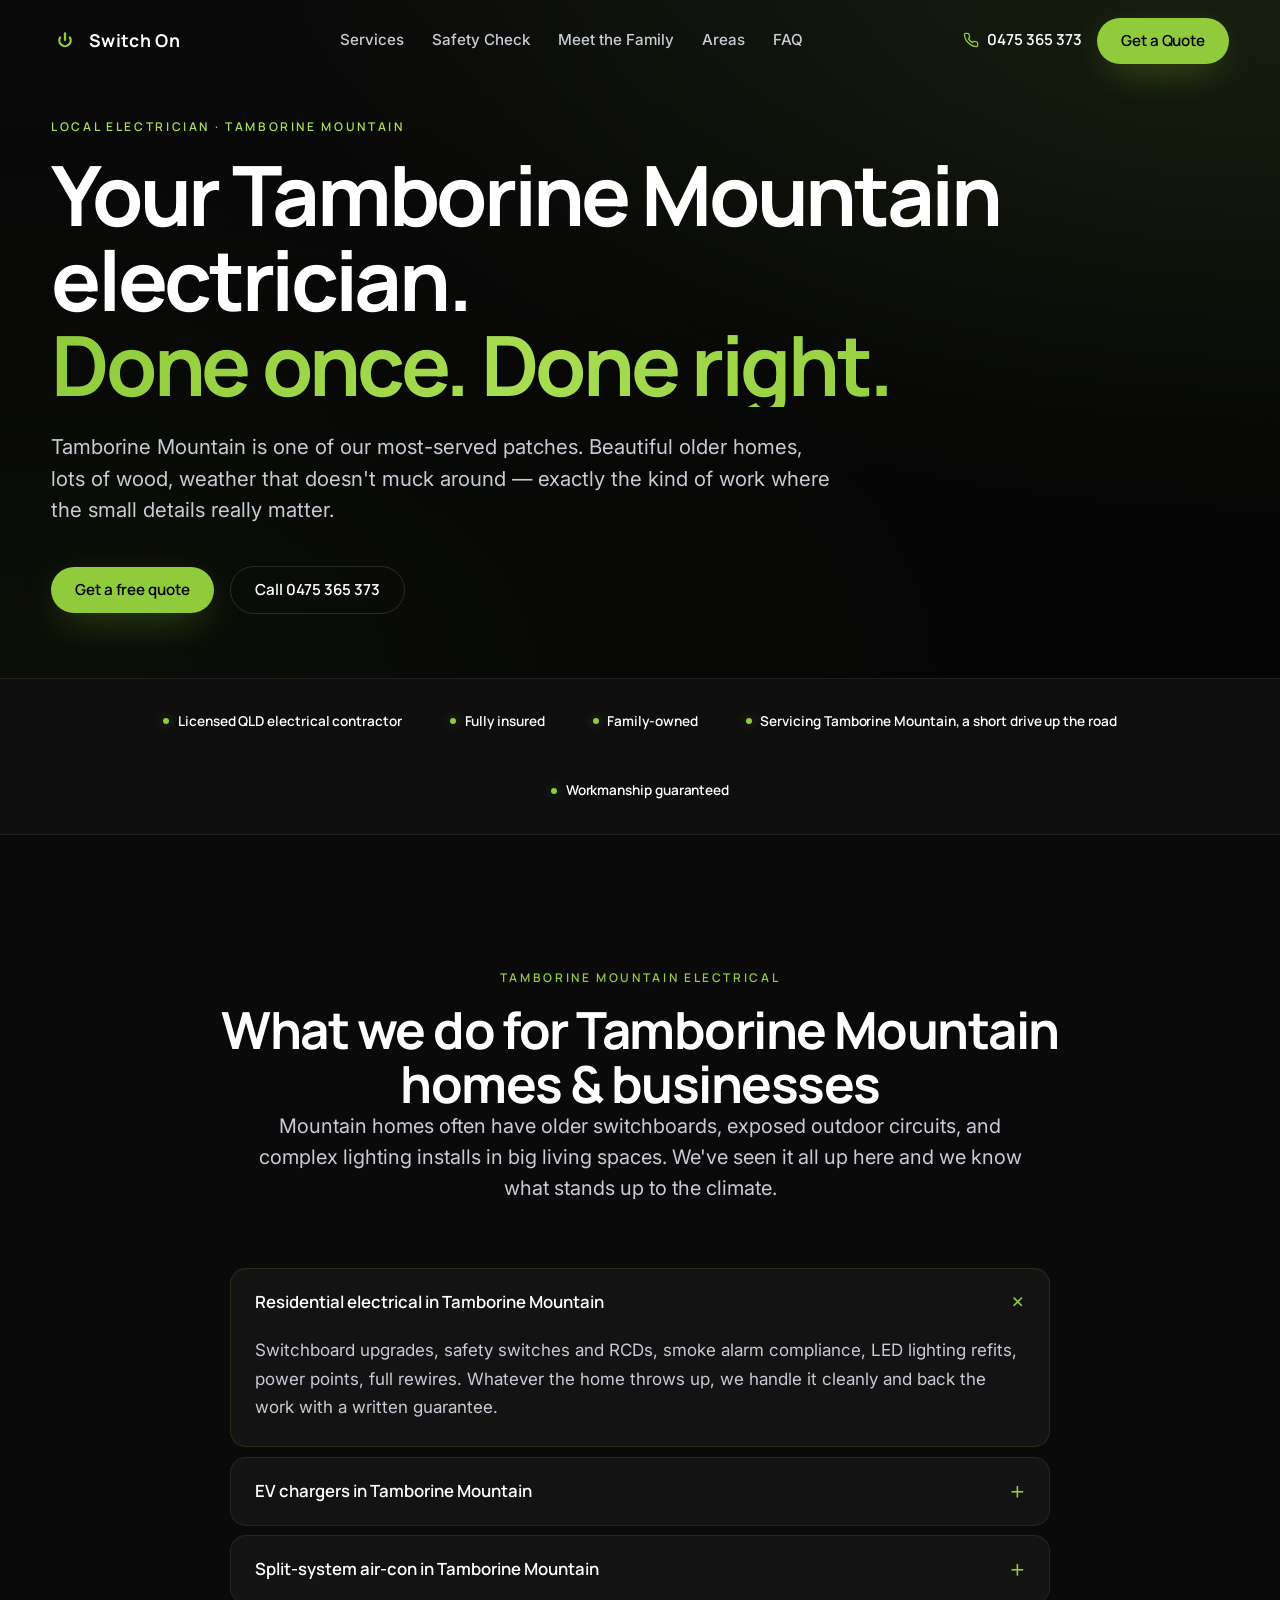
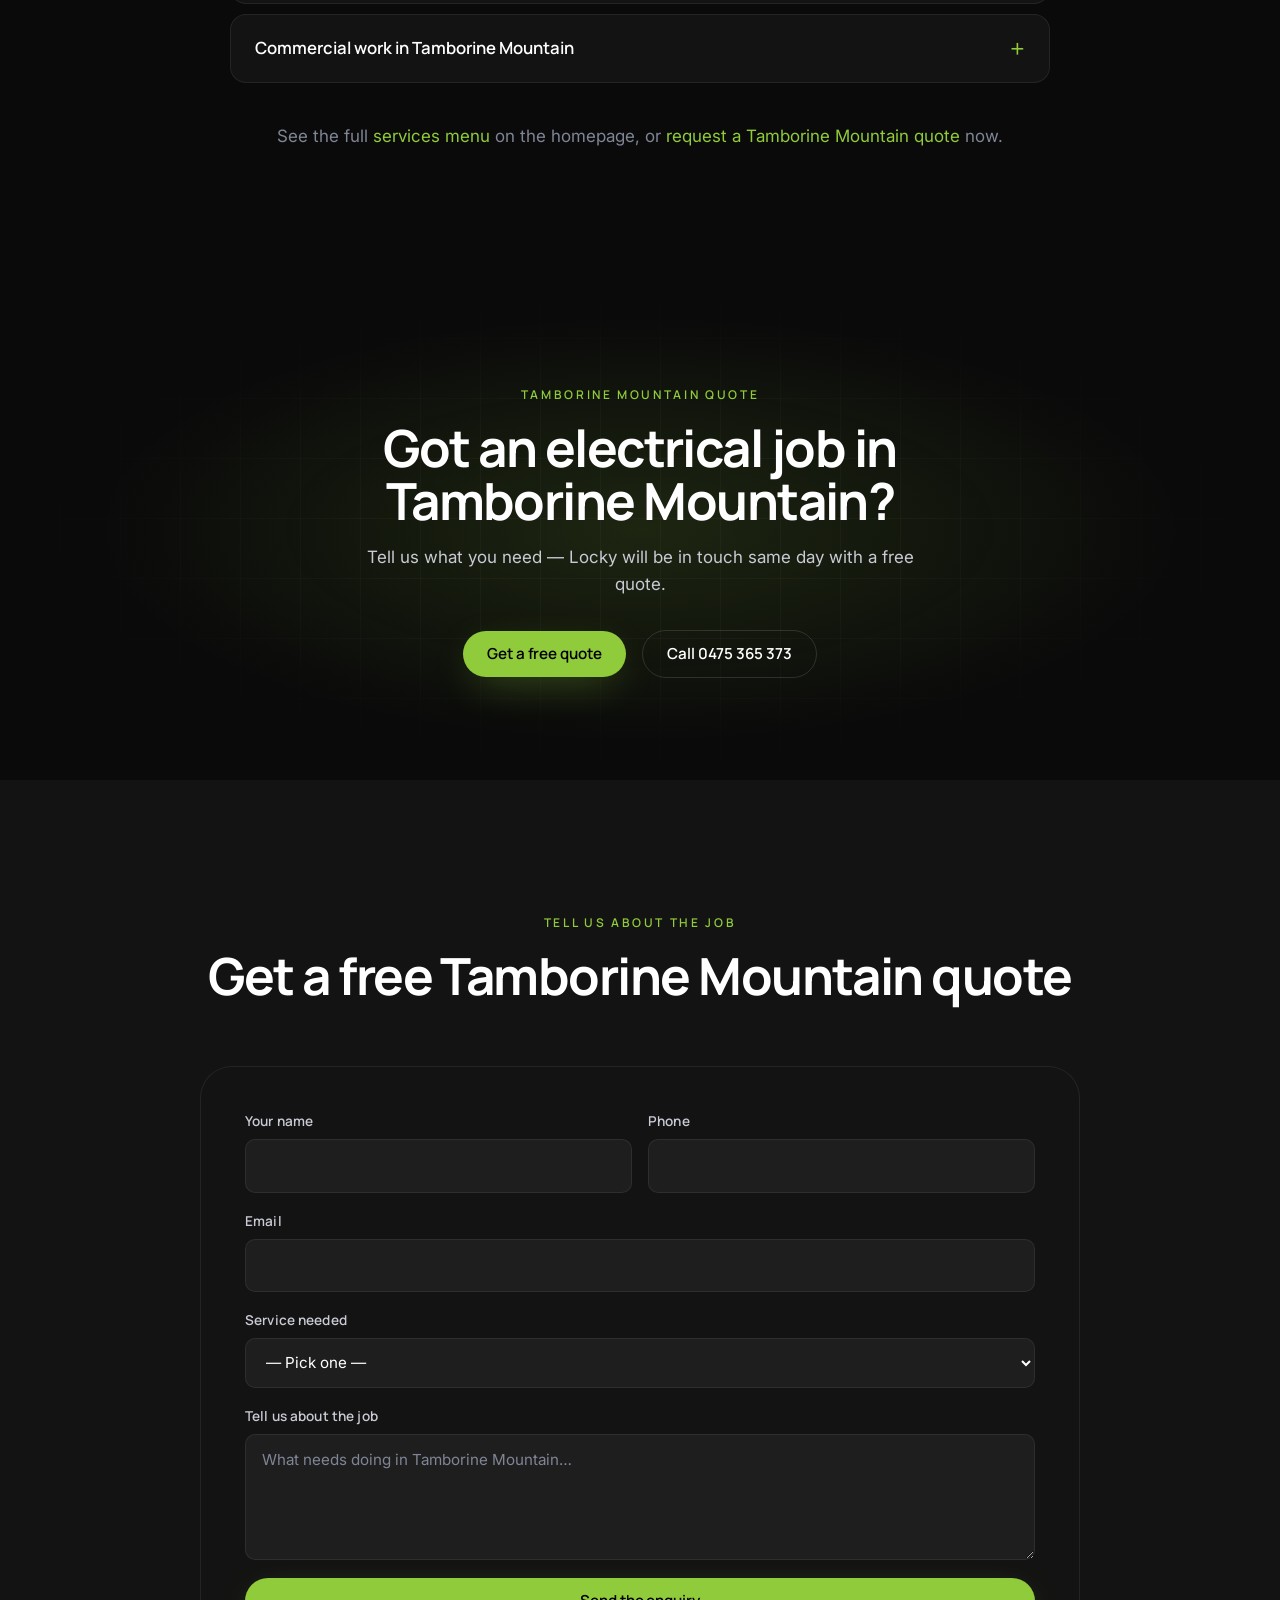
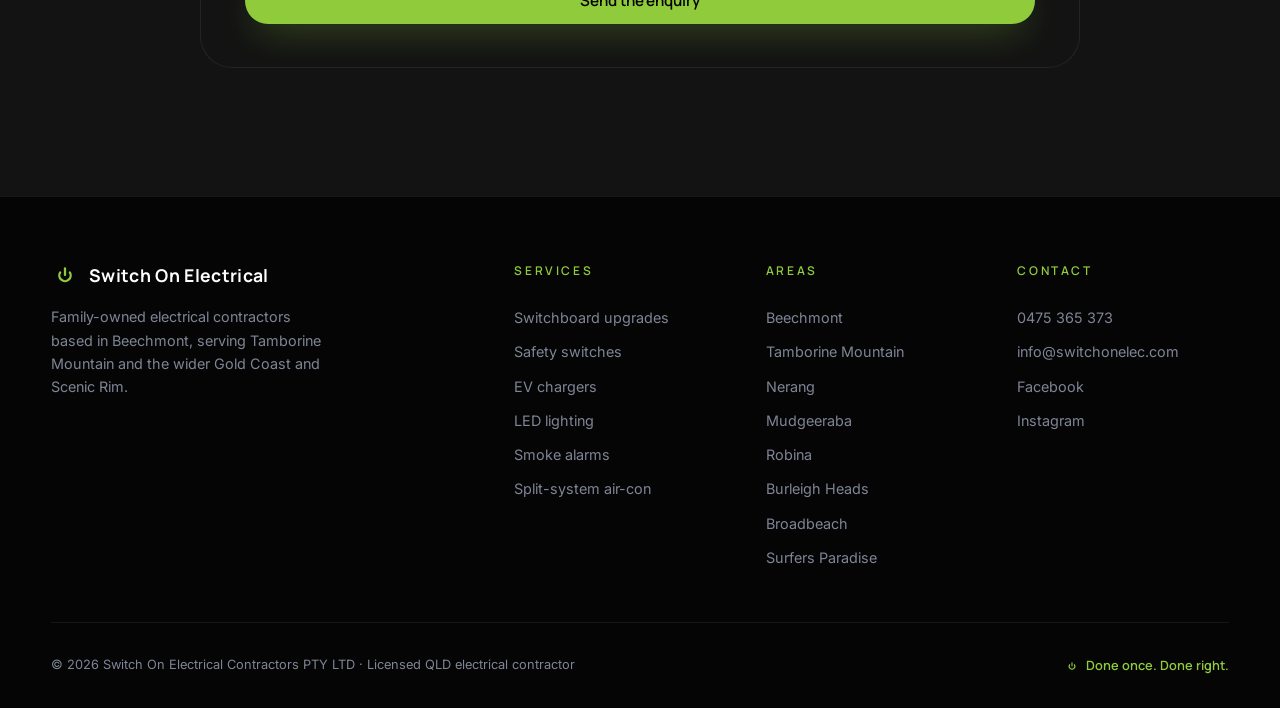
<file: suburbs/tamborine-mountain.html>
<!DOCTYPE html>
<html lang="en-AU">
<head>
  <meta charset="UTF-8">
  <meta name="viewport" content="width=device-width, initial-scale=1, viewport-fit=cover">
  <title>Tamborine Mountain Electrician — Switch On</title>
  <meta name="description" content="Tamborine Mountain electricians — switchboard upgrades, EV chargers, LED lighting, safety switches, smoke alarms, split-system air-con. Local, licensed, family-run.">
  <meta name="theme-color" content="#0A0A0A">

  <link rel="icon" type="image/svg+xml" href="../assets/logo/favicon.svg">
  <link rel="canonical" href="https://switchonelec.com/suburbs/tamborine-mountain.html">

  <meta property="og:type" content="website">
  <meta property="og:url" content="https://switchonelec.com/suburbs/tamborine-mountain.html">
  <meta property="og:title" content="Tamborine Mountain Electrician — Switch On">
  <meta property="og:description" content="Tamborine Mountain electricians — switchboard upgrades, EV chargers, LED lighting, safety switches, smoke alarms, split-system air-con. Local, licensed, family-run.">
  <meta property="og:image" content="https://switchonelec.com/assets/og-image.jpg">

  <link rel="preconnect" href="https://fonts.googleapis.com">
  <link rel="preconnect" href="https://fonts.gstatic.com" crossorigin>
  <link href="https://fonts.googleapis.com/css2?family=Manrope:wght@500;600;700&family=Inter:wght@400;500;600&display=swap" rel="stylesheet">

  <link rel="stylesheet" href="../styles.css">

  <script type="application/ld+json">
  {
    "@context": "https://schema.org",
    "@type": "Electrician",
    "name": "Switch On Electrical Contractors PTY LTD",
    "image": "https://switchonelec.com/assets/og-image.jpg",
    "url": "https://switchonelec.com/suburbs/tamborine-mountain.html",
    "telephone": "+61475365373",
    "email": "info@switchonelec.com",
    "priceRange": "$$",
    "description": "Tamborine Mountain electricians — switchboard upgrades, EV chargers, LED lighting, safety switches, smoke alarms, split-system air-con. Local, licensed, family-run.",
    "address": {
      "@type": "PostalAddress",
      "addressLocality": "Beechmont",
      "addressRegion": "QLD",
      "addressCountry": "AU"
    },
    "areaServed": {
      "@type": "Place",
      "name": "Tamborine Mountain, QLD"
    },
    "openingHoursSpecification": [{
      "@type": "OpeningHoursSpecification",
      "dayOfWeek": ["Monday","Tuesday","Wednesday","Thursday","Friday"],
      "opens": "07:00",
      "closes": "18:00"
    }],
    "aggregateRating": {
      "@type": "AggregateRating",
      "ratingValue": "5.0",
      "reviewCount": "3"
    }
  }
  </script>
</head>
<body>

  <nav class="nav scrolled" id="nav" aria-label="Main">
    <div class="container nav-inner">
      <a class="nav-logo" href="../index.html" aria-label="Switch On Electrical Contractors — home">
        <svg class="pwr-icon" viewBox="0 0 32 32" aria-hidden="true">
          <g stroke="currentColor" stroke-width="2.6" fill="none" stroke-linecap="round" stroke-linejoin="round" transform="translate(16 16.5)">
            <path d="M -5.5 -3.5 A 6.5 6.5 0 1 0 5.5 -3.5" />
            <line x1="0" y1="-8" x2="0" y2="-0.5" />
          </g>
        </svg>
        <span>Switch On</span>
      </a>
      <div class="nav-links">
        <a href="../index.html#services">Services</a>
        <a href="../index.html#quiz">Safety Check</a>
        <a href="../index.html#about">Meet the Family</a>
        <a href="../index.html#areas">Areas</a>
        <a href="../index.html#faq">FAQ</a>
      </div>
      <div class="nav-cta">
        <a class="nav-phone" href="tel:0475365373" aria-label="Call Switch On Electrical on 0475 365 373">
          <svg class="icon" viewBox="0 0 24 24" fill="none" stroke="currentColor" stroke-width="2" stroke-linecap="round" stroke-linejoin="round" aria-hidden="true">
            <path d="M22 16.92v3a2 2 0 0 1-2.18 2 19.79 19.79 0 0 1-8.63-3.07 19.5 19.5 0 0 1-6-6 19.79 19.79 0 0 1-3.07-8.67A2 2 0 0 1 4.11 2h3a2 2 0 0 1 2 1.72 12.84 12.84 0 0 0 .7 2.81 2 2 0 0 1-.45 2.11L8.09 9.91a16 16 0 0 0 6 6l1.27-1.27a2 2 0 0 1 2.11-.45 12.84 12.84 0 0 0 2.81.7A2 2 0 0 1 22 16.92z"/>
          </svg>
          0475 365 373
        </a>
        <a class="btn btn-primary" href="#contact">Get a Quote</a>
      </div>
    </div>
  </nav>

  <header class="hero" id="top" style="min-height: 70vh;">
    <div class="hero-bg" aria-hidden="true"></div>
    <div class="container">
      <div class="hero-content">
        <span class="eyebrow">Local electrician · Tamborine Mountain</span>
        <h1>Your Tamborine Mountain electrician.<br><span class="accent-line">Done once. Done right.</span></h1>
        <p class="hero-sub">Tamborine Mountain is one of our most-served patches. Beautiful older homes, lots of wood, weather that doesn't muck around — exactly the kind of work where the small details really matter.</p>
        <div class="hero-cta">
          <a class="btn btn-primary" href="#contact">Get a free quote</a>
          <a class="btn btn-secondary" href="tel:0475365373">Call 0475 365 373</a>
        </div>
      </div>
    </div>
  </header>

  <section class="trust-strip">
    <div class="container trust-row">
      <span class="trust-pill"><span class="pip"></span>Licensed QLD electrical contractor</span>
      <span class="trust-pill"><span class="pip"></span>Fully insured</span>
      <span class="trust-pill"><span class="pip"></span>Family-owned</span>
      <span class="trust-pill"><span class="pip"></span>Servicing Tamborine Mountain, a short drive up the road</span>
      <span class="trust-pill"><span class="pip"></span>Workmanship guaranteed</span>
    </div>
  </section>

  <section class="section">
    <div class="container container-narrow">
      <div class="section-head">
        <span class="eyebrow">Tamborine Mountain electrical</span>
        <h2>What we do for Tamborine Mountain homes &amp; businesses</h2>
        <p class="lead">Mountain homes often have older switchboards, exposed outdoor circuits, and complex lighting installs in big living spaces. We've seen it all up here and we know what stands up to the climate.</p>
      </div>

      <div class="faq-list" style="margin-bottom: 2.5rem;">
        <details class="faq-item" open>
          <summary>Residential electrical in Tamborine Mountain</summary>
          <div class="faq-body">Switchboard upgrades, safety switches and RCDs, smoke alarm compliance, LED lighting refits, power points, full rewires. Whatever the home throws up, we handle it cleanly and back the work with a written guarantee.</div>
        </details>
        <details class="faq-item">
          <summary>EV chargers in Tamborine Mountain</summary>
          <div class="faq-body">Tesla Gen 3, Wallbox, Zappi, universal — we'll install whatever you've bought, on a dedicated circuit, with smart-charging set up. Most installs are done in half a day.</div>
        </details>
        <details class="faq-item">
          <summary>Split-system air-con in Tamborine Mountain</summary>
          <div class="faq-body">Supply &amp; install, or wire-in for the unit you've already got. We do the electrical side (dedicated circuit, isolator, tidy cable runs) and partner with refrig-licensed installers for the gas work where needed.</div>
        </details>
        <details class="faq-item">
          <summary>Commercial work in Tamborine Mountain</summary>
          <div class="faq-body">Shopfronts, cafés, offices, light industrial. Fit-outs, maintenance, test &amp; tag, three-phase, after-hours where it has to be.</div>
        </details>
      </div>

      <p style="text-align: center; color: var(--text-muted);">See the full <a href="../index.html#services" style="color: var(--accent);">services menu</a> on the homepage, or <a href="#contact" style="color: var(--accent);">request a Tamborine Mountain quote</a> now.</p>
    </div>
  </section>

  <section class="cta-strip">
    <div class="container">
      <span class="eyebrow">Tamborine Mountain quote</span>
      <h2>Got an electrical job in Tamborine Mountain?</h2>
      <p>Tell us what you need — Locky will be in touch same day with a free quote.</p>
      <div class="hero-cta">
        <a class="btn btn-primary" href="#contact">Get a free quote</a>
        <a class="btn btn-secondary" href="tel:0475365373">Call 0475 365 373</a>
      </div>
    </div>
  </section>

  <section class="section" id="contact" style="background: var(--bg-surface);">
    <div class="container container-narrow">
      <div class="section-head">
        <span class="eyebrow">Tell us about the job</span>
        <h2>Get a free Tamborine Mountain quote</h2>
      </div>

      <form class="contact-form" id="contactForm"
            action="https://api.web3forms.com/submit"
            method="POST">
        <input type="hidden" name="access_key" value="REPLACE_WITH_WEB3FORMS_KEY">
        <input type="hidden" name="subject" value="New quote enquiry (Tamborine Mountain) — switchonelec.com">
        <input type="hidden" name="from_name" value="Switch On website">
        <input type="hidden" name="suburb" value="Tamborine Mountain">
        <input type="checkbox" name="botcheck" style="display:none" tabindex="-1" autocomplete="off">

        <div class="field-row">
          <div class="field">
            <label for="f-name">Your name</label>
            <input id="f-name" name="name" type="text" autocomplete="name" required>
          </div>
          <div class="field">
            <label for="f-phone">Phone</label>
            <input id="f-phone" name="phone" type="tel" autocomplete="tel" required>
          </div>
        </div>
        <div class="field">
          <label for="f-email">Email</label>
          <input id="f-email" name="email" type="email" autocomplete="email">
        </div>
        <div class="field">
          <label for="f-service">Service needed</label>
          <select id="f-service" name="service" required>
            <option value="">— Pick one —</option>
            <option value="Switchboard upgrade">Switchboard upgrade</option>
            <option value="Safety switches / RCDs">Safety switches / RCDs</option>
            <option value="EV charger install">EV charger install</option>
            <option value="LED lighting upgrade">LED lighting upgrade</option>
            <option value="Power points / rewires">Power points / rewires</option>
            <option value="Smoke alarms">Smoke alarms</option>
            <option value="Split-system air-con">Split-system air-con</option>
            <option value="Commercial fit-out">Commercial fit-out</option>
            <option value="Not sure yet">Not sure yet — talk it through</option>
          </select>
        </div>
        <div class="field">
          <label for="f-message">Tell us about the job</label>
          <textarea id="f-message" name="message" rows="4" placeholder="What needs doing in Tamborine Mountain…"></textarea>
        </div>
        <button class="btn btn-primary" type="submit">Send the enquiry</button>
        <div class="form-status" id="formStatus" role="status" aria-live="polite"></div>
      </form>
    </div>
  </section>

  <footer class="footer">
    <div class="container">
      <div class="footer-grid">
        <div class="footer-brand">
          <a class="nav-logo" href="../index.html" aria-label="Switch On Electrical Contractors — home">
            <svg class="pwr-icon" viewBox="0 0 32 32" aria-hidden="true">
              <g stroke="currentColor" stroke-width="2.6" fill="none" stroke-linecap="round" stroke-linejoin="round" transform="translate(16 16.5)">
                <path d="M -5.5 -3.5 A 6.5 6.5 0 1 0 5.5 -3.5" />
                <line x1="0" y1="-8" x2="0" y2="-0.5" />
              </g>
            </svg>
            <span>Switch On Electrical</span>
          </a>
          <p>Family-owned electrical contractors based in Beechmont, serving Tamborine Mountain and the wider Gold Coast and Scenic Rim.</p>
        </div>
        <div class="footer-col">
          <h4>Services</h4>
          <a href="../index.html#services">Switchboard upgrades</a>
          <a href="../index.html#services">Safety switches</a>
          <a href="../index.html#services">EV chargers</a>
          <a href="../index.html#services">LED lighting</a>
          <a href="../index.html#services">Smoke alarms</a>
          <a href="../index.html#services">Split-system air-con</a>
        </div>
        <div class="footer-col">
          <h4>Areas</h4>
          <a href="beechmont.html">Beechmont</a>
          <a href="tamborine-mountain.html">Tamborine Mountain</a>
          <a href="nerang.html">Nerang</a>
          <a href="mudgeeraba.html">Mudgeeraba</a>
          <a href="robina.html">Robina</a>
          <a href="burleigh-heads.html">Burleigh Heads</a>
          <a href="broadbeach.html">Broadbeach</a>
          <a href="surfers-paradise.html">Surfers Paradise</a>
        </div>
        <div class="footer-col">
          <h4>Contact</h4>
          <a href="tel:0475365373">0475 365 373</a>
          <a href="mailto:info@switchonelec.com">info@switchonelec.com</a>
          <a href="https://www.facebook.com/people/Switch-On-Electrical-Contractors-PTY-LTD/61574269461880/" target="_blank" rel="noopener">Facebook</a>
          <a href="https://www.instagram.com/switchon.elec/" target="_blank" rel="noopener">Instagram</a>
        </div>
      </div>
      <div class="footer-bottom">
        <div>© <span id="year">2026</span> Switch On Electrical Contractors PTY LTD · Licensed QLD electrical contractor</div>
        <div class="tagline">
          <svg width="14" height="14" viewBox="0 0 32 32" aria-hidden="true">
            <g stroke="currentColor" stroke-width="2.6" fill="none" stroke-linecap="round" stroke-linejoin="round" transform="translate(16 16.5)">
              <path d="M -5.5 -3.5 A 6.5 6.5 0 1 0 5.5 -3.5" />
              <line x1="0" y1="-8" x2="0" y2="-0.5" />
            </g>
          </svg>
          Done once. Done right.
        </div>
      </div>
    </div>
  </footer>

  <div class="sticky-cta" id="stickyCta">
    <a class="btn btn-secondary" href="tel:0475365373" aria-label="Call Switch On Electrical">Call</a>
    <a class="btn btn-primary" href="#contact">Quote</a>
  </div>

  <script src="../vendor/lenis.min.js" defer></script>
  <script src="../vendor/gsap.min.js" defer></script>
  <script src="../vendor/ScrollTrigger.min.js" defer></script>
  <script src="../script.js" defer></script>
</body>
</html>
</file>
<file: styles.css>
/* ==========================================================
   SWITCH ON ELECTRICAL CONTRACTORS — design tokens, base, components
   Brand: black + lime green + white + silver
   ========================================================== */

:root {
  /* surfaces */
  --bg-deep:        #0A0A0A;
  --bg-surface:     #131313;
  --bg-elevated:    #1E1E1E;
  --bg-soft:        rgba(30, 30, 30, 0.6);

  /* lime green accent — power button glyph */
  --accent:         #8FCB3A;
  --accent-warm:    #A8DD52;
  --accent-deep:    #6FA82A;
  --accent-soft:    rgba(143, 203, 58, 0.14);
  --accent-glow:    rgba(143, 203, 58, 0.45);

  /* metals */
  --silver:         #C0C0C0;
  --silver-soft:    rgba(192, 192, 192, 0.18);

  /* text */
  --text-primary:   #FFFFFF;
  --text-body:      #C8CBD4;
  --text-muted:     #7F8596;
  --text-faint:     #5A5F70;

  /* borders */
  --border-faint:   rgba(255, 255, 255, 0.07);
  --border-mid:     rgba(255, 255, 255, 0.13);
  --glass-bg:       rgba(10, 10, 10, 0.7);

  /* spacing */
  --gap-section:    clamp(5rem, 10vw, 9rem);
  --gap-block:      clamp(2.5rem, 5vw, 4.5rem);

  /* radii */
  --r-sm: 10px;
  --r:    16px;
  --r-lg: 24px;
  --r-xl: 32px;
  --r-pill: 999px;

  /* shadows */
  --shadow-soft:    0 20px 60px -20px rgba(0, 0, 0, 0.6);
  --shadow-card:    0 30px 80px -30px rgba(0, 0, 0, 0.8);
  --shadow-accent:  0 0 40px rgba(143, 203, 58, 0.30);

  /* fonts */
  --font-display:   'Manrope', system-ui, -apple-system, sans-serif;
  --font-body:      'Inter', system-ui, -apple-system, sans-serif;

  /* easings */
  --ease-out:       cubic-bezier(0.16, 1, 0.3, 1);
  --ease-in-out:    cubic-bezier(0.65, 0, 0.35, 1);
}

/* ---------- reset ---------- */
*, *::before, *::after { box-sizing: border-box; }
* { margin: 0; padding: 0; }
html { -webkit-text-size-adjust: 100%; -webkit-tap-highlight-color: transparent; scroll-behavior: smooth; }
html, body { height: 100%; }
body {
  font-family: var(--font-body);
  font-weight: 400;
  font-size: 17px;
  line-height: 1.6;
  color: var(--text-body);
  background: var(--bg-deep);
  -webkit-font-smoothing: antialiased;
  -moz-osx-font-smoothing: grayscale;
  overflow-x: hidden;
  text-rendering: optimizeLegibility;
}
img, svg, video { display: block; max-width: 100%; height: auto; }
img { font-style: italic; vertical-align: middle; }
button, input, textarea, select { font: inherit; color: inherit; }
button { background: none; border: 0; cursor: pointer; }
a { color: inherit; text-decoration: none; }
ul, ol { list-style: none; }
:focus-visible { outline: 2px solid var(--accent); outline-offset: 3px; border-radius: 4px; }

/* lenis baseline */
html.lenis, html.lenis body { height: auto; }
.lenis.lenis-smooth { scroll-behavior: auto !important; }
.lenis.lenis-smooth [data-lenis-prevent] { overscroll-behavior: contain; }
.lenis.lenis-stopped { overflow: clip; }

/* ---------- typography ---------- */
.h1, h1 {
  font-family: var(--font-display);
  font-weight: 700;
  font-size: clamp(2.75rem, 6.5vw, 5.5rem);
  line-height: 1.02;
  letter-spacing: -0.04em;
  color: var(--text-primary);
}
.h2, h2 {
  font-family: var(--font-display);
  font-weight: 700;
  font-size: clamp(2rem, 4vw, 3.25rem);
  line-height: 1.05;
  letter-spacing: -0.03em;
  color: var(--text-primary);
}
.h3, h3 {
  font-family: var(--font-display);
  font-weight: 600;
  font-size: clamp(1.35rem, 2.2vw, 1.75rem);
  line-height: 1.2;
  letter-spacing: -0.02em;
  color: var(--text-primary);
}
.eyebrow {
  display: inline-block;
  font-family: var(--font-display);
  font-size: 0.75rem;
  font-weight: 600;
  letter-spacing: 0.22em;
  text-transform: uppercase;
  color: var(--accent);
  margin-bottom: 1rem;
}
.lead {
  font-family: var(--font-body);
  font-size: clamp(1.05rem, 1.6vw, 1.25rem);
  line-height: 1.55;
  color: var(--text-body);
  max-width: 60ch;
}
.text-accent { color: var(--accent); }
.text-white  { color: var(--text-primary); }
.text-muted  { color: var(--text-muted); }

/* selection */
::selection { background: var(--accent); color: #000; }

/* ---------- layout helpers ---------- */
.container {
  width: min(1220px, 92vw);
  margin: 0 auto;
}
.container-narrow {
  width: min(880px, 92vw);
  margin: 0 auto;
}
.section {
  padding-block: var(--gap-section);
  position: relative;
}
.section-head {
  text-align: center;
  margin-bottom: var(--gap-block);
}
.section-head .lead { margin-inline: auto; }

/* ---------- buttons ---------- */
.btn {
  display: inline-flex;
  align-items: center;
  justify-content: center;
  gap: 0.55rem;
  padding: 0.95rem 1.5rem;
  border-radius: var(--r-pill);
  font-family: var(--font-display);
  font-weight: 600;
  font-size: 0.95rem;
  letter-spacing: -0.005em;
  line-height: 1;
  transition: transform 0.4s var(--ease-out), background 0.3s, color 0.3s, box-shadow 0.4s, border-color 0.3s;
  will-change: transform;
  white-space: nowrap;
  cursor: pointer;
}
.btn-primary {
  background: var(--accent);
  color: #000;
  box-shadow: 0 12px 40px -12px var(--accent-glow);
}
.btn-primary:hover {
  background: var(--accent-warm);
  box-shadow: 0 16px 48px -10px var(--accent-glow), var(--shadow-accent);
}
.btn-secondary {
  background: transparent;
  color: var(--text-primary);
  border: 1.5px solid var(--border-mid);
}
.btn-secondary:hover {
  background: rgba(255, 255, 255, 0.05);
  border-color: var(--accent);
  color: var(--accent);
}
.btn-ghost {
  background: transparent;
  color: var(--accent);
  padding: 0.4rem 0;
}
.btn-ghost:hover { color: var(--accent-warm); }
.btn .icon { width: 18px; height: 18px; flex: 0 0 18px; }

/* ---------- nav ---------- */
.nav {
  position: fixed;
  top: 0; left: 0; right: 0;
  z-index: 100;
  padding: 1.1rem 0;
  transition: background 0.4s var(--ease-out), backdrop-filter 0.4s var(--ease-out), border-color 0.4s, padding 0.4s;
  border-bottom: 1px solid transparent;
}
.nav.scrolled {
  background: var(--glass-bg);
  backdrop-filter: blur(14px) saturate(1.1);
  -webkit-backdrop-filter: blur(14px) saturate(1.1);
  border-bottom-color: var(--border-faint);
  padding: 0.7rem 0;
}
.nav-inner {
  display: flex;
  align-items: center;
  justify-content: space-between;
  gap: 1.5rem;
}
.nav-logo {
  display: flex;
  align-items: center;
  gap: 0.6rem;
  font-family: var(--font-display);
  font-weight: 700;
  font-size: 1.1rem;
  letter-spacing: 0.02em;
  color: var(--text-primary);
}
.nav-logo .pwr-icon {
  width: 28px;
  height: 28px;
  color: var(--accent);
  flex: 0 0 28px;
}
.nav-links {
  display: flex;
  align-items: center;
  gap: 1.75rem;
  font-size: 0.95rem;
}
.nav-links a {
  color: var(--text-body);
  transition: color 0.3s;
  font-weight: 500;
}
.nav-links a:hover { color: var(--accent); }

.nav-cta {
  display: flex;
  align-items: center;
  gap: 0.9rem;
}
.nav-phone {
  display: inline-flex;
  align-items: center;
  gap: 0.5rem;
  color: var(--text-primary);
  font-weight: 600;
  font-family: var(--font-display);
  font-size: 0.95rem;
}
.nav-phone .icon { width: 16px; height: 16px; color: var(--accent); }

.nav-burger {
  display: none;
  width: 44px;
  height: 44px;
  align-items: center;
  justify-content: center;
  background: transparent;
  border: 0;
  cursor: pointer;
  color: var(--text-primary);
}
.nav-burger span {
  display: block;
  width: 22px;
  height: 2px;
  background: currentColor;
  margin: 5px 0;
  transition: transform 0.3s var(--ease-out), opacity 0.3s;
  border-radius: 2px;
}
.nav-burger.open span:nth-child(1) { transform: translateY(7px) rotate(45deg); }
.nav-burger.open span:nth-child(2) { opacity: 0; }
.nav-burger.open span:nth-child(3) { transform: translateY(-7px) rotate(-45deg); }

/* mobile drawer */
.nav-mobile {
  position: fixed;
  top: 0; left: 0;
  width: 100vw;
  height: 100dvh;
  background: var(--bg-deep);
  z-index: 99;
  padding: 6rem 2rem 3rem;
  display: flex;
  flex-direction: column;
  gap: 1.25rem;
  transform: translateX(100%);
  transition: transform 0.45s var(--ease-out);
  overflow-y: auto;
}
.nav-mobile.open { transform: translateX(0); }
.nav-mobile a {
  font-family: var(--font-display);
  font-weight: 600;
  font-size: 1.5rem;
  color: var(--text-primary);
  padding: 0.5rem 0;
  border-bottom: 1px solid var(--border-faint);
}
.nav-mobile a:last-of-type { border-bottom: 0; }
.nav-mobile-cta {
  margin-top: 1rem;
  display: flex;
  flex-direction: column;
  gap: 0.75rem;
}
.nav-mobile-cta .btn { width: 100%; padding: 1.1rem 1.5rem; }

/* ---------- hero ---------- */
.hero {
  min-height: 100dvh;
  position: relative;
  display: flex;
  align-items: center;
  padding: 7rem 0 4rem;
  overflow: hidden;
  isolation: isolate;
}
.hero-bg {
  position: absolute;
  inset: 0;
  z-index: -2;
  background:
    radial-gradient(ellipse at top right, rgba(143, 203, 58, 0.10), transparent 55%),
    radial-gradient(ellipse at bottom left, rgba(143, 203, 58, 0.05), transparent 55%),
    linear-gradient(to bottom, var(--bg-deep), #050505 70%);
}
#hero-lightning {
  position: absolute;
  inset: 0;
  z-index: -1;
  width: 100%;
  height: 100%;
  pointer-events: none;
  opacity: 0.75;
  mix-blend-mode: screen;
}
.hero-content {
  position: relative;
  max-width: 980px;
}
.hero-content .eyebrow { color: var(--accent-warm); }
.hero h1 {
  margin-bottom: 1.5rem;
}
.hero h1 .accent-line {
  display: block;
  color: var(--accent);
  background: linear-gradient(120deg, var(--accent) 0%, var(--accent-warm) 50%, var(--accent) 100%);
  -webkit-background-clip: text;
  background-clip: text;
  -webkit-text-fill-color: transparent;
}
.hero-sub {
  font-size: clamp(1.05rem, 1.6vw, 1.3rem);
  color: var(--text-body);
  max-width: 60ch;
  margin-bottom: 2.5rem;
  line-height: 1.55;
}
.hero-cta {
  display: flex;
  gap: 1rem;
  flex-wrap: wrap;
  align-items: center;
}
.hero-scroll-hint {
  position: absolute;
  bottom: 2rem;
  left: 50%;
  transform: translateX(-50%);
  font-family: var(--font-display);
  font-size: 0.7rem;
  letter-spacing: 0.3em;
  text-transform: uppercase;
  color: var(--text-muted);
  display: flex;
  flex-direction: column;
  align-items: center;
  gap: 0.6rem;
}
.hero-scroll-hint::after {
  content: '';
  width: 1px;
  height: 36px;
  background: linear-gradient(to bottom, var(--accent), transparent);
  animation: scrollHint 2.4s ease-in-out infinite;
}
@keyframes scrollHint {
  0%, 100% { transform: scaleY(1); transform-origin: top; }
  50% { transform: scaleY(0.4); transform-origin: top; }
}

/* ---------- trust strip ---------- */
.trust-strip {
  padding: 2rem 0;
  border-block: 1px solid var(--border-faint);
  background: rgba(255, 255, 255, 0.015);
}
.trust-row {
  display: flex;
  gap: clamp(1.5rem, 4vw, 3rem);
  align-items: center;
  justify-content: center;
  flex-wrap: wrap;
  text-align: center;
}
.trust-pill {
  display: inline-flex;
  align-items: center;
  gap: 0.55rem;
  font-family: var(--font-display);
  font-size: 0.85rem;
  font-weight: 600;
  color: var(--text-primary);
  letter-spacing: -0.005em;
}
.trust-pill .pip {
  width: 6px;
  height: 6px;
  border-radius: 50%;
  background: var(--accent);
  box-shadow: 0 0 12px var(--accent-glow);
}

/* ---------- before / after slider ---------- */
.ba {
  display: flex;
  flex-direction: column;
  gap: 2.5rem;
}
.ba-card {
  border-radius: var(--r-xl);
  overflow: hidden;
  background: var(--bg-surface);
  box-shadow: var(--shadow-card);
  position: relative;
}
.ba-frame {
  position: relative;
  aspect-ratio: 16 / 9;
  overflow: hidden;
  cursor: ew-resize;
  user-select: none;
  touch-action: pan-y pinch-zoom;
}
.ba-frame img {
  position: absolute;
  inset: 0;
  width: 100%;
  height: 100%;
  object-fit: cover;
  display: block;
}
.ba-after {
  clip-path: inset(0 0 0 50%);
  transition: clip-path 0.05s linear;
}
.ba-handle {
  position: absolute;
  top: 0;
  bottom: 0;
  left: 50%;
  width: 2px;
  background: var(--text-primary);
  transform: translateX(-50%);
  pointer-events: none;
  box-shadow: 0 0 20px rgba(255, 255, 255, 0.4);
}
.ba-handle::before {
  content: '';
  position: absolute;
  top: 50%;
  left: 50%;
  width: 48px;
  height: 48px;
  border-radius: 50%;
  background: var(--text-primary);
  transform: translate(-50%, -50%);
  box-shadow: 0 8px 32px rgba(0, 0, 0, 0.5);
}
.ba-handle::after {
  content: '⇆';
  position: absolute;
  top: 50%;
  left: 50%;
  font-size: 1.2rem;
  color: var(--bg-deep);
  font-weight: 700;
  transform: translate(-50%, -50%);
}
.ba-label {
  position: absolute;
  top: 1.5rem;
  padding: 0.5rem 1rem;
  border-radius: var(--r-pill);
  font-family: var(--font-display);
  font-size: 0.75rem;
  font-weight: 600;
  letter-spacing: 0.18em;
  text-transform: uppercase;
  background: rgba(0, 0, 0, 0.65);
  backdrop-filter: blur(6px);
  color: var(--text-primary);
  pointer-events: none;
}
.ba-label.before { left: 1.5rem; }
.ba-label.after { right: 1.5rem; color: var(--accent); }
.ba-caption {
  padding: 1.5rem 1.75rem;
  font-family: var(--font-display);
  color: var(--text-primary);
}
.ba-caption h3 {
  font-size: 1.15rem;
  margin-bottom: 0.35rem;
}
.ba-caption p {
  color: var(--text-muted);
  font-size: 0.9rem;
}

/* ---------- services ---------- */
.services {
  display: flex;
  flex-direction: column;
  gap: var(--gap-block);
}
.service-row {
  display: grid;
  grid-template-columns: 1fr 1fr;
  gap: clamp(2rem, 5vw, 5rem);
  align-items: center;
}
.service-row:nth-child(even) .service-img { order: 2; }
.service-row .service-img {
  border-radius: var(--r-lg);
  overflow: hidden;
  aspect-ratio: 4 / 3;
  background: var(--bg-surface);
  box-shadow: var(--shadow-card);
  position: relative;
}
.service-row .service-img img {
  width: 100%;
  height: 100%;
  object-fit: cover;
  position: relative;
  z-index: 2;
  transition: transform 0.8s var(--ease-out);
}
.service-row:hover .service-img img { transform: scale(1.04); }
/* hide the icon-panel gradient + grid decorations when a real photo is present */
.service-img[data-icon]:has(img)::before { display: none; }
.service-img[data-icon]:has(img) { background: var(--bg-surface); }
.service-number {
  font-family: var(--font-display);
  font-size: 0.85rem;
  font-weight: 600;
  letter-spacing: 0.18em;
  text-transform: uppercase;
  color: var(--accent);
  margin-bottom: 0.85rem;
}
.service-body h3 {
  margin-bottom: 1rem;
}
.service-body p {
  color: var(--text-body);
  font-size: 1.05rem;
  line-height: 1.65;
  margin-bottom: 1.25rem;
}
.service-body ul {
  display: grid;
  grid-template-columns: 1fr 1fr;
  gap: 0.5rem 1rem;
  margin-bottom: 1.5rem;
}
.service-body li {
  font-size: 0.95rem;
  color: var(--text-body);
  position: relative;
  padding-left: 1.5rem;
}
.service-body li::before {
  content: '';
  position: absolute;
  left: 0;
  top: 0.55em;
  width: 8px;
  height: 8px;
  border-radius: 50%;
  background: var(--accent);
  box-shadow: 0 0 8px var(--accent-glow);
}

/* ---------- service icon panels (no photo) ---------- */
.service-img[data-icon] {
  display: grid;
  place-items: center;
  background:
    radial-gradient(circle at 30% 30%, var(--accent-soft) 0%, transparent 70%),
    linear-gradient(135deg, var(--bg-elevated) 0%, var(--bg-surface) 100%);
  position: relative;
  isolation: isolate;
}
.service-img[data-icon]::before {
  content: '';
  position: absolute;
  inset: 0;
  background-image:
    linear-gradient(var(--border-faint) 1px, transparent 1px),
    linear-gradient(90deg, var(--border-faint) 1px, transparent 1px);
  background-size: 32px 32px;
  mask-image: radial-gradient(ellipse at center, black 30%, transparent 80%);
  opacity: 0.5;
  z-index: 0;
}
.service-img[data-icon] svg {
  width: 56%;
  height: auto;
  max-width: 220px;
  color: var(--accent);
  position: relative;
  z-index: 1;
  filter: drop-shadow(0 0 18px var(--accent-soft));
  transition: transform 0.6s var(--ease-out);
}
.service-row:hover .service-img[data-icon] svg {
  transform: scale(1.06);
}

/* ---------- featured install figure ---------- */
.featured {
  border-radius: var(--r-xl);
  overflow: hidden;
  background: var(--bg-surface);
  box-shadow: var(--shadow-card);
  margin: 0;
  border: 1px solid var(--border-faint);
}
.featured img {
  width: 100%;
  aspect-ratio: 16 / 7;
  object-fit: cover;
  transition: transform 1s var(--ease-out);
}
.featured:hover img { transform: scale(1.02); }
.featured figcaption {
  padding: 1.75rem clamp(1.5rem, 3vw, 2.5rem);
  display: flex;
  align-items: center;
  justify-content: space-between;
  gap: 1.5rem;
  flex-wrap: wrap;
  border-top: 1px solid var(--border-faint);
}
.featured-meta { display: flex; flex-direction: column; gap: 0.25rem; }
.featured-eyebrow {
  font-family: var(--font-display);
  font-weight: 600;
  font-size: 0.75rem;
  letter-spacing: 0.22em;
  text-transform: uppercase;
  color: var(--accent);
}
.featured-loc {
  font-family: var(--font-display);
  font-weight: 500;
  color: var(--text-primary);
}

/* ---------- safety quiz ---------- */
.quiz {
  background: linear-gradient(180deg, var(--bg-surface) 0%, var(--bg-deep) 100%);
  border-radius: var(--r-xl);
  padding: clamp(2rem, 5vw, 4rem);
  position: relative;
  overflow: hidden;
  border: 1px solid var(--border-faint);
  box-shadow: var(--shadow-card);
}
.quiz::before {
  content: '';
  position: absolute;
  top: -30%;
  right: -10%;
  width: 60%;
  height: 60%;
  background: radial-gradient(circle, var(--accent-soft) 0%, transparent 60%);
  pointer-events: none;
  filter: blur(40px);
}
.quiz-inner {
  position: relative;
  max-width: 700px;
  margin: 0 auto;
  text-align: center;
}
.quiz-progress {
  display: flex;
  gap: 0.4rem;
  justify-content: center;
  margin-bottom: 2rem;
}
.quiz-progress span {
  width: 36px;
  height: 4px;
  border-radius: 2px;
  background: var(--border-faint);
  transition: background 0.4s;
}
.quiz-progress span.active { background: var(--accent); box-shadow: 0 0 8px var(--accent-glow); }
.quiz-progress span.completed { background: var(--accent-deep); }

.quiz-step {
  display: none;
  animation: quizFade 0.5s var(--ease-out);
}
.quiz-step.active { display: block; }
@keyframes quizFade {
  from { opacity: 0; transform: translateY(8px); }
  to   { opacity: 1; transform: translateY(0); }
}
.quiz-question {
  font-family: var(--font-display);
  font-size: clamp(1.4rem, 2.5vw, 1.85rem);
  font-weight: 600;
  color: var(--text-primary);
  margin-bottom: 0.5rem;
  line-height: 1.25;
}
.quiz-hint {
  color: var(--text-muted);
  font-size: 0.95rem;
  margin-bottom: 1.75rem;
}
.quiz-options {
  display: grid;
  gap: 0.75rem;
  margin-bottom: 1.5rem;
}
.quiz-option {
  padding: 1rem 1.25rem;
  border-radius: var(--r);
  background: var(--bg-elevated);
  border: 1.5px solid var(--border-faint);
  color: var(--text-body);
  font-family: var(--font-display);
  font-size: 1rem;
  font-weight: 500;
  text-align: left;
  cursor: pointer;
  transition: border-color 0.25s, background 0.25s, transform 0.25s var(--ease-out), color 0.25s;
}
.quiz-option:hover {
  border-color: var(--accent);
  background: rgba(143, 203, 58, 0.06);
  color: var(--text-primary);
  transform: translateY(-2px);
}
.quiz-option.selected {
  border-color: var(--accent);
  background: var(--accent-soft);
  color: var(--text-primary);
}

.quiz-result {
  display: none;
  text-align: center;
  padding: 1rem 0;
}
.quiz-result.show { display: block; animation: quizFade 0.6s var(--ease-out); }
.quiz-score-ring {
  width: 140px;
  height: 140px;
  margin: 0 auto 1.5rem;
  border-radius: 50%;
  display: grid;
  place-items: center;
  font-family: var(--font-display);
  font-weight: 700;
  font-size: 2rem;
  color: var(--text-primary);
  position: relative;
}
.quiz-score-ring svg {
  position: absolute;
  inset: 0;
  width: 100%;
  height: 100%;
  transform: rotate(-90deg);
}
.quiz-score-ring .ring-bg { stroke: var(--border-faint); stroke-width: 6; fill: none; }
.quiz-score-ring .ring-fg { stroke: var(--accent); stroke-width: 6; fill: none; stroke-linecap: round; transition: stroke-dashoffset 1.2s var(--ease-out); }
.quiz-result h3 { margin-bottom: 0.75rem; }
.quiz-result p { color: var(--text-body); margin-bottom: 1.5rem; max-width: 50ch; margin-inline: auto; }
.quiz-result .quiz-cta { display: flex; gap: 0.75rem; justify-content: center; flex-wrap: wrap; }

.quiz-restart {
  margin-top: 1rem;
  background: transparent;
  border: 0;
  color: var(--text-muted);
  font-family: var(--font-display);
  font-size: 0.85rem;
  cursor: pointer;
  text-decoration: underline;
  text-underline-offset: 4px;
}
.quiz-restart:hover { color: var(--accent); }

/* ---------- process / Lottie timeline ---------- */
.process-grid {
  display: grid;
  grid-template-columns: repeat(4, 1fr);
  gap: clamp(1.5rem, 3vw, 2.5rem);
}
.process-step {
  text-align: center;
  position: relative;
}
.process-icon {
  width: 80px;
  height: 80px;
  margin: 0 auto 1.25rem;
  background: var(--bg-surface);
  border-radius: 50%;
  display: grid;
  place-items: center;
  border: 1.5px solid var(--accent-soft);
  position: relative;
  box-shadow: 0 0 30px var(--accent-soft);
}
.process-icon svg, .process-icon dotlottie-player {
  width: 44px;
  height: 44px;
  color: var(--accent);
}
.process-step h3 {
  font-size: 1.1rem;
  margin-bottom: 0.5rem;
}
.process-step p {
  font-size: 0.9rem;
  color: var(--text-muted);
  line-height: 1.55;
}
.process-step::before {
  content: counter(processCount);
  counter-increment: processCount;
  position: absolute;
  top: -1rem;
  left: 50%;
  transform: translateX(-50%);
  font-family: var(--font-display);
  font-size: 0.7rem;
  font-weight: 700;
  letter-spacing: 0.2em;
  color: var(--accent);
}
.process-grid { counter-reset: processCount; }

/* ---------- gallery ---------- */
.gallery-grid {
  display: grid;
  grid-template-columns: repeat(3, 1fr);
  gap: 1rem;
}
.gallery-tile {
  aspect-ratio: 1 / 1;
  overflow: hidden;
  border-radius: var(--r);
  background: var(--bg-surface);
  position: relative;
  cursor: pointer;
}
.gallery-tile:nth-child(1), .gallery-tile:nth-child(6) {
  aspect-ratio: 1 / 1.4;
  grid-row: span 2;
}
.gallery-tile img {
  width: 100%;
  height: 100%;
  object-fit: cover;
  transition: transform 0.8s var(--ease-out), filter 0.4s;
  filter: brightness(0.92);
}
.gallery-tile:hover img {
  transform: scale(1.05);
  filter: brightness(1.05);
}
.gallery-tile::after {
  content: '';
  position: absolute;
  inset: auto 0 0 0;
  height: 60%;
  background: linear-gradient(to top, rgba(0, 0, 0, 0.85), transparent);
  pointer-events: none;
  opacity: 0;
  transition: opacity 0.4s;
}
.gallery-tile:hover::after { opacity: 1; }

.gallery-cap {
  position: absolute;
  inset: auto 0 0 0;
  padding: 1.25rem;
  font-family: var(--font-display);
  color: var(--text-primary);
  opacity: 0;
  transform: translateY(8px);
  transition: opacity 0.4s, transform 0.4s var(--ease-out);
  z-index: 1;
  pointer-events: none;
}
.gallery-cap span {
  display: block;
  font-weight: 600;
  font-size: 1rem;
}
.gallery-cap small {
  display: block;
  font-size: 0.75rem;
  letter-spacing: 0.18em;
  text-transform: uppercase;
  color: var(--accent);
  margin-top: 0.25rem;
}
.gallery-tile:hover .gallery-cap {
  opacity: 1;
  transform: translateY(0);
}

.gallery-feature { grid-column: span 2; grid-row: span 2; aspect-ratio: auto; }

.gallery-cta {
  background:
    radial-gradient(circle at 50% 100%, var(--accent-soft) 0%, transparent 75%),
    linear-gradient(135deg, var(--bg-elevated) 0%, var(--bg-surface) 100%);
  display: grid;
  place-items: center;
  text-align: center;
  border: 1px solid var(--border-faint);
}
.gallery-cta::after { display: none; }
.gallery-cta-inner {
  display: flex;
  flex-direction: column;
  align-items: center;
  gap: 0.6rem;
  padding: 1.5rem;
  color: var(--text-body);
  transition: color 0.3s, transform 0.3s var(--ease-out);
}
.gallery-cta:hover .gallery-cta-inner {
  color: var(--accent);
  transform: translateY(-3px);
}
.gallery-cta-inner svg { color: var(--accent); margin-bottom: 0.25rem; }
.gallery-cta-inner strong {
  font-family: var(--font-display);
  font-size: 1.05rem;
  font-weight: 600;
  color: var(--text-primary);
}
.gallery-cta-inner small {
  font-size: 0.85rem;
  color: var(--text-muted);
}

/* ---------- about / meet the family ---------- */
.about-grid {
  display: grid;
  grid-template-columns: 1fr 1fr;
  gap: clamp(2rem, 5vw, 5rem);
  align-items: center;
}
.about-img {
  border-radius: var(--r-lg);
  overflow: hidden;
  aspect-ratio: 4 / 5;
  background: var(--bg-surface);
  box-shadow: var(--shadow-card);
  position: relative;
}
.about-img img {
  width: 100%;
  height: 100%;
  object-fit: cover;
}
.about-img::after {
  content: '';
  position: absolute;
  inset: 0;
  background: linear-gradient(to bottom, transparent 60%, rgba(0, 0, 0, 0.5));
  pointer-events: none;
}
.about-body blockquote {
  font-family: var(--font-display);
  font-size: clamp(1.15rem, 1.8vw, 1.4rem);
  line-height: 1.5;
  color: var(--text-primary);
  border-left: 3px solid var(--accent);
  padding-left: 1.25rem;
  margin-block: 1.5rem;
  font-weight: 500;
  font-style: italic;
}
.about-body p {
  margin-block: 1rem;
  color: var(--text-body);
  line-height: 1.7;
}
.about-body p strong { color: var(--text-primary); font-weight: 600; }
.about-signature {
  display: flex;
  align-items: center;
  gap: 1rem;
  margin-top: 2rem;
  padding-top: 2rem;
  border-top: 1px solid var(--border-faint);
}
.about-signature .names {
  font-family: var(--font-display);
  font-weight: 600;
  color: var(--text-primary);
}
.about-signature .role {
  font-size: 0.85rem;
  color: var(--text-muted);
}

/* ---------- service areas ---------- */
.areas {
  display: grid;
  grid-template-columns: 1.2fr 1fr;
  gap: clamp(2rem, 5vw, 5rem);
  align-items: center;
}
.areas-map {
  position: relative;
  aspect-ratio: 5 / 4;
  background: var(--bg-surface);
  border-radius: var(--r-xl);
  padding: 0;
  border: 1px solid var(--border-faint);
  overflow: hidden;
}
.areas-map #areasMap {
  width: 100%;
  height: 100%;
  min-height: 360px;
}

/* ---------- Leaflet overrides — black + lime palette ---------- */
.leaflet-container {
  background: var(--bg-deep);
  font-family: var(--font-body);
  border-radius: var(--r-xl);
}
.leaflet-control-attribution {
  background: rgba(10, 10, 10, 0.7) !important;
  color: var(--text-muted) !important;
  font-size: 10px !important;
  padding: 2px 6px !important;
}
.leaflet-control-attribution a {
  color: var(--accent) !important;
}
.leaflet-control-zoom a {
  background: var(--bg-elevated) !important;
  color: var(--accent) !important;
  border-color: var(--border-mid) !important;
  border-bottom-color: var(--border-mid) !important;
  font-weight: 600;
}
.leaflet-control-zoom a:hover {
  background: var(--bg-surface) !important;
  color: var(--accent-warm) !important;
}
.leaflet-bar { border: 1px solid var(--border-mid) !important; box-shadow: var(--shadow-soft) !important; }

/* Custom DOM marker pins */
.map-pin-wrap { background: transparent !important; border: 0 !important; }
.map-pin {
  width: 18px;
  height: 18px;
  border-radius: 50%;
  background: var(--accent);
  box-shadow: 0 0 0 3px rgba(143, 203, 58, 0.22), 0 0 14px var(--accent-glow);
  border: 2px solid var(--bg-deep);
  cursor: pointer;
  transition: transform 0.25s var(--ease-out);
}
.map-pin:hover { transform: scale(1.2); }
.map-pin.hq {
  width: 26px;
  height: 26px;
  background: var(--accent-warm);
  box-shadow: 0 0 0 5px rgba(143, 203, 58, 0.32), 0 0 22px var(--accent-glow);
  position: relative;
}
.map-pin.hq i {
  position: absolute;
  inset: -10px;
  border-radius: 50%;
  border: 2px solid var(--accent);
  opacity: 0;
  animation: hqPulse 2.4s ease-out infinite;
  pointer-events: none;
}
@keyframes hqPulse {
  0%   { transform: scale(0.6); opacity: 0.7; }
  100% { transform: scale(1.8); opacity: 0; }
}

/* Tooltip styling */
.leaflet-tooltip {
  background: var(--bg-surface) !important;
  color: var(--text-primary) !important;
  border: 1px solid var(--border-mid) !important;
  box-shadow: var(--shadow-card) !important;
  padding: 0.55rem 0.85rem !important;
  border-radius: var(--r-sm) !important;
  font-family: var(--font-display) !important;
  font-size: 0.85rem !important;
}
.leaflet-tooltip strong { color: var(--text-primary); font-weight: 600; }
.leaflet-tooltip .tt-sub { color: var(--accent); font-size: 0.72rem; letter-spacing: 0.08em; text-transform: uppercase; }
.leaflet-tooltip-top:before { border-top-color: var(--bg-surface) !important; }
.leaflet-tooltip-bottom:before { border-bottom-color: var(--bg-surface) !important; }
.leaflet-tooltip-left:before { border-left-color: var(--bg-surface) !important; }
.leaflet-tooltip-right:before { border-right-color: var(--bg-surface) !important; }
.areas-pills {
  display: flex;
  flex-wrap: wrap;
  gap: 0.5rem;
  margin-top: 2rem;
}
.area-pill {
  padding: 0.45rem 0.95rem;
  border-radius: var(--r-pill);
  background: var(--bg-surface);
  border: 1px solid var(--border-faint);
  font-family: var(--font-display);
  font-size: 0.85rem;
  color: var(--text-body);
  transition: border-color 0.25s, color 0.25s, background 0.25s;
}
.area-pill:hover {
  border-color: var(--accent);
  color: var(--accent);
  background: rgba(143, 203, 58, 0.05);
}

/* ---------- FAQ ---------- */
.faq-list {
  max-width: 820px;
  margin: 0 auto;
  display: flex;
  flex-direction: column;
  gap: 0.6rem;
}
.faq-item {
  background: var(--bg-surface);
  border: 1px solid var(--border-faint);
  border-radius: var(--r);
  overflow: hidden;
  transition: border-color 0.3s;
}
.faq-item[open] { border-color: var(--accent-soft); }
.faq-item summary {
  padding: 1.25rem 1.5rem;
  font-family: var(--font-display);
  font-weight: 600;
  font-size: 1.05rem;
  color: var(--text-primary);
  cursor: pointer;
  list-style: none;
  display: flex;
  align-items: center;
  justify-content: space-between;
  gap: 1rem;
}
.faq-item summary::-webkit-details-marker { display: none; }
.faq-item summary::after {
  content: '+';
  font-family: var(--font-display);
  font-weight: 400;
  font-size: 1.6rem;
  color: var(--accent);
  line-height: 1;
  transition: transform 0.3s var(--ease-out);
}
.faq-item[open] summary::after { transform: rotate(45deg); }
.faq-item .faq-body {
  padding: 0 1.5rem 1.5rem;
  color: var(--text-body);
  line-height: 1.7;
}

/* ---------- reviews ---------- */
.reviews-grid {
  display: grid;
  gap: 1.5rem;
  grid-template-columns: repeat(3, 1fr);
  align-items: stretch;
}
.review-card {
  background: var(--bg-surface);
  border: 1px solid var(--border-faint);
  border-radius: var(--r-lg);
  padding: clamp(1.5rem, 2.5vw, 2rem);
  display: flex;
  flex-direction: column;
  gap: 1rem;
  transition: border-color 0.3s, transform 0.4s var(--ease-out);
}
.review-card:hover {
  border-color: var(--accent-soft);
  transform: translateY(-3px);
}
.review-stars {
  display: flex;
  gap: 0.2rem;
  color: var(--accent);
  font-size: 1.1rem;
  letter-spacing: 0.08em;
}
.review-body {
  font-family: var(--font-body);
  font-size: 1rem;
  line-height: 1.6;
  color: var(--text-primary);
  font-style: italic;
  flex: 1;
}
.review-meta {
  display: flex;
  flex-direction: column;
  gap: 0.15rem;
  margin-top: auto;
  padding-top: 1rem;
  border-top: 1px solid var(--border-faint);
}
.review-name {
  font-family: var(--font-display);
  font-weight: 600;
  color: var(--text-primary);
  font-size: 0.95rem;
}
.review-source {
  font-size: 0.78rem;
  color: var(--text-muted);
  letter-spacing: 0.02em;
}
.reviews-footer-line {
  text-align: center;
  margin-top: 2rem;
  color: var(--text-muted);
  font-size: 0.95rem;
}
.reviews-footer-line a {
  color: var(--accent);
  font-weight: 600;
  text-underline-offset: 4px;
  border-bottom: 1px solid transparent;
  transition: border-color 0.3s, color 0.3s;
}
.reviews-footer-line a:hover {
  border-bottom-color: var(--accent);
  color: var(--accent-warm);
}

/* ---------- contact ---------- */
.contact-grid {
  display: grid;
  grid-template-columns: 1.4fr 1fr;
  gap: clamp(2rem, 4vw, 4rem);
  align-items: start;
}
.contact-form {
  background: var(--bg-surface);
  border: 1px solid var(--border-faint);
  border-radius: var(--r-xl);
  padding: clamp(1.75rem, 4vw, 2.75rem);
  display: flex;
  flex-direction: column;
  gap: 1.1rem;
}
.field {
  display: flex;
  flex-direction: column;
  gap: 0.4rem;
}
.field label {
  font-family: var(--font-display);
  font-size: 0.85rem;
  font-weight: 600;
  color: var(--text-body);
  letter-spacing: 0.01em;
}
.field input, .field select, .field textarea {
  width: 100%;
  padding: 0.85rem 1rem;
  background: var(--bg-elevated);
  border: 1.5px solid var(--border-faint);
  border-radius: var(--r-sm);
  color: var(--text-primary);
  font-family: var(--font-body);
  font-size: 0.95rem;
  transition: border-color 0.3s;
}
.field textarea { resize: vertical; min-height: 110px; }
.field input::placeholder, .field textarea::placeholder { color: var(--text-muted); }
.field input:focus, .field select:focus, .field textarea:focus {
  outline: none;
  border-color: var(--accent);
  box-shadow: 0 0 0 3px var(--accent-soft);
}
.field-row {
  display: grid;
  grid-template-columns: 1fr 1fr;
  gap: 1rem;
}
.form-status {
  font-size: 0.9rem;
  padding: 0.75rem 1rem;
  border-radius: var(--r-sm);
  display: none;
}
.form-status.success {
  display: block;
  background: rgba(143, 203, 58, 0.1);
  color: var(--accent);
  border: 1px solid var(--accent-soft);
}
.form-status.error {
  display: block;
  background: rgba(255, 139, 122, 0.1);
  color: #FF8B7A;
  border: 1px solid rgba(255, 139, 122, 0.3);
}

.contact-side {
  display: flex;
  flex-direction: column;
  gap: 1.25rem;
}
.contact-card {
  background: var(--bg-surface);
  border: 1px solid var(--border-faint);
  border-radius: var(--r-lg);
  padding: 1.5rem;
}
.contact-card h3 {
  font-size: 1rem;
  margin-bottom: 1rem;
  color: var(--text-primary);
}
.contact-line {
  display: flex;
  align-items: center;
  gap: 0.75rem;
  margin-block: 0.6rem;
  color: var(--text-body);
  font-size: 0.95rem;
}
.contact-line .icon {
  width: 18px; height: 18px;
  color: var(--accent);
  flex: 0 0 18px;
}
.contact-line a { color: var(--text-primary); }
.contact-line a:hover { color: var(--accent); }

/* ---------- CTA strip ---------- */
.cta-strip {
  position: relative;
  padding: clamp(4rem, 8vw, 7rem) 0;
  text-align: center;
  background:
    radial-gradient(ellipse at center, var(--accent-soft) 0%, transparent 60%),
    var(--bg-deep);
  overflow: hidden;
}
.cta-strip::before {
  content: '';
  position: absolute;
  inset: 0;
  background-image: linear-gradient(var(--border-faint) 1px, transparent 1px),
                    linear-gradient(90deg, var(--border-faint) 1px, transparent 1px);
  background-size: 60px 60px;
  mask-image: radial-gradient(ellipse at center, black 30%, transparent 70%);
  pointer-events: none;
  opacity: 0.4;
}
.cta-strip .container { position: relative; }
.cta-strip h2 { margin-bottom: 1rem; max-width: 18ch; margin-inline: auto; }
.cta-strip p { color: var(--text-body); max-width: 50ch; margin: 0 auto 2rem; }
.cta-strip .hero-cta { justify-content: center; }

/* ---------- footer ---------- */
.footer {
  background: #050505;
  padding: 4rem 0 2rem;
  border-top: 1px solid var(--border-faint);
}
.footer-grid {
  display: grid;
  grid-template-columns: 2fr 1fr 1fr 1fr;
  gap: 2.5rem;
  margin-bottom: 3rem;
}
.footer-brand .nav-logo { margin-bottom: 1rem; }
.footer-brand p {
  font-size: 0.9rem;
  color: var(--text-muted);
  max-width: 30ch;
}
.footer-col h4 {
  font-family: var(--font-display);
  font-size: 0.75rem;
  font-weight: 600;
  letter-spacing: 0.22em;
  text-transform: uppercase;
  color: var(--accent);
  margin-bottom: 1.25rem;
}
.footer-col a {
  display: block;
  color: var(--text-muted);
  font-size: 0.9rem;
  padding: 0.35rem 0;
  transition: color 0.3s;
}
.footer-col a:hover { color: var(--accent); }
.footer-bottom {
  padding-top: 2rem;
  border-top: 1px solid var(--border-faint);
  display: flex;
  justify-content: space-between;
  align-items: center;
  gap: 1rem;
  flex-wrap: wrap;
  font-size: 0.8rem;
  color: var(--text-muted);
}
.footer-bottom .tagline {
  display: inline-flex;
  align-items: center;
  gap: 0.4rem;
  color: var(--accent);
  font-family: var(--font-display);
  font-weight: 600;
}

/* ---------- sticky mobile CTA bar ---------- */
.sticky-cta {
  position: fixed;
  bottom: 1rem;
  left: 1rem;
  right: 1rem;
  z-index: 80;
  display: none;
  gap: 0.6rem;
  background: var(--glass-bg);
  backdrop-filter: blur(14px);
  padding: 0.75rem;
  border-radius: var(--r-pill);
  border: 1px solid var(--border-mid);
  box-shadow: 0 12px 36px rgba(0, 0, 0, 0.5);
  transform: translateY(150%);
  transition: transform 0.5s var(--ease-out);
}
.sticky-cta.show { transform: translateY(0); }
.sticky-cta .btn {
  flex: 1;
  padding: 0.85rem 1rem;
  font-size: 0.9rem;
  justify-content: center;
}

/* ---------- reveal utility ---------- */
[data-reveal] {
  opacity: 1;
  transform: none;
  transition: opacity 0.9s var(--ease-out), transform 0.9s var(--ease-out);
}
html.has-js [data-reveal] {
  opacity: 0;
  transform: translateY(28px);
}
html.has-js [data-reveal].revealed {
  opacity: 1;
  transform: none;
}
[data-reveal-delay="1"].revealed { transition-delay: 0.08s; }
[data-reveal-delay="2"].revealed { transition-delay: 0.16s; }
[data-reveal-delay="3"].revealed { transition-delay: 0.24s; }
[data-reveal-delay="4"].revealed { transition-delay: 0.32s; }

/* ---------- custom cursor (desktop) ---------- */
.cursor {
  position: fixed;
  top: 0; left: 0;
  width: 32px; height: 32px;
  border: 1.5px solid var(--accent);
  border-radius: 50%;
  pointer-events: none;
  z-index: 1000;
  mix-blend-mode: difference;
  opacity: 0;
  transition: width 0.25s var(--ease-out), height 0.25s var(--ease-out), opacity 0.3s;
  display: none;
}
.cursor.hover {
  width: 60px;
  height: 60px;
  background: var(--accent-soft);
}

/* ---------- responsive ---------- */
@media (min-width: 1025px) {
  .cursor { display: block; }
  html { cursor: none; }
  a, button, input, textarea, select, .gallery-tile, .service-img, .ba-frame, label { cursor: none; }
}

@media (max-width: 1024px) {
  .nav-links { display: none; }
  .nav-cta .nav-phone { display: none; }
  .nav-burger { display: flex; }
  .sticky-cta { display: flex; }

  .service-row {
    grid-template-columns: 1fr;
    gap: 1.5rem;
  }
  .service-row:nth-child(even) .service-img { order: -1; }
  .service-row .service-img { aspect-ratio: 16 / 10; }

  .about-grid { grid-template-columns: 1fr; }
  .about-img { aspect-ratio: 4 / 3; max-width: 480px; margin: 0 auto; }

  .areas { grid-template-columns: 1fr; }

  .contact-grid { grid-template-columns: 1fr; }

  /* Reviews stay 3-up on tablet (1024px and below still has room for 3 cards if they're slim) */
}

@media (max-width: 860px) {
  .reviews-grid { grid-template-columns: 1fr; }
}

@media (max-width: 768px) {
  body { font-size: 16px; }

  .process-grid { grid-template-columns: repeat(2, 1fr); gap: 2rem 1rem; }
  .gallery-grid { grid-template-columns: repeat(2, 1fr); }
  .gallery-tile:nth-child(1), .gallery-tile:nth-child(6) {
    aspect-ratio: 1 / 1;
    grid-row: span 1;
  }
  .gallery-feature { grid-column: span 2; grid-row: span 1; aspect-ratio: 16 / 10; }

  .service-body ul { grid-template-columns: 1fr; }

  .field-row { grid-template-columns: 1fr; }

  .footer-grid {
    grid-template-columns: 1fr 1fr;
    gap: 2rem;
  }
  .footer-brand { grid-column: 1 / -1; }
}

@media (max-width: 480px) {
  .hero { padding: 6rem 0 4rem; }
  .hero-cta { width: 100%; flex-direction: column; align-items: stretch; }
  .hero-cta .btn { width: 100%; padding: 1.1rem 1.5rem; }

  .trust-row { gap: 1rem 1.75rem; }
  .trust-pill { font-size: 0.8rem; }

  .gallery-grid { grid-template-columns: 1fr; }

  .footer-grid { grid-template-columns: 1fr; }
  .footer-bottom { flex-direction: column; text-align: center; }
}

/* ---------- accessibility: reduced motion ---------- */
@media (prefers-reduced-motion: reduce) {
  *, *::before, *::after {
    animation-duration: 0.01ms !important;
    animation-iteration-count: 1 !important;
    transition-duration: 0.01ms !important;
    scroll-behavior: auto !important;
  }
  html.has-js [data-reveal] { opacity: 1; transform: none; }
  #hero-lightning { display: none; }
  .cursor { display: none; }
  html { cursor: auto; }
  a, button, input, textarea, select, .gallery-tile, .service-img, .ba-frame, label { cursor: auto; }
  .hero-scroll-hint::after { animation: none; }
}

/* ---------- print ---------- */
@media print {
  .nav, .sticky-cta, .cursor, #hero-lightning, .hero-scroll-hint { display: none; }
  body { background: white; color: black; }
}
</file>
